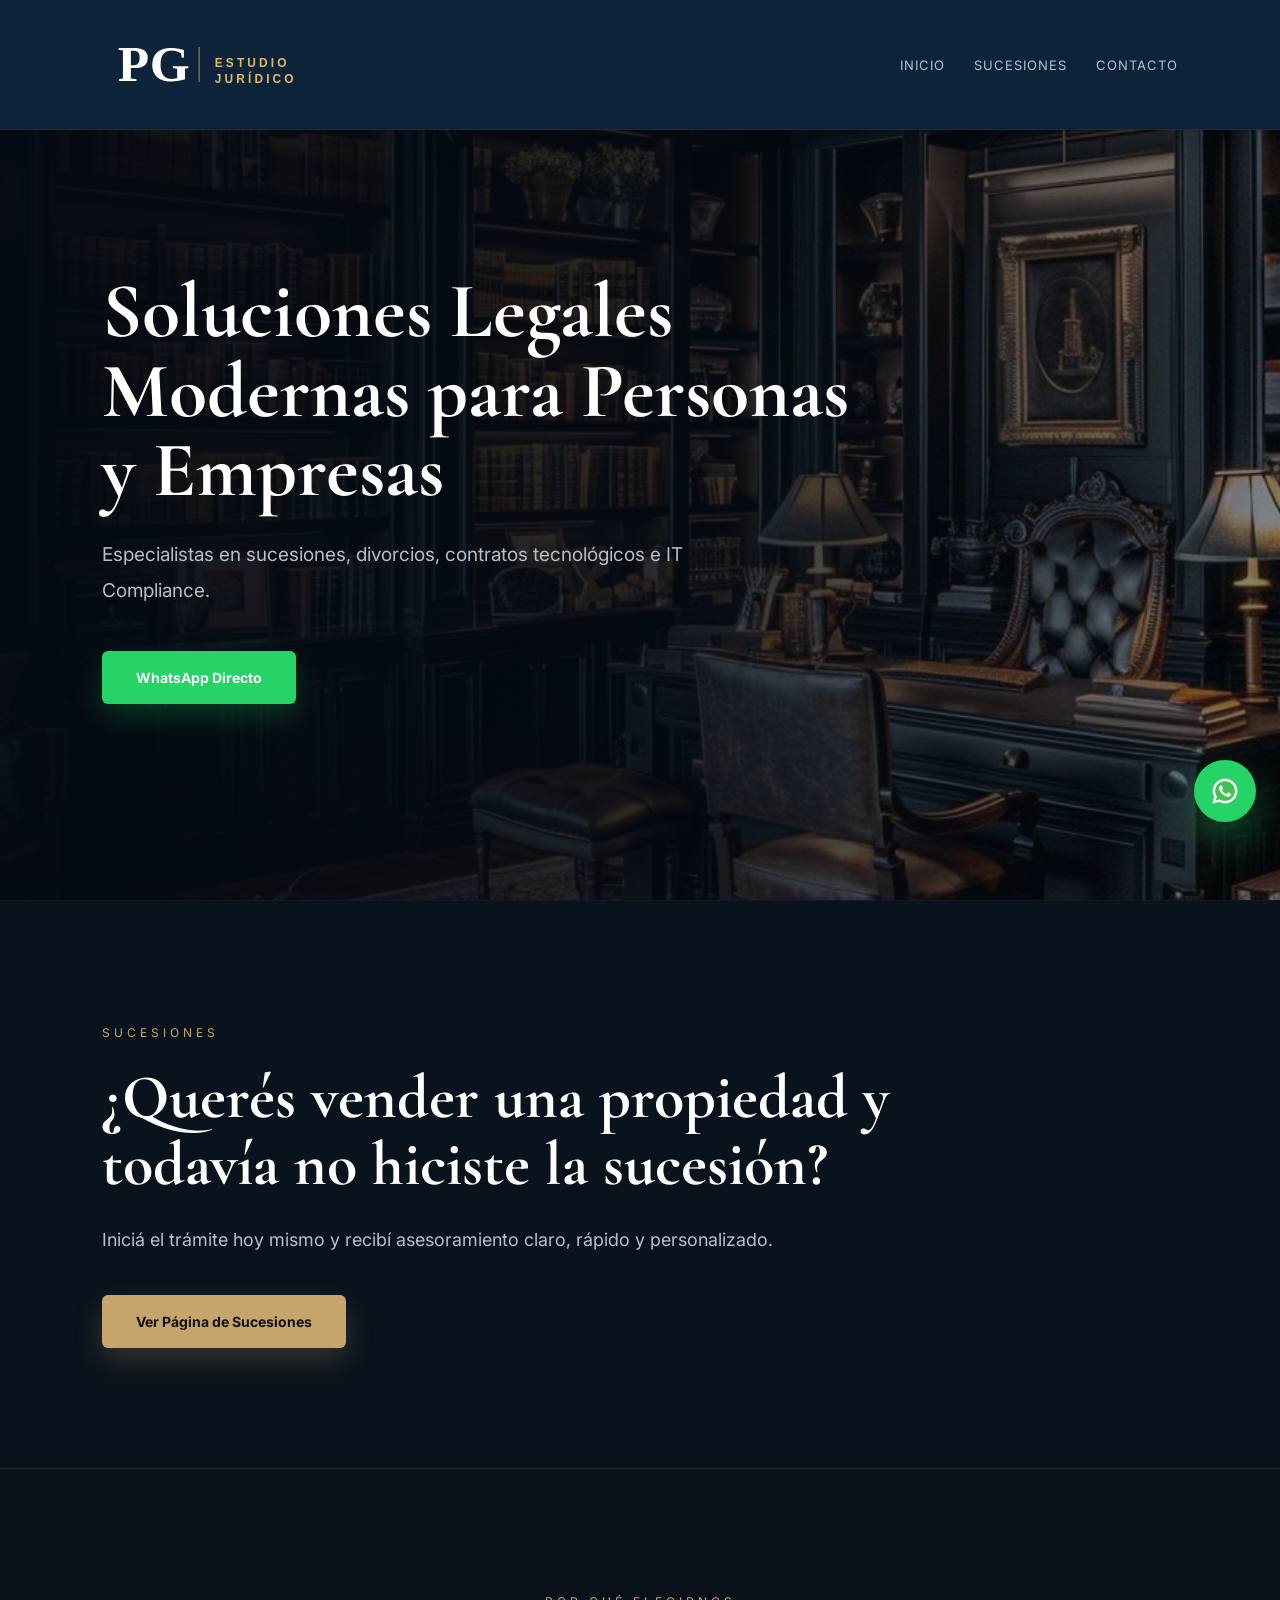
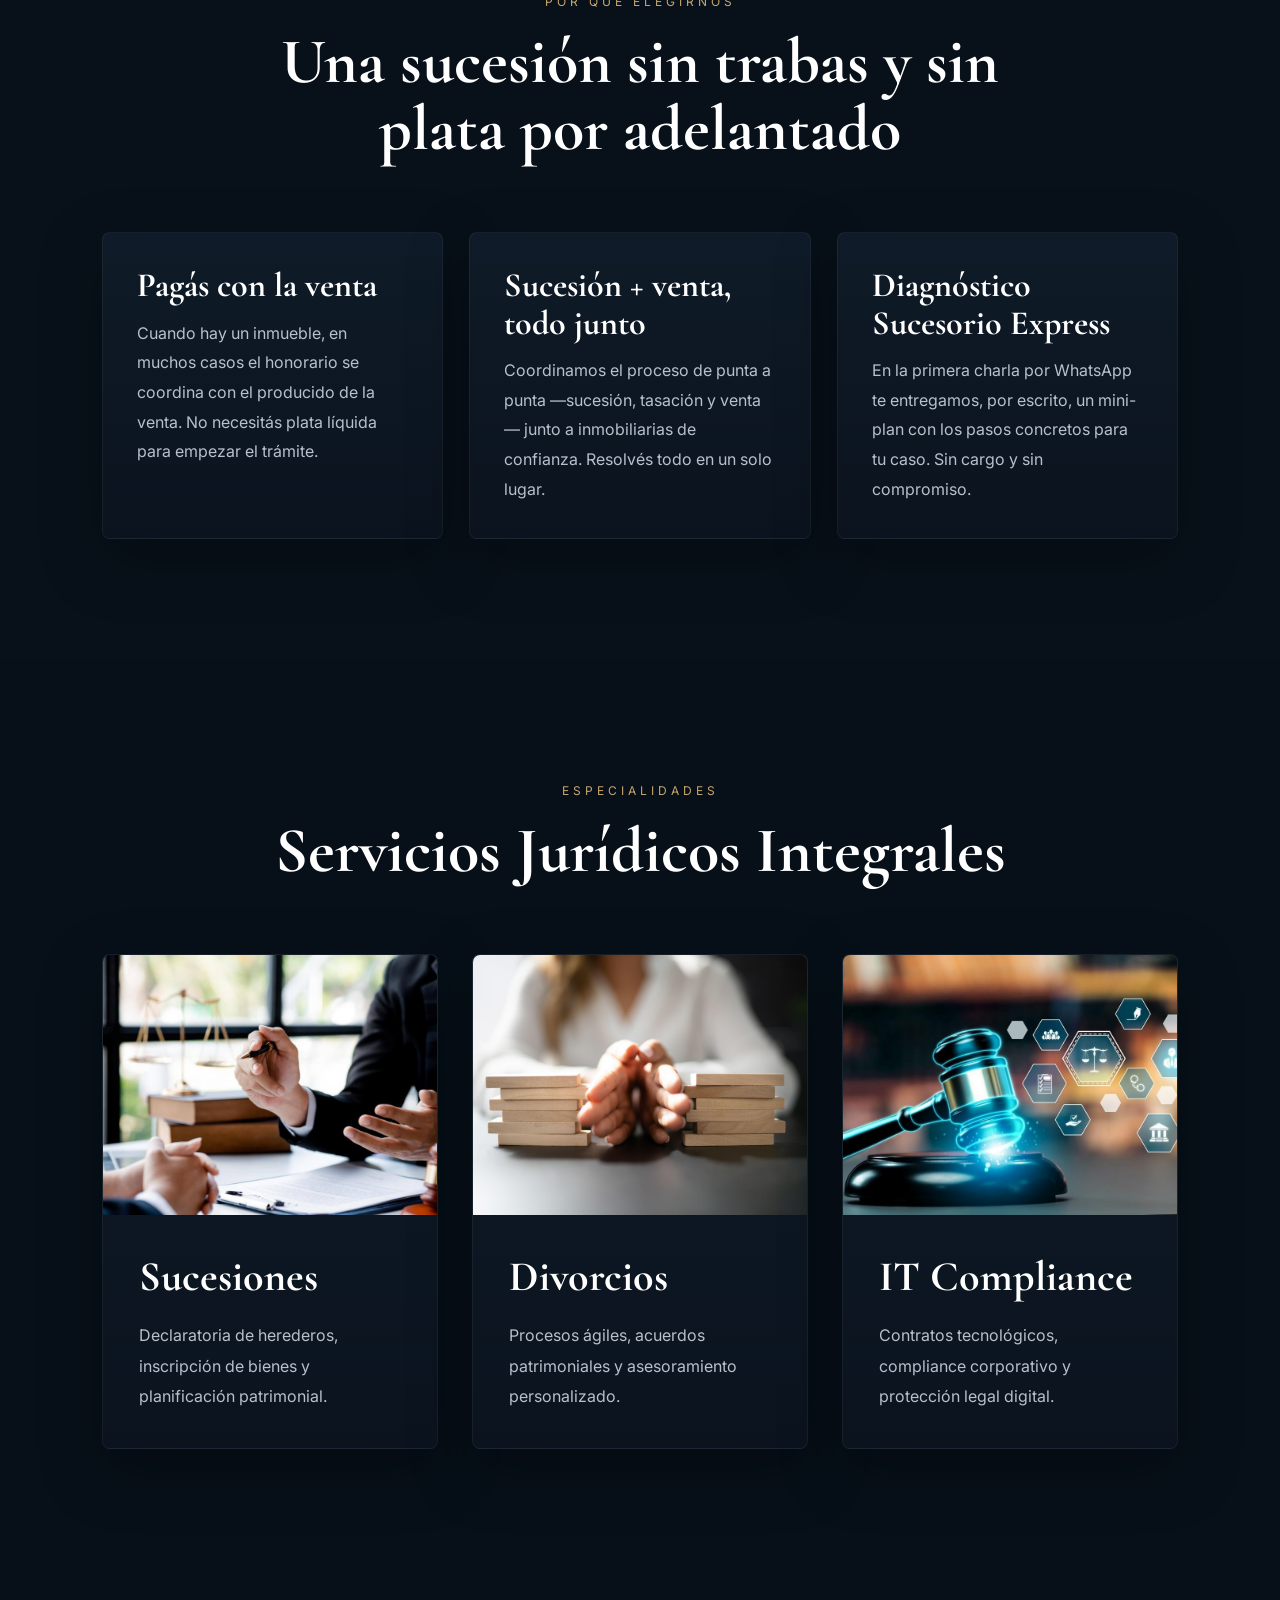
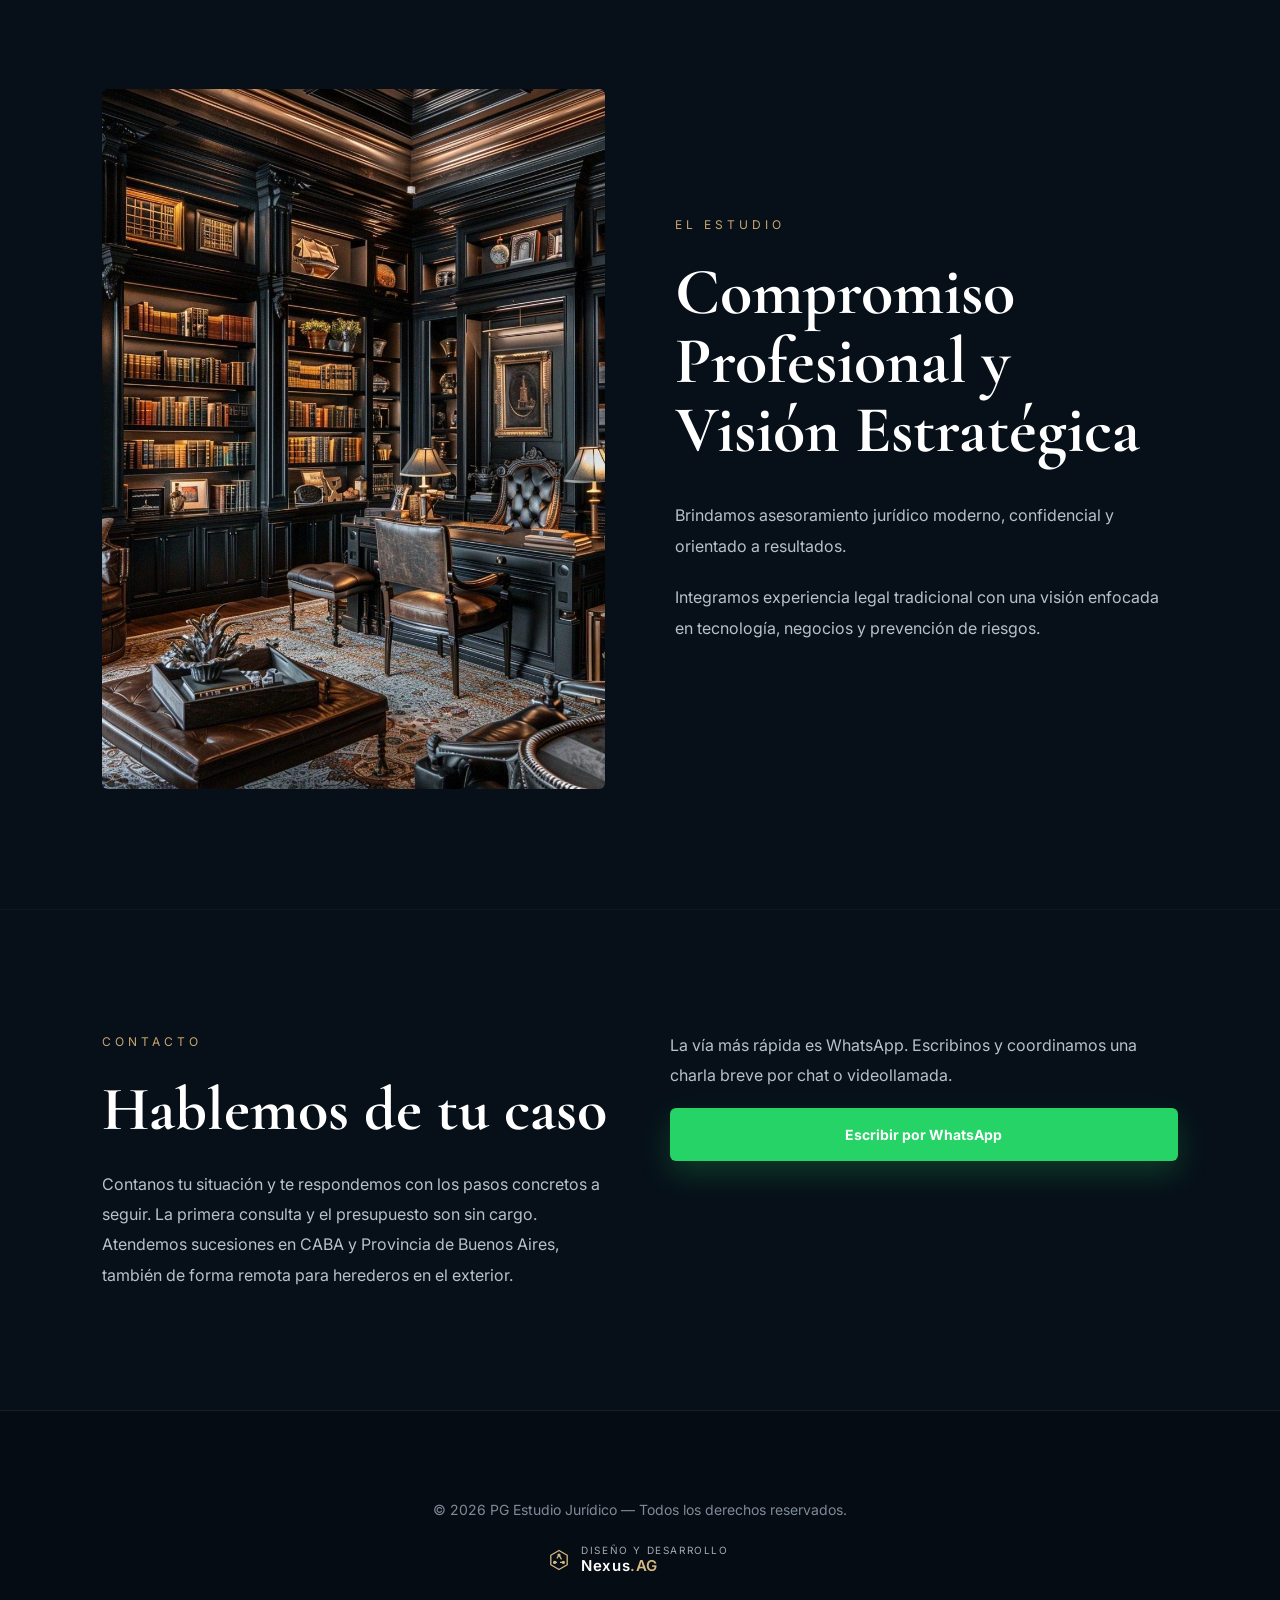
<file: index.html>
<!DOCTYPE html>
<html lang="es">
<head>

  <meta charset="UTF-8">
  <meta name="viewport" content="width=device-width, initial-scale=1.0">

  <title>PG Estudio Jurídico | Sucesiones, Divorcios e IT Compliance</title>

  <meta name="description" content="Estudio jurídico moderno en CABA y Provincia de Buenos Aires. Sucesiones, divorcios, contratos tecnológicos e IT Compliance. Consultá por WhatsApp.">

  <link rel="canonical" href="https://estudioPG.com.ar/">

  <meta property="og:title" content="PG Estudio Jurídico">
  <meta property="og:description" content="Asesoramiento jurídico moderno en sucesiones, divorcios e IT Compliance.">
  <meta property="og:image" content="https://estudioPG.com.ar/images/sucesiones.jpg">
  <meta property="og:type" content="website">

  <link rel="preconnect" href="https://fonts.googleapis.com">
  <link rel="preconnect" href="https://fonts.gstatic.com" crossorigin>

  <link href="https://fonts.googleapis.com/css2?family=Cormorant+Garamond:wght@500;600;700&family=Inter:wght@300;400;500;600&display=swap" rel="stylesheet">

  <link rel="stylesheet" href="style.css">



  <link rel="stylesheet" href="nexus.css">
</head>

<body>



<header>

  <a href="index.html" class="logo-container">
    <img src="images/PG1.svg" alt="PG Estudio Jurídico" class="logo-img">
  </a>

  <nav class="nav" id="navMenu">
    <a href="index.html">Inicio</a>
    <a href="sucesiones.html">Sucesiones</a>
    <a href="index.html#contacto">Contacto</a>
  </nav>

  <div class="hamburger" id="hamburger">
    <span></span>
    <span></span>
    <span></span>
  </div>

</header>

<!-- HERO -->

<section class="hero" id="inicio">

  <div class="hero-overlay"></div>

  <div class="hero-content">



    <h1>
      Soluciones Legales Modernas
      para Personas y Empresas
    </h1>

    <p>
      Especialistas en sucesiones,
      divorcios, contratos tecnológicos
      e IT Compliance.
    </p>

    <div class="hero-buttons">

     

   <a
  href="https://wa.me/5491132192112"
  target="_blank"
  class="btn-whatsapp"
>
  WhatsApp Directo
</a>

    </div>

  </div>

</section>

<!-- DESTACADO SUCESIONES -->

<section class="featured-sucesiones">

  <div class="featured-content">

    <span class="mini-title">
      SUCESIONES
    </span>

    <h2>
      ¿Querés vender una propiedad
      y todavía no hiciste la sucesión?
    </h2>

    <p>
      Iniciá el trámite hoy mismo y recibí
      asesoramiento claro, rápido y personalizado.
    </p>

    <a
      href="/sucesiones.html"
      class="btn-primary"
    >
      Ver Página de Sucesiones
    </a>

  </div>

</section>

<!-- DIFERENCIALES -->

<section class="guides">

  <div class="section-header">

    <span class="mini-title">
      POR QUÉ ELEGIRNOS
    </span>

    <h2>
      Una sucesión sin trabas
      y sin plata por adelantado
    </h2>

  </div>

  <div class="guides-grid">

    <div class="guide-card">

      <h3>
        Pagás con la venta
      </h3>

      <p>
        Cuando hay un inmueble, en muchos casos el honorario
        se coordina con el producido de la venta. No necesitás
        plata líquida para empezar el trámite.
      </p>

    </div>

    <div class="guide-card">

      <h3>
        Sucesión + venta, todo junto
      </h3>

      <p>
        Coordinamos el proceso de punta a punta —sucesión,
        tasación y venta— junto a inmobiliarias de confianza.
        Resolvés todo en un solo lugar.
      </p>

    </div>

    <div class="guide-card">

      <h3>
        Diagnóstico Sucesorio Express
      </h3>

      <p>
        En la primera charla por WhatsApp te entregamos, por
        escrito, un mini-plan con los pasos concretos para tu
        caso. Sin cargo y sin compromiso.
      </p>

    </div>

  </div>

</section>


<!-- SERVICIOS -->

<section class="services" id="areas">

  <div class="section-header">

    <span class="mini-title">
      Especialidades
    </span>

    <h2>
      Servicios Jurídicos Integrales
    </h2>

  </div>

  <div class="services-grid">

    <!-- SUCESIONES -->

    <a
      href="/sucesiones.html"
      class="service-card"
    >

      <div class="service-image">

        <img
          src="images/sucesiones.jpg"
          alt="Sucesiones"
        >

      </div>

      <div class="service-content">

        <h3>
          Sucesiones
        </h3>

        <p>
          Declaratoria de herederos,
          inscripción de bienes
          y planificación patrimonial.
        </p>

      </div>

    </a>

    <!-- DIVORCIOS -->

    <div class="service-card">

      <div class="service-image">

        <img
          src="images/divorcios.jpg"
          alt="Divorcios"
        >

      </div>

      <div class="service-content">

        <h3>
          Divorcios
        </h3>

        <p>
          Procesos ágiles,
          acuerdos patrimoniales
          y asesoramiento personalizado.
        </p>

      </div>

    </div>

    <!-- COMPLIANCE -->

    <div class="service-card">

      <div class="service-image">

        <img
          src="images/compliance.jpg"
          alt="IT Compliance"
        >

      </div>

      <div class="service-content">

        <h3>
          IT Compliance
        </h3>

        <p>
          Contratos tecnológicos,
          compliance corporativo
          y protección legal digital.
        </p>

      </div>

    </div>

  </div>

</section>

<!-- ABOUT -->

<section class="about" id="nosotros">

  <div class="about-image">

    <img
      src="images/hero.jpg"
      alt="PG Estudio Jurídico"
    >

  </div>

  <div class="about-content">

    <span class="mini-title">
      EL ESTUDIO
    </span>

    <h2>
      Compromiso Profesional
      y Visión Estratégica
    </h2>

    <p>
      Brindamos asesoramiento jurídico moderno,
      confidencial y orientado a resultados.
    </p>

    <p>
      Integramos experiencia legal tradicional
      con una visión enfocada en tecnología,
      negocios y prevención de riesgos.
    </p>

  </div>

</section>




<!-- CONTACTO -->

<section class="contact" id="contacto">

  <div>

    <span class="mini-title">
      CONTACTO
    </span>

    <h2>
      Hablemos de tu caso
    </h2>

    <p>
      Contanos tu situación y te respondemos con los pasos
      concretos a seguir. La primera consulta y el presupuesto
      son sin cargo.
    </p>

    <p>
      Atendemos sucesiones en CABA y Provincia de Buenos Aires,
      también de forma remota para herederos en el exterior.
    </p>

  </div>

  <div class="contact-form">

    <p>
      La vía más rápida es WhatsApp. Escribinos y coordinamos
      una charla breve por chat o videollamada.
    </p>

    <a
      href="https://wa.me/5491132192112?text=Hola%2C%20quiero%20una%20consulta%20sobre%20mi%20caso"
      target="_blank"
      class="btn-whatsapp"
    >
      Escribir por WhatsApp
    </a>

  </div>

</section>


<!-- FOOTER -->

<footer>



  <div class="footer-bottom">

    © 2026 PG Estudio Jurídico —
    Todos los derechos reservados. 

  </div>

  <div class="nexus-firma">
    <a class="nexus-credit" href="https://nexus-ag.vercel.app/?utm_source=galeppiestudio&utm_medium=credito" target="_blank" rel="noopener" title="Diseño y desarrollo: Nexus.AG">
      <svg class="nexus-mark" viewBox="0 0 24 24" aria-hidden="true">
        <path d="M12 2.5 20.2 7.25v9.5L12 21.5 3.8 16.75v-9.5Z" fill="none" stroke="currentColor" stroke-width="1.3" stroke-linejoin="round"/>
        <path class="flujo" d="M12 7 7.6 14.4h8.8Z" fill="none" stroke="currentColor" stroke-width="1.3" stroke-linejoin="round"/>
        <circle class="n n1" cx="12" cy="7" r="1.6" fill="currentColor"/>
        <circle class="n n2" cx="16.4" cy="14.4" r="1.6" fill="currentColor"/>
        <circle class="n n3" cx="7.6" cy="14.4" r="1.6" fill="currentColor"/>
      </svg>
      <span class="nexus-txt"><small>Diseño y desarrollo</small><b>Nexus<em>.AG</em></b></span>
    </a>
  </div>
</footer>



<!-- WHATSAPP FLOAT -->
<a
  href="https://wa.me/5491132192112"
  target="_blank"
  class="whatsapp-float"
>
  <img src="images/whatsapp.png" alt="WhatsApp">
</a>


<script src="nav.js"></script>
</body>
</html>
</file>
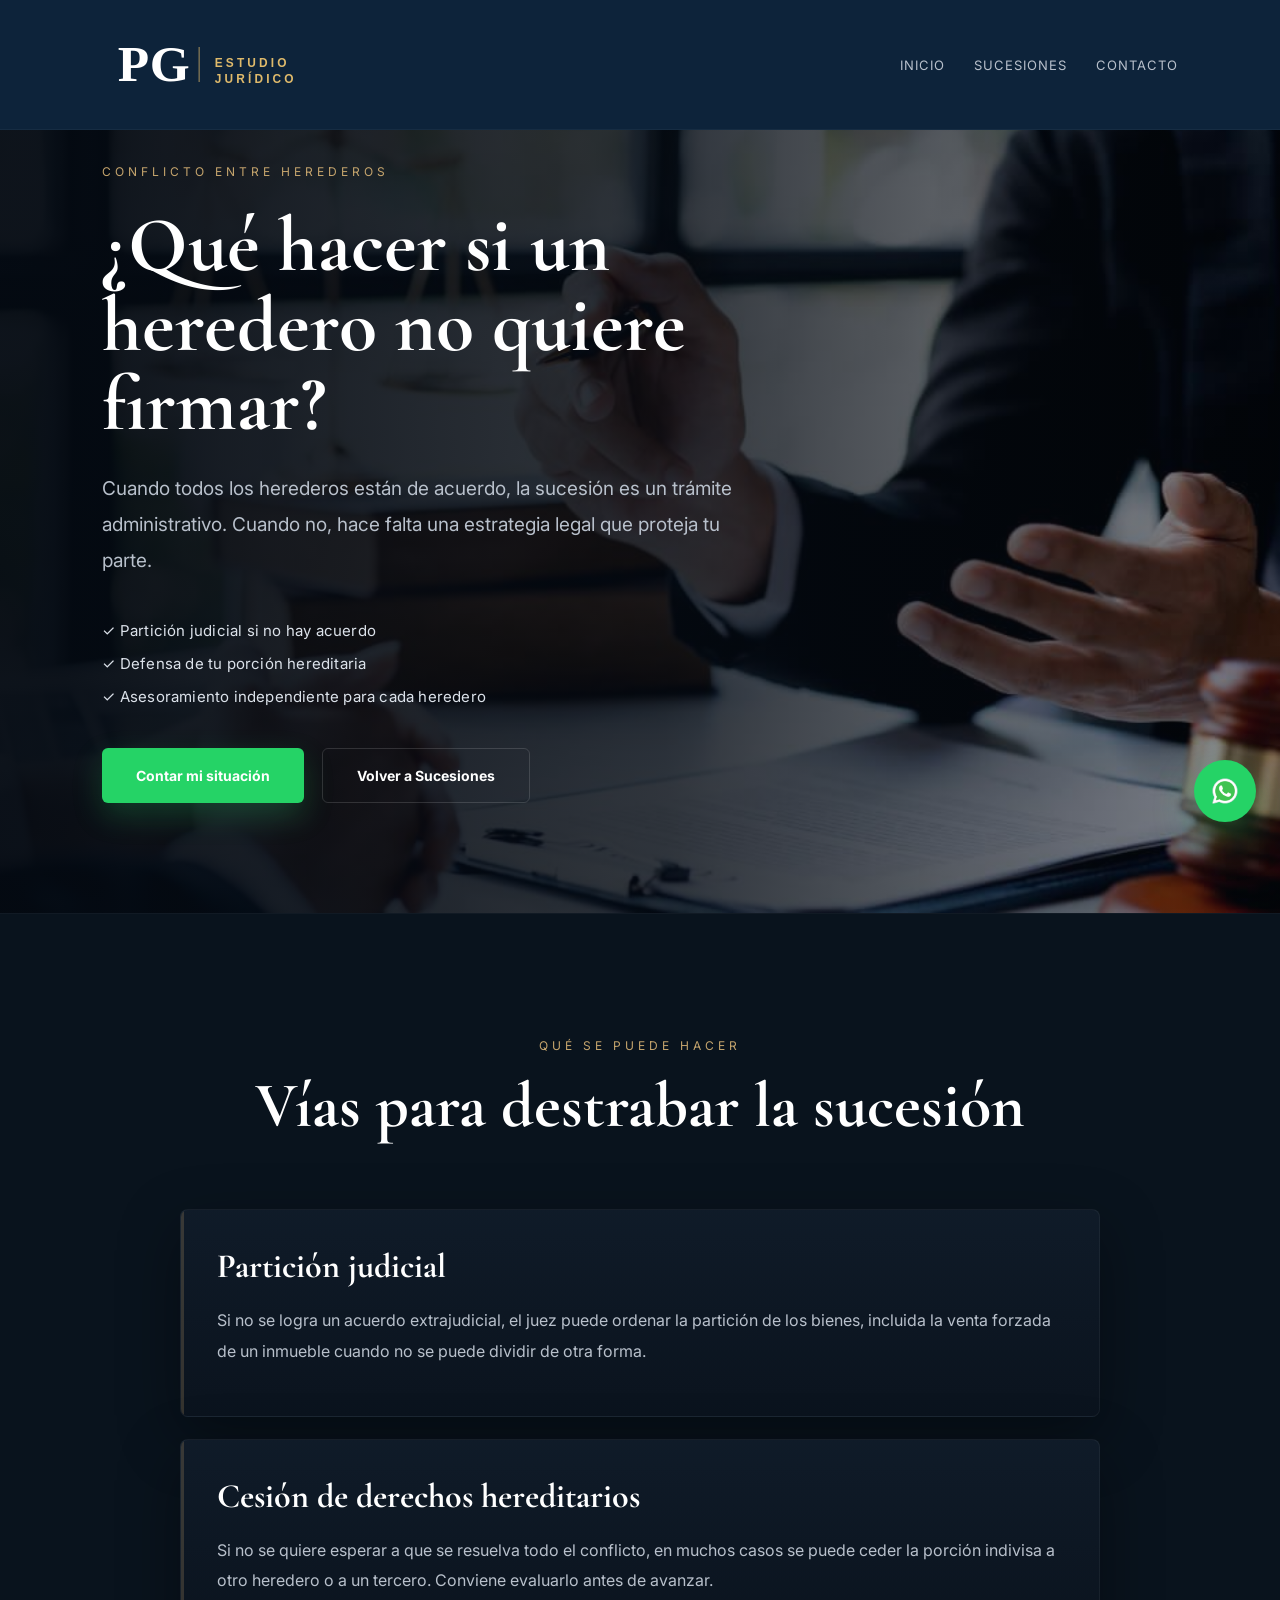
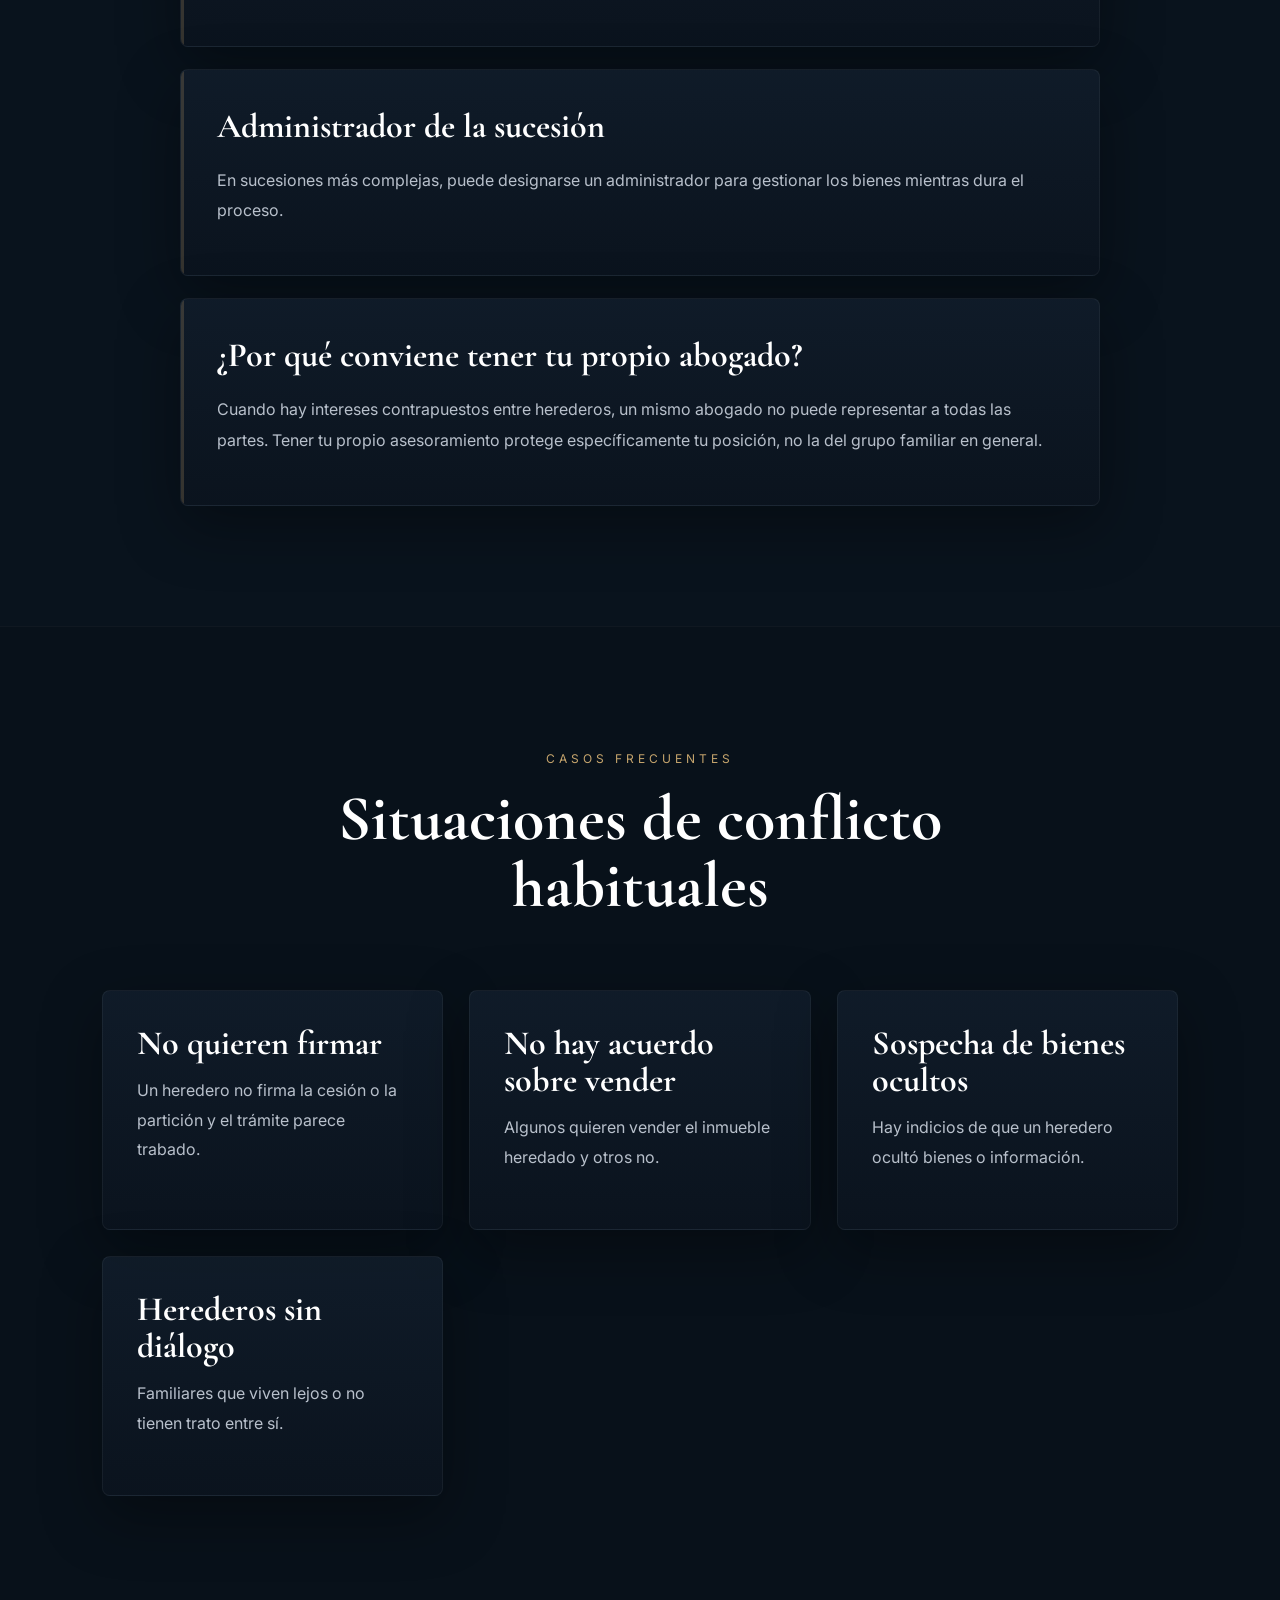
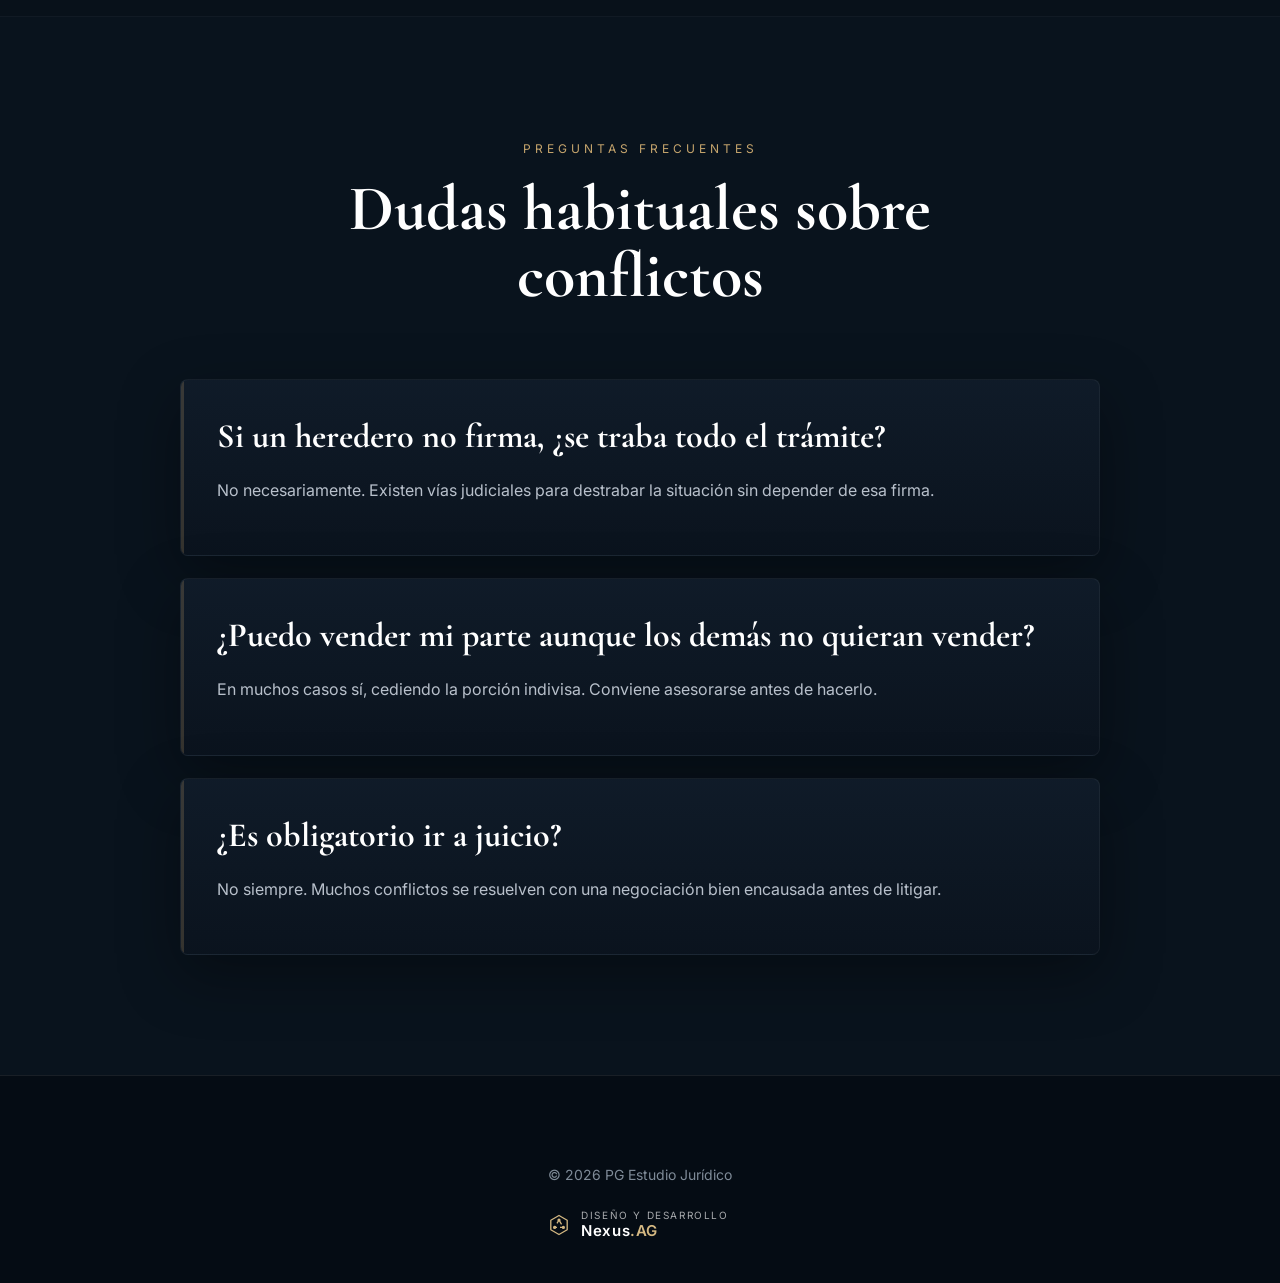
<file: conflicto-entre-herederos.html>
<!DOCTYPE html>
<html lang="es">
<head>

  <meta charset="UTF-8">
  <meta name="viewport" content="width=device-width, initial-scale=1.0">

  <title>¿Qué hacer si un heredero no quiere firmar? | PG Estudio Jurídico</title>

  <meta name="description" content="Qué hacer si un heredero no quiere firmar o no hay acuerdo en una sucesión. Partición judicial, mediación y cómo proteger tus derechos.">

  <link rel="canonical" href="https://estudioPG.com.ar/conflicto-entre-herederos.html">

  <meta property="og:title" content="¿Qué hacer si un heredero no quiere firmar?">
  <meta property="og:description" content="Partición judicial, cesión de derechos y cómo proteger tu porción hereditaria.">
  <meta property="og:image" content="https://estudioPG.com.ar/images/sucesiones.jpg">
  <meta property="og:type" content="website">

  <link rel="preconnect" href="https://fonts.googleapis.com">
  <link rel="preconnect" href="https://fonts.gstatic.com" crossorigin>

  <link href="https://fonts.googleapis.com/css2?family=Cormorant+Garamond:wght@500;600;700&family=Inter:wght@300;400;500;600&display=swap" rel="stylesheet">

  <link rel="stylesheet" href="style.css">

  <script>
    window.POL_ASSISTANT = {
      name: "Max",
      greeting: "Hola 👋 ¿Tenés un problema con otro heredero?",
      avatar: "images/max.jpg"
    };
  </script>

  <link rel="stylesheet" href="nexus.css">
</head>

<body>

<div id="pol-chat-root"></div>

<header>

  <a href="index.html" class="logo-container">
    <img src="images/PG1.svg" alt="PG Estudio Jurídico" class="logo-img">
  </a>

  <nav class="nav" id="navMenu">
    <a href="index.html">Inicio</a>
    <a href="sucesiones.html">Sucesiones</a>
    <a href="index.html#contacto">Contacto</a>
  </nav>

  <div class="hamburger" id="hamburger">
    <span></span>
    <span></span>
    <span></span>
  </div>

</header>

<!-- HERO -->

<section class="hero-sucesiones">

  <div class="overlay"></div>

  <div class="hero-content">

    <span class="mini-title">
      CONFLICTO ENTRE HEREDEROS
    </span>

    <h1>
      ¿Qué hacer si un heredero no quiere firmar?
    </h1>

    <p>
      Cuando todos los herederos están de acuerdo, la sucesión es un trámite administrativo. Cuando no, hace falta una estrategia legal que proteja tu parte.
    </p>

    <div class="hero-points">

      <span>
        ✓ Partición judicial si no hay acuerdo
      </span>

      <span>
        ✓ Defensa de tu porción hereditaria
      </span>

      <span>
        ✓ Asesoramiento independiente para cada heredero
      </span>

    </div>

    <div class="hero-buttons">

      <a
        href="https://wa.me/5491132192112?text=Hola%2C%20tengo%20un%20problema%20con%20otro%20heredero"
        target="_blank"
        class="btn-whatsapp"
      >
        Contar mi situación
      </a>

      <a
        href="/sucesiones.html"
        class="btn-secondary"
      >
        Volver a Sucesiones
      </a>

    </div>

  </div>

</section>

<!-- QUÉ SE PUEDE HACER -->

<section class="faq">

  <div class="section-header">

    <span class="mini-title">
      QUÉ SE PUEDE HACER
    </span>

    <h2>
      Vías para destrabar la sucesión
    </h2>

  </div>

  <div class="faq-container">

    <div class="faq-item">

      <h3>
        Partición judicial
      </h3>

      <p>
        Si no se logra un acuerdo extrajudicial, el juez puede ordenar la partición de los bienes, incluida la venta forzada de un inmueble cuando no se puede dividir de otra forma.
      </p>

    </div>

    <div class="faq-item">

      <h3>
        Cesión de derechos hereditarios
      </h3>

      <p>
        Si no se quiere esperar a que se resuelva todo el conflicto, en muchos casos se puede ceder la porción indivisa a otro heredero o a un tercero. Conviene evaluarlo antes de avanzar.
      </p>

    </div>

    <div class="faq-item">

      <h3>
        Administrador de la sucesión
      </h3>

      <p>
        En sucesiones más complejas, puede designarse un administrador para gestionar los bienes mientras dura el proceso.
      </p>

    </div>

    <div class="faq-item">

      <h3>
        ¿Por qué conviene tener tu propio abogado?
      </h3>

      <p>
        Cuando hay intereses contrapuestos entre herederos, un mismo abogado no puede representar a todas las partes. Tener tu propio asesoramiento protege específicamente tu posición, no la del grupo familiar en general.
      </p>

    </div>

  </div>

</section>

<!-- CASOS FRECUENTES -->

<section class="guides cases-section">

  <div class="section-header">

    <span class="mini-title">
      CASOS FRECUENTES
    </span>

    <h2>
      Situaciones de conflicto habituales
    </h2>

  </div>

  <div class="guides-grid">

    <div class="guide-card">

      <h3>
        No quieren firmar
      </h3>

      <p>
        Un heredero no firma la cesión o la partición y el trámite parece trabado.
      </p>

    </div>

    <div class="guide-card">

      <h3>
        No hay acuerdo sobre vender
      </h3>

      <p>
        Algunos quieren vender el inmueble heredado y otros no.
      </p>

    </div>

    <div class="guide-card">

      <h3>
        Sospecha de bienes ocultos
      </h3>

      <p>
        Hay indicios de que un heredero ocultó bienes o información.
      </p>

    </div>

    <div class="guide-card">

      <h3>
        Herederos sin diálogo
      </h3>

      <p>
        Familiares que viven lejos o no tienen trato entre sí.
      </p>

    </div>

  </div>

</section>

<!-- PREGUNTAS FRECUENTES -->

<section class="faq">

  <div class="section-header">

    <span class="mini-title">
      PREGUNTAS FRECUENTES
    </span>

    <h2>
      Dudas habituales sobre conflictos
    </h2>

  </div>

  <div class="faq-container">

    <div class="faq-item">

      <h3>
        Si un heredero no firma, ¿se traba todo el trámite?
      </h3>

      <p>
        No necesariamente. Existen vías judiciales para destrabar la situación sin depender de esa firma.
      </p>

    </div>

    <div class="faq-item">

      <h3>
        ¿Puedo vender mi parte aunque los demás no quieran vender?
      </h3>

      <p>
        En muchos casos sí, cediendo la porción indivisa. Conviene asesorarse antes de hacerlo.
      </p>

    </div>

    <div class="faq-item">

      <h3>
        ¿Es obligatorio ir a juicio?
      </h3>

      <p>
        No siempre. Muchos conflictos se resuelven con una negociación bien encausada antes de litigar.
      </p>

    </div>

  </div>

</section>

<!-- FOOTER -->

<footer>

  <div class="footer-bottom">

    © 2026 PG Estudio Jurídico

  </div>

  <div class="nexus-firma">
    <a class="nexus-credit" href="https://nexus-ag.vercel.app/?utm_source=galeppiestudio&utm_medium=credito" target="_blank" rel="noopener" title="Diseño y desarrollo: Nexus.AG">
      <svg class="nexus-mark" viewBox="0 0 24 24" aria-hidden="true">
        <path d="M12 2.5 20.2 7.25v9.5L12 21.5 3.8 16.75v-9.5Z" fill="none" stroke="currentColor" stroke-width="1.3" stroke-linejoin="round"/>
        <path class="flujo" d="M12 7 7.6 14.4h8.8Z" fill="none" stroke="currentColor" stroke-width="1.3" stroke-linejoin="round"/>
        <circle class="n n1" cx="12" cy="7" r="1.6" fill="currentColor"/>
        <circle class="n n2" cx="16.4" cy="14.4" r="1.6" fill="currentColor"/>
        <circle class="n n3" cx="7.6" cy="14.4" r="1.6" fill="currentColor"/>
      </svg>
      <span class="nexus-txt"><small>Diseño y desarrollo</small><b>Nexus<em>.AG</em></b></span>
    </a>
  </div>
</footer>

<!-- WHATSAPP FLOAT -->
<a
  href="https://wa.me/5491132192112"
  target="_blank"
  class="whatsapp-float"
>
  <img src="images/whatsapp.png" alt="WhatsApp"></a>


<script src="nav.js"></script>
</body>
</html>
</file>
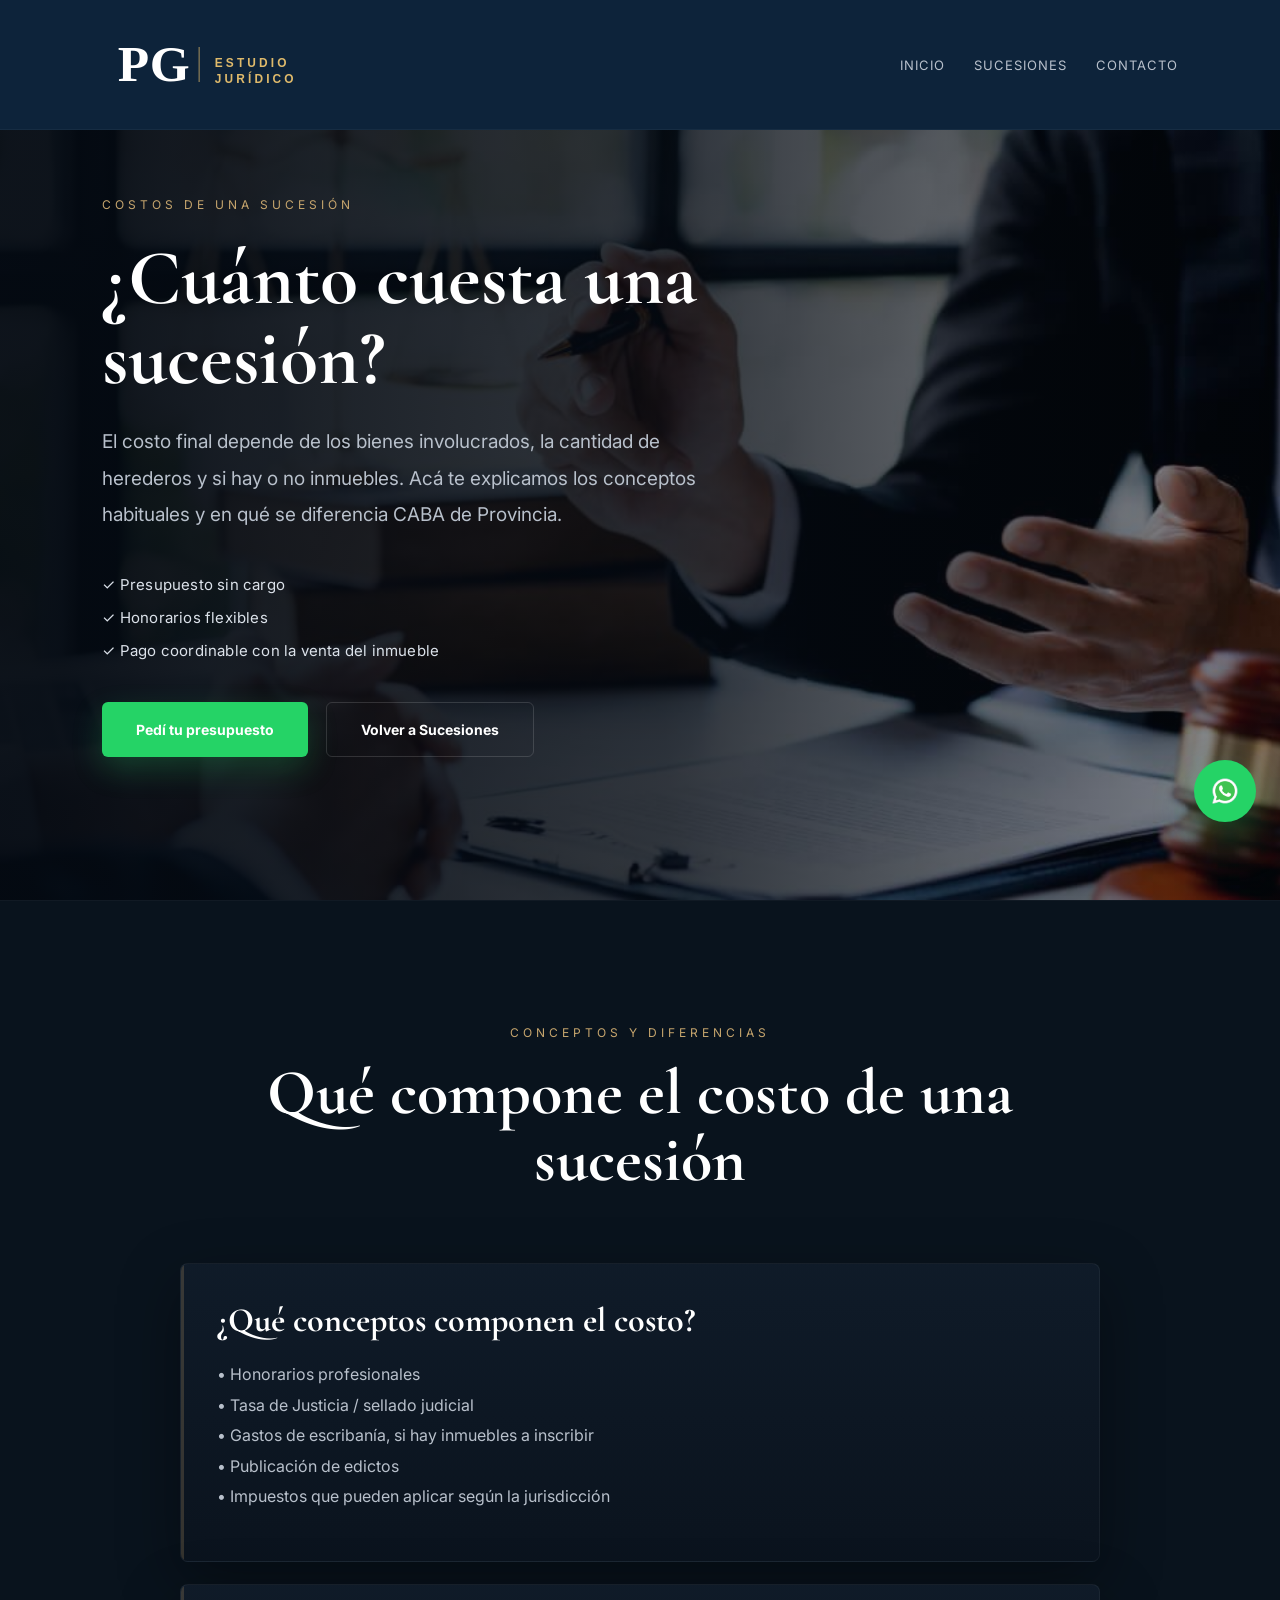
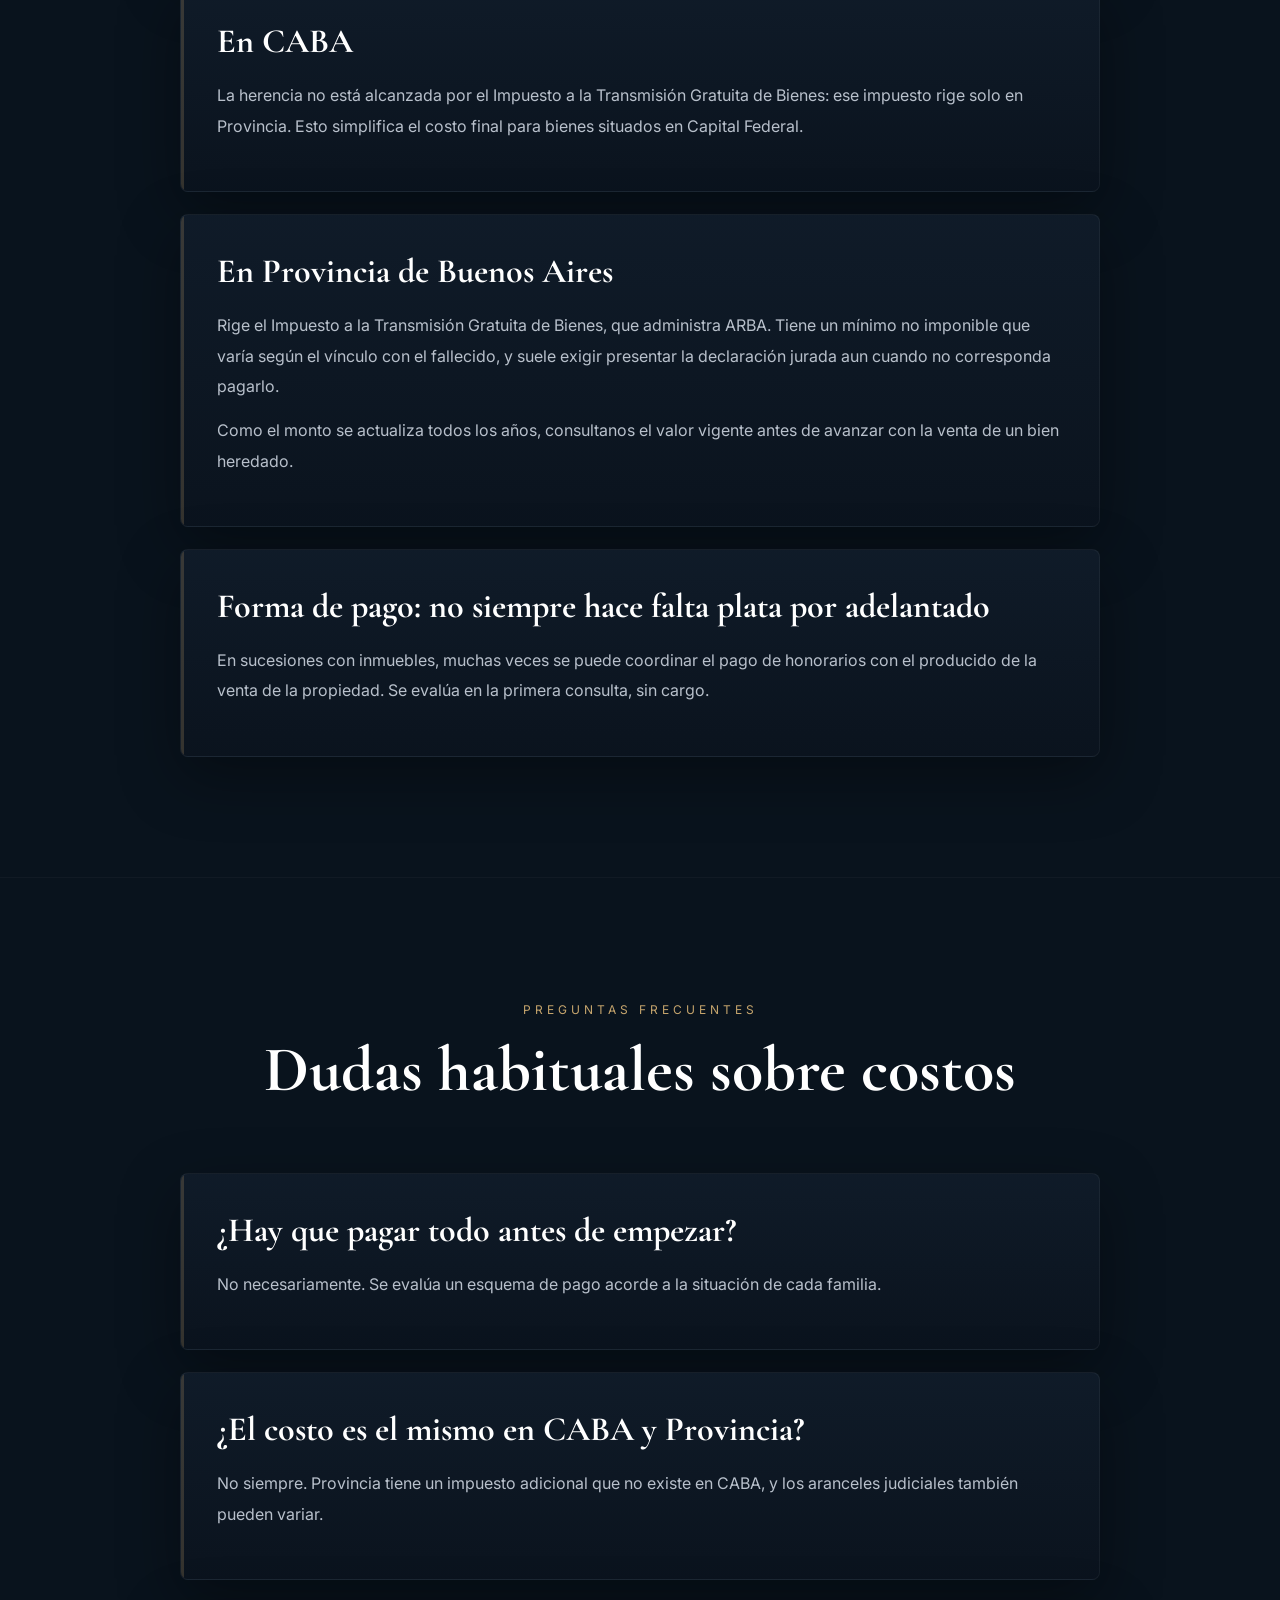
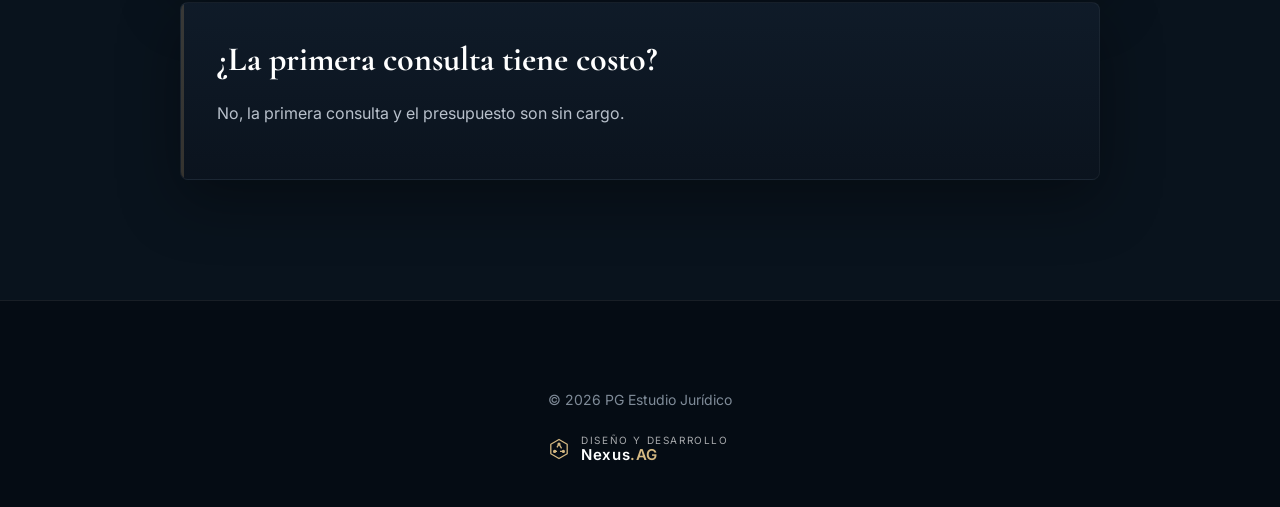
<file: cuanto-cuesta-una-sucesion.html>
<!DOCTYPE html>
<html lang="es">
<head>

  <meta charset="UTF-8">
  <meta name="viewport" content="width=device-width, initial-scale=1.0">

  <title>¿Cuánto cuesta una sucesión? | PG Estudio Jurídico</title>

  <meta name="description" content="Cuánto cuesta una sucesión en CABA y Provincia de Buenos Aires. Honorarios, tasa de justicia, impuestos y formas de pago.">

  <link rel="canonical" href="https://estudioPG.com.ar/cuanto-cuesta-una-sucesion.html">

  <meta property="og:title" content="¿Cuánto cuesta una sucesión?">
  <meta property="og:description" content="Honorarios, tasa de justicia, impuestos y formas de pago en CABA y Provincia.">
  <meta property="og:image" content="https://estudioPG.com.ar/images/sucesiones.jpg">
  <meta property="og:type" content="website">

  <link rel="preconnect" href="https://fonts.googleapis.com">
  <link rel="preconnect" href="https://fonts.gstatic.com" crossorigin>

  <link href="https://fonts.googleapis.com/css2?family=Cormorant+Garamond:wght@500;600;700&family=Inter:wght@300;400;500;600&display=swap" rel="stylesheet">

  <link rel="stylesheet" href="style.css">

  <script>
    window.POL_ASSISTANT = {
      name: "Max",
      greeting: "Hola 👋 ¿Querés saber cuánto puede costar tu sucesión?",
      avatar: "images/max.jpg"
    };
  </script>

  <link rel="stylesheet" href="nexus.css">
</head>

<body>

<div id="pol-chat-root"></div>

<header>

  <a href="index.html" class="logo-container">
    <img src="images/PG1.svg" alt="PG Estudio Jurídico" class="logo-img">
  </a>

  <nav class="nav" id="navMenu">
    <a href="index.html">Inicio</a>
    <a href="sucesiones.html">Sucesiones</a>
    <a href="index.html#contacto">Contacto</a>
  </nav>

  <div class="hamburger" id="hamburger">
    <span></span>
    <span></span>
    <span></span>
  </div>

</header>

<!-- HERO -->

<section class="hero-sucesiones">

  <div class="overlay"></div>

  <div class="hero-content">

    <span class="mini-title">
      COSTOS DE UNA SUCESIÓN
    </span>

    <h1>
      ¿Cuánto cuesta una sucesión?
    </h1>

    <p>
      El costo final depende de los bienes involucrados, la cantidad de herederos y si hay o no inmuebles. Acá te explicamos los conceptos habituales y en qué se diferencia CABA de Provincia.
    </p>

    <div class="hero-points">

      <span>
        ✓ Presupuesto sin cargo
      </span>

      <span>
        ✓ Honorarios flexibles
      </span>

      <span>
        ✓ Pago coordinable con la venta del inmueble
      </span>

    </div>

    <div class="hero-buttons">

      <a
        href="https://wa.me/5491132192112?text=Hola%2C%20quiero%20saber%20cu%C3%A1nto%20cuesta%20mi%20sucesi%C3%B3n"
        target="_blank"
        class="btn-whatsapp"
      >
        Pedí tu presupuesto
      </a>

      <a
        href="/sucesiones.html"
        class="btn-secondary"
      >
        Volver a Sucesiones
      </a>

    </div>

  </div>

</section>

<!-- CONCEPTOS Y DIFERENCIAS -->

<section class="faq">

  <div class="section-header">

    <span class="mini-title">
      CONCEPTOS Y DIFERENCIAS
    </span>

    <h2>
      Qué compone el costo de una sucesión
    </h2>

  </div>

  <div class="faq-container">

    <div class="faq-item">

      <h3>
        ¿Qué conceptos componen el costo?
      </h3>

      <p>
        • Honorarios profesionales<br>• Tasa de Justicia / sellado judicial<br>• Gastos de escribanía, si hay inmuebles a inscribir<br>• Publicación de edictos<br>• Impuestos que pueden aplicar según la jurisdicción
      </p>

    </div>

    <div class="faq-item">

      <h3>
        En CABA
      </h3>

      <p>
        La herencia no está alcanzada por el Impuesto a la Transmisión Gratuita de Bienes: ese impuesto rige solo en Provincia. Esto simplifica el costo final para bienes situados en Capital Federal.
      </p>

    </div>

    <div class="faq-item">

      <h3>
        En Provincia de Buenos Aires
      </h3>

      <p>
        Rige el Impuesto a la Transmisión Gratuita de Bienes, que administra ARBA. Tiene un mínimo no imponible que varía según el vínculo con el fallecido, y suele exigir presentar la declaración jurada aun cuando no corresponda pagarlo.
      </p>

      <p>
        Como el monto se actualiza todos los años, consultanos el valor vigente antes de avanzar con la venta de un bien heredado.
      </p>

    </div>

    <div class="faq-item">

      <h3>
        Forma de pago: no siempre hace falta plata por adelantado
      </h3>

      <p>
        En sucesiones con inmuebles, muchas veces se puede coordinar el pago de honorarios con el producido de la venta de la propiedad. Se evalúa en la primera consulta, sin cargo.
      </p>

    </div>

  </div>

</section>

<!-- PREGUNTAS FRECUENTES -->

<section class="faq">

  <div class="section-header">

    <span class="mini-title">
      PREGUNTAS FRECUENTES
    </span>

    <h2>
      Dudas habituales sobre costos
    </h2>

  </div>

  <div class="faq-container">

    <div class="faq-item">

      <h3>
        ¿Hay que pagar todo antes de empezar?
      </h3>

      <p>
        No necesariamente. Se evalúa un esquema de pago acorde a la situación de cada familia.
      </p>

    </div>

    <div class="faq-item">

      <h3>
        ¿El costo es el mismo en CABA y Provincia?
      </h3>

      <p>
        No siempre. Provincia tiene un impuesto adicional que no existe en CABA, y los aranceles judiciales también pueden variar.
      </p>

    </div>

    <div class="faq-item">

      <h3>
        ¿La primera consulta tiene costo?
      </h3>

      <p>
        No, la primera consulta y el presupuesto son sin cargo.
      </p>

    </div>

  </div>

</section>

<!-- FOOTER -->

<footer>

  <div class="footer-bottom">

    © 2026 PG Estudio Jurídico

  </div>

  <div class="nexus-firma">
    <a class="nexus-credit" href="https://nexus-ag.vercel.app/?utm_source=galeppiestudio&utm_medium=credito" target="_blank" rel="noopener" title="Diseño y desarrollo: Nexus.AG">
      <svg class="nexus-mark" viewBox="0 0 24 24" aria-hidden="true">
        <path d="M12 2.5 20.2 7.25v9.5L12 21.5 3.8 16.75v-9.5Z" fill="none" stroke="currentColor" stroke-width="1.3" stroke-linejoin="round"/>
        <path class="flujo" d="M12 7 7.6 14.4h8.8Z" fill="none" stroke="currentColor" stroke-width="1.3" stroke-linejoin="round"/>
        <circle class="n n1" cx="12" cy="7" r="1.6" fill="currentColor"/>
        <circle class="n n2" cx="16.4" cy="14.4" r="1.6" fill="currentColor"/>
        <circle class="n n3" cx="7.6" cy="14.4" r="1.6" fill="currentColor"/>
      </svg>
      <span class="nexus-txt"><small>Diseño y desarrollo</small><b>Nexus<em>.AG</em></b></span>
    </a>
  </div>
</footer>

<!-- WHATSAPP FLOAT -->
<a
  href="https://wa.me/5491132192112"
  target="_blank"
  class="whatsapp-float"
>
  <img src="images/whatsapp.png" alt="WhatsApp"></a>


<script src="nav.js"></script>
</body>
</html>
</file>
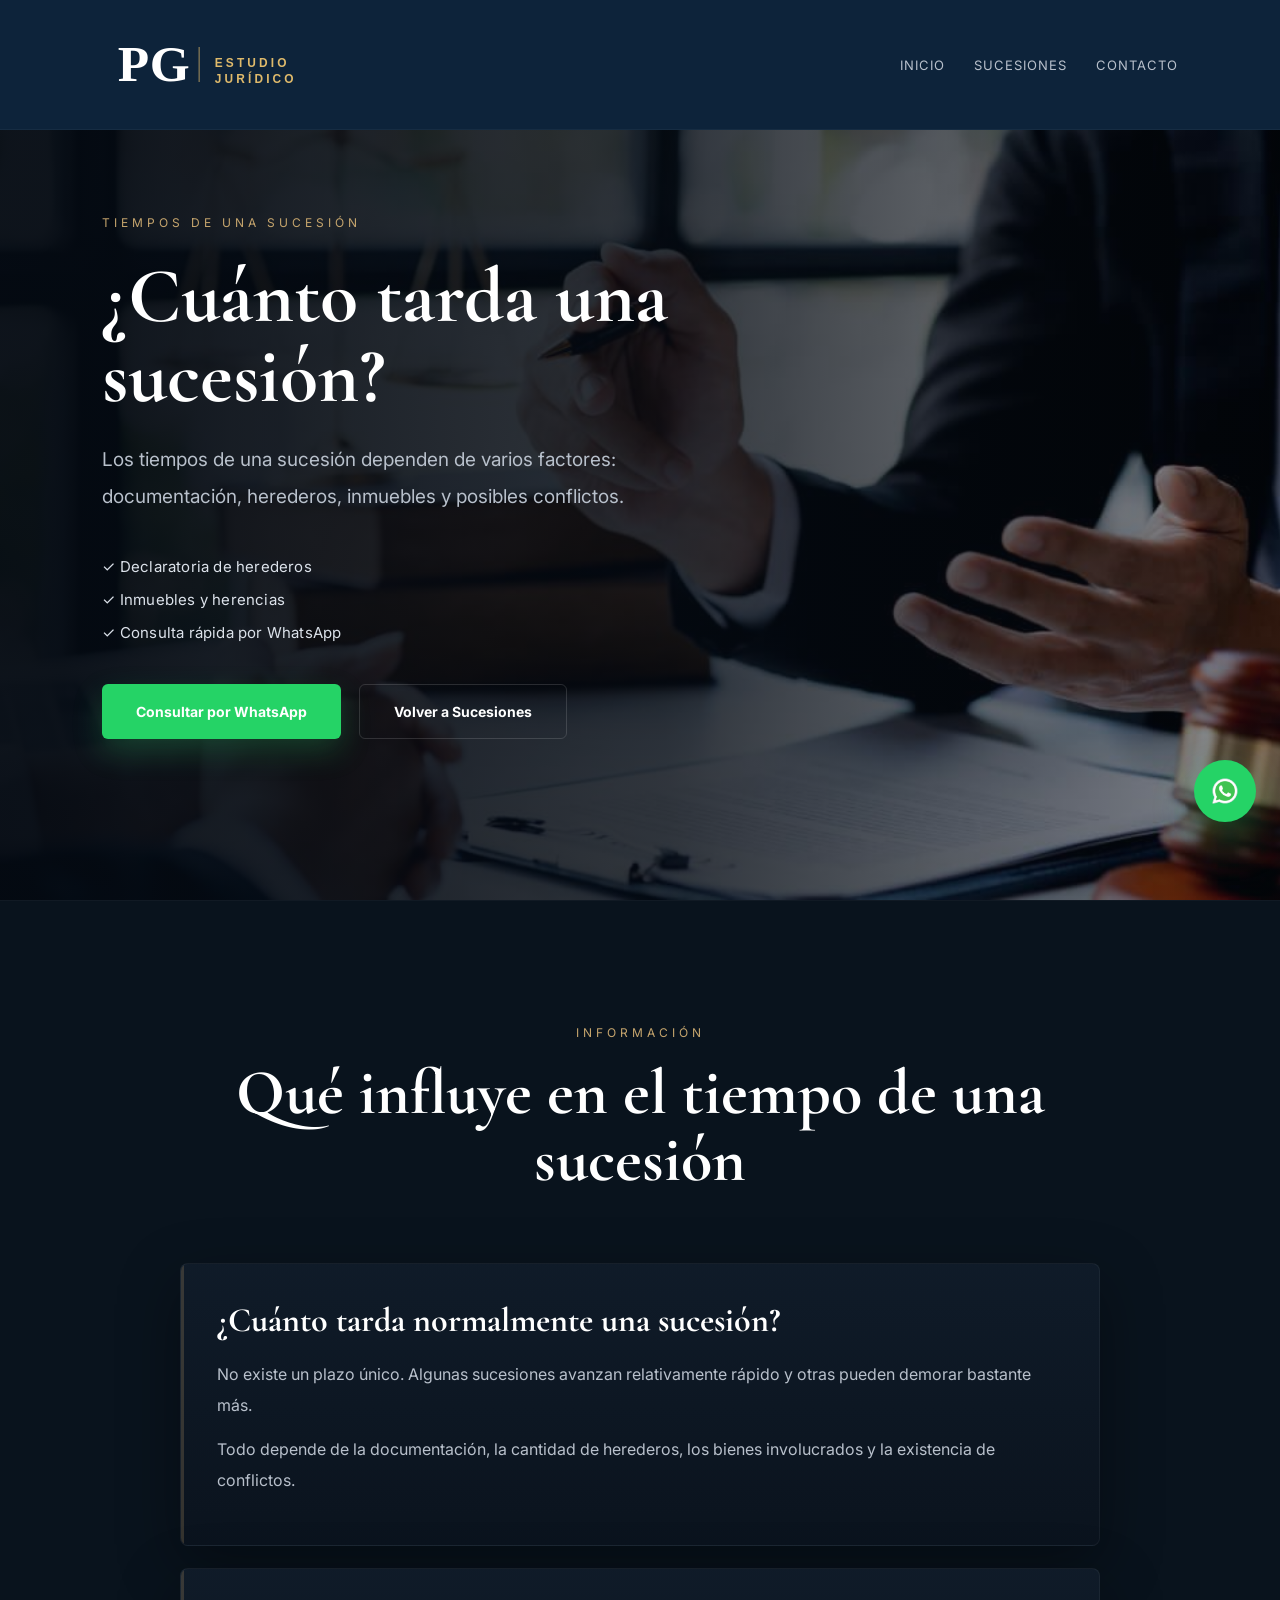
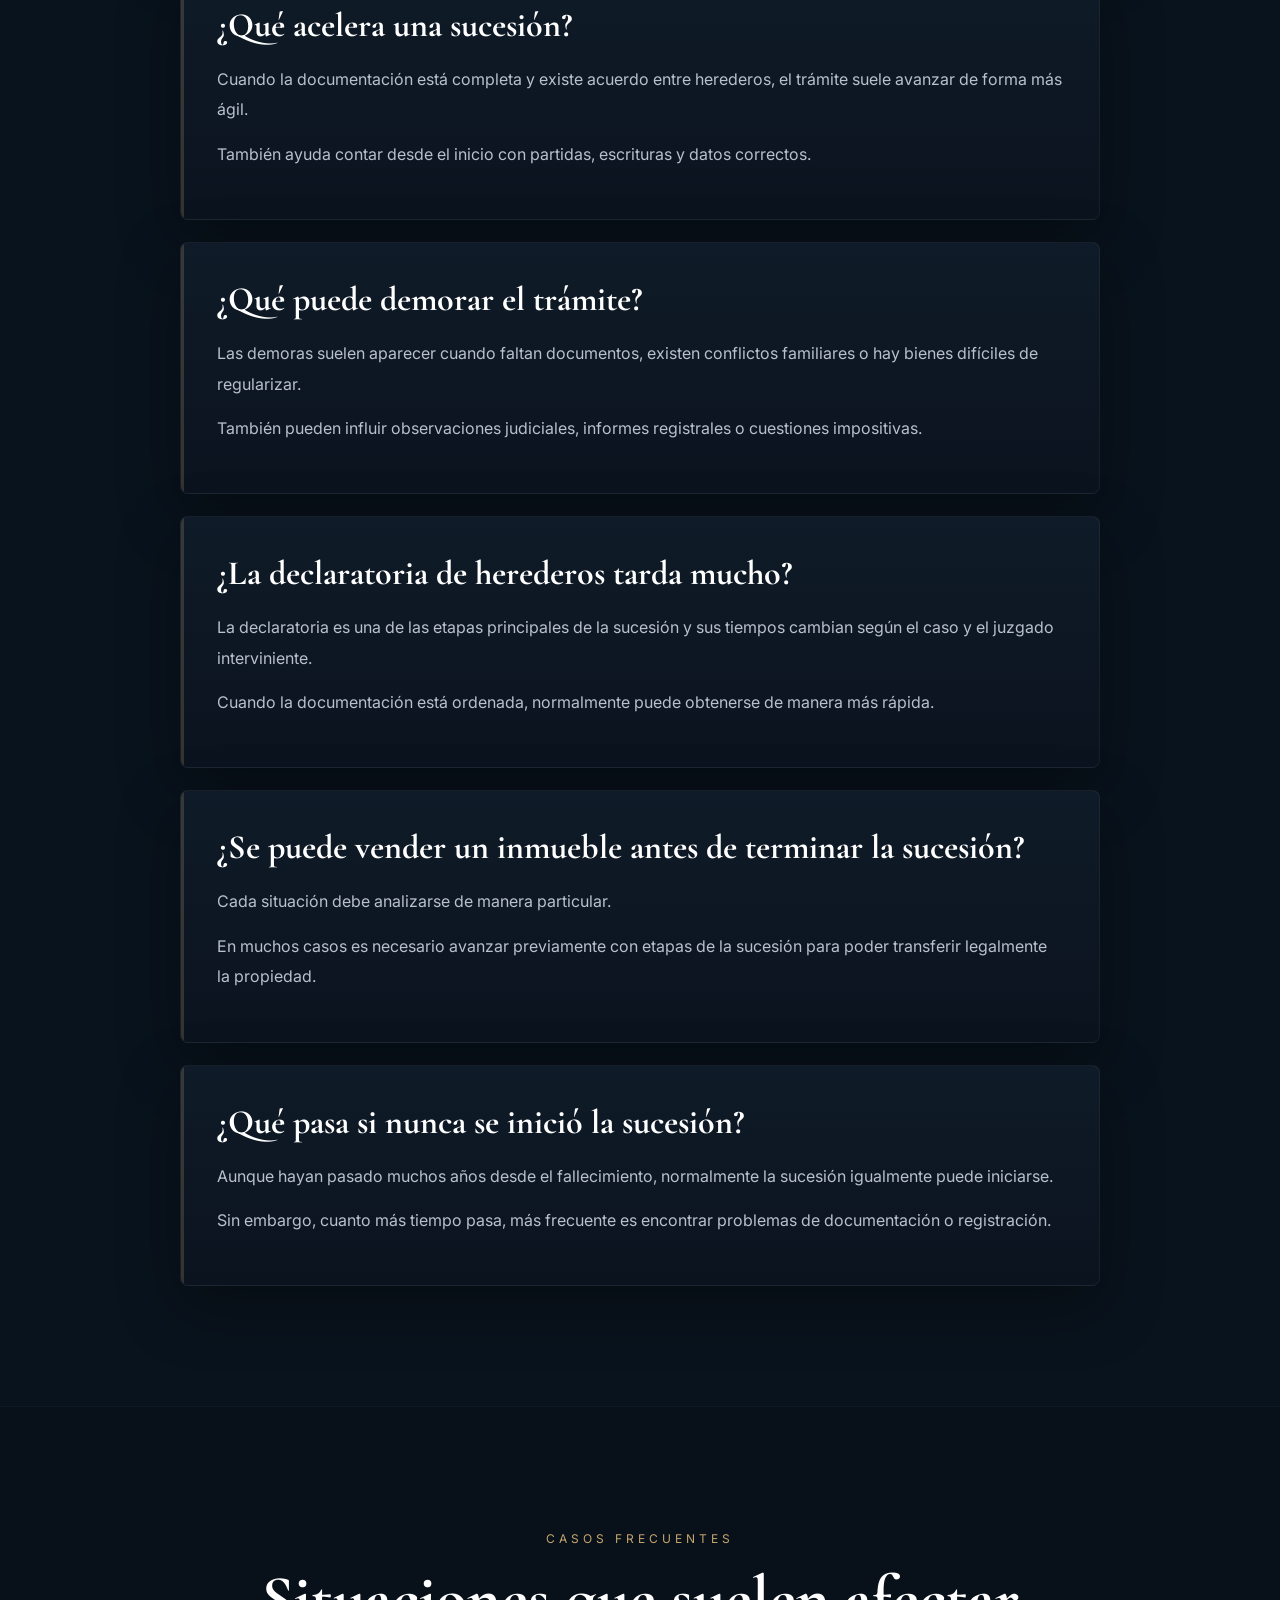
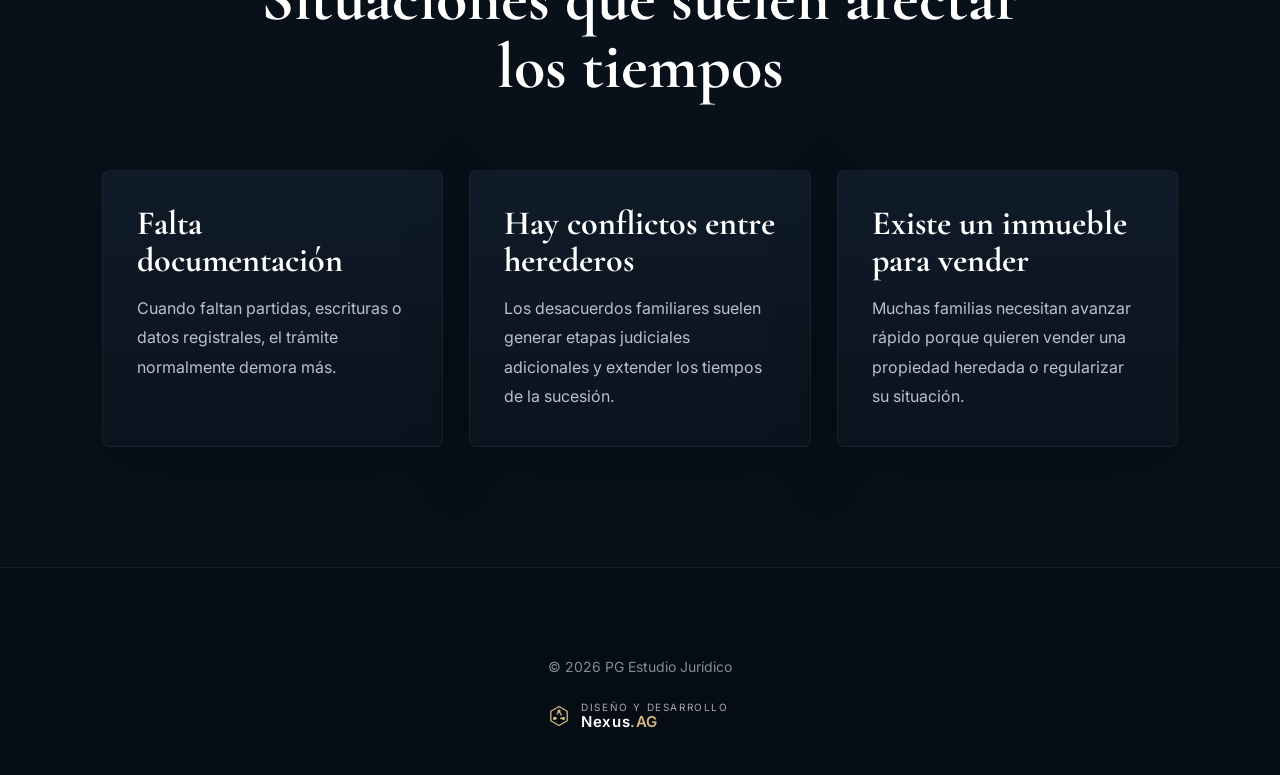
<file: cuanto-tarda-una-sucesion.html>
<!DOCTYPE html>
<html lang="es">
<head>

  <meta charset="UTF-8">
  <meta name="viewport" content="width=device-width, initial-scale=1.0">

  <title>¿Cuánto tarda una sucesión? | PG Estudio Jurídico</title>

  <meta name="description" content="Cuánto tarda una sucesión en Argentina. Tiempos habituales, declaratoria de herederos, inmuebles y factores que pueden acelerar o demorar el trámite.">

  <link rel="canonical" href="https://estudioPG.com.ar/cuanto-tarda-una-sucesion.html">

  <meta property="og:title" content="¿Cuánto tarda una sucesión?">
  <meta property="og:description" content="Conocé cuánto puede tardar una sucesión y qué factores influyen en los tiempos del trámite.">
  <meta property="og:image" content="https://estudioPG.com.ar/images/sucesiones.jpg">
  <meta property="og:type" content="website">

  <link rel="preconnect" href="https://fonts.googleapis.com">
  <link rel="preconnect" href="https://fonts.gstatic.com" crossorigin>

  <link href="https://fonts.googleapis.com/css2?family=Cormorant+Garamond:wght@500;600;700&family=Inter:wght@300;400;500;600&display=swap" rel="stylesheet">

  <link rel="stylesheet" href="style.css">

  <script>
    window.POL_ASSISTANT = {
      name: "Max",
      greeting: "Hola 👋 ¿Querés saber cuánto puede tardar una sucesión?",
      avatar: "images/max.jpg"
    };
  </script>

  <link rel="stylesheet" href="nexus.css">
</head>

<body>

<div id="pol-chat-root"></div>

<header>

 <a href="index.html" class="logo-container">
    <img src="images/PG1.svg" alt="PG Estudio Jurídico" class="logo-img">
  </a>

  <nav class="nav" id="navMenu">

    <a href="index.html">Inicio</a>
    <a href="sucesiones.html">Sucesiones</a>
    <a href="index.html#contacto">Contacto</a>

  </nav>

  <div class="hamburger" id="hamburger">
    <span></span>
    <span></span>
    <span></span>
  </div>

</header>

<!-- HERO -->

<section class="hero-sucesiones">

  <div class="overlay"></div>

  <div class="hero-content">

    <span class="mini-title">
      TIEMPOS DE UNA SUCESIÓN
    </span>

    <h1>
      ¿Cuánto tarda
      una sucesión?
    </h1>

    <p>
      Los tiempos de una sucesión dependen de varios factores:
      documentación, herederos, inmuebles y posibles conflictos.
    </p>

    <div class="hero-points">

      <span>
        ✓ Declaratoria de herederos
      </span>

      <span>
        ✓ Inmuebles y herencias
      </span>

      <span>
        ✓ Consulta rápida por WhatsApp
      </span>

    </div>

    <div class="hero-buttons">

      <a
        href="https://wa.me/5491132192112?text=Hola%2C%20quiero%20consultar%20cu%C3%A1nto%20tarda%20una%20sucesi%C3%B3n"
        target="_blank"
        class="btn-whatsapp"
      >
        Consultar por WhatsApp
      </a>

      <a
        href="/sucesiones.html"
        class="btn-secondary"
      >
        Volver a Sucesiones
      </a>

    </div>

  </div>

</section>

<!-- INFORMACIÓN -->

<section class="faq">

  <div class="section-header">

    <span class="mini-title">
      INFORMACIÓN
    </span>

    <h2>
      Qué influye en el tiempo
      de una sucesión
    </h2>

  </div>

  <div class="faq-container">

    <div class="faq-item">

      <h3>
        ¿Cuánto tarda normalmente una sucesión?
      </h3>

      <p>
        No existe un plazo único.
        Algunas sucesiones avanzan relativamente rápido
        y otras pueden demorar bastante más.
      </p>

      <p>
        Todo depende de la documentación,
        la cantidad de herederos,
        los bienes involucrados
        y la existencia de conflictos.
      </p>

    </div>

    <div class="faq-item">

      <h3>
        ¿Qué acelera una sucesión?
      </h3>

      <p>
        Cuando la documentación está completa
        y existe acuerdo entre herederos,
        el trámite suele avanzar de forma más ágil.
      </p>

      <p>
        También ayuda contar desde el inicio
        con partidas, escrituras y datos correctos.
      </p>

    </div>

    <div class="faq-item">

      <h3>
        ¿Qué puede demorar el trámite?
      </h3>

      <p>
        Las demoras suelen aparecer cuando faltan documentos,
        existen conflictos familiares
        o hay bienes difíciles de regularizar.
      </p>

      <p>
        También pueden influir observaciones judiciales,
        informes registrales o cuestiones impositivas.
      </p>

    </div>

    <div class="faq-item">

      <h3>
        ¿La declaratoria de herederos tarda mucho?
      </h3>

      <p>
        La declaratoria es una de las etapas principales
        de la sucesión y sus tiempos cambian según el caso
        y el juzgado interviniente.
      </p>

      <p>
        Cuando la documentación está ordenada,
        normalmente puede obtenerse de manera más rápida.
      </p>

    </div>

    <div class="faq-item">

      <h3>
        ¿Se puede vender un inmueble antes de terminar la sucesión?
      </h3>

      <p>
        Cada situación debe analizarse de manera particular.
      </p>

      <p>
        En muchos casos es necesario avanzar previamente
        con etapas de la sucesión
        para poder transferir legalmente la propiedad.
      </p>

    </div>

    <div class="faq-item">

      <h3>
        ¿Qué pasa si nunca se inició la sucesión?
      </h3>

      <p>
        Aunque hayan pasado muchos años desde el fallecimiento,
        normalmente la sucesión igualmente puede iniciarse.
      </p>

      <p>
        Sin embargo, cuanto más tiempo pasa,
        más frecuente es encontrar problemas
        de documentación o registración.
      </p>

    </div>

  </div>

</section>

<!-- SITUACIONES -->

<section class="guides cases-section">

  <div class="section-header">

    <span class="mini-title">
      CASOS FRECUENTES
    </span>

    <h2>
      Situaciones que suelen afectar los tiempos
    </h2>

  </div>

  <div class="guides-grid">

    <div class="guide-card">

      <h3>
        Falta documentación
      </h3>

      <p>
        Cuando faltan partidas,
        escrituras o datos registrales,
        el trámite normalmente demora más.
      </p>

    </div>

    <div class="guide-card">

      <h3>
        Hay conflictos entre herederos
      </h3>

      <p>
        Los desacuerdos familiares suelen generar
        etapas judiciales adicionales
        y extender los tiempos de la sucesión.
      </p>

    </div>

    <div class="guide-card">

      <h3>
        Existe un inmueble para vender
      </h3>

      <p>
        Muchas familias necesitan avanzar rápido
        porque quieren vender una propiedad heredada
        o regularizar su situación.
      </p>

    </div>

  </div>

</section>


<!-- FOOTER -->

<footer>

  <div class="footer-bottom">

    © 2026 PG Estudio Jurídico

  </div>

  <div class="nexus-firma">
    <a class="nexus-credit" href="https://nexus-ag.vercel.app/?utm_source=galeppiestudio&utm_medium=credito" target="_blank" rel="noopener" title="Diseño y desarrollo: Nexus.AG">
      <svg class="nexus-mark" viewBox="0 0 24 24" aria-hidden="true">
        <path d="M12 2.5 20.2 7.25v9.5L12 21.5 3.8 16.75v-9.5Z" fill="none" stroke="currentColor" stroke-width="1.3" stroke-linejoin="round"/>
        <path class="flujo" d="M12 7 7.6 14.4h8.8Z" fill="none" stroke="currentColor" stroke-width="1.3" stroke-linejoin="round"/>
        <circle class="n n1" cx="12" cy="7" r="1.6" fill="currentColor"/>
        <circle class="n n2" cx="16.4" cy="14.4" r="1.6" fill="currentColor"/>
        <circle class="n n3" cx="7.6" cy="14.4" r="1.6" fill="currentColor"/>
      </svg>
      <span class="nexus-txt"><small>Diseño y desarrollo</small><b>Nexus<em>.AG</em></b></span>
    </a>
  </div>
</footer>

<!-- WHATSAPP FLOAT -->
<a
  href="https://wa.me/5491132192112"
  target="_blank"
  class="whatsapp-float"
>
  <img src="images/whatsapp.png" alt="WhatsApp"></a>

<script src="nav.js"></script>
</body>
</html>
</file>
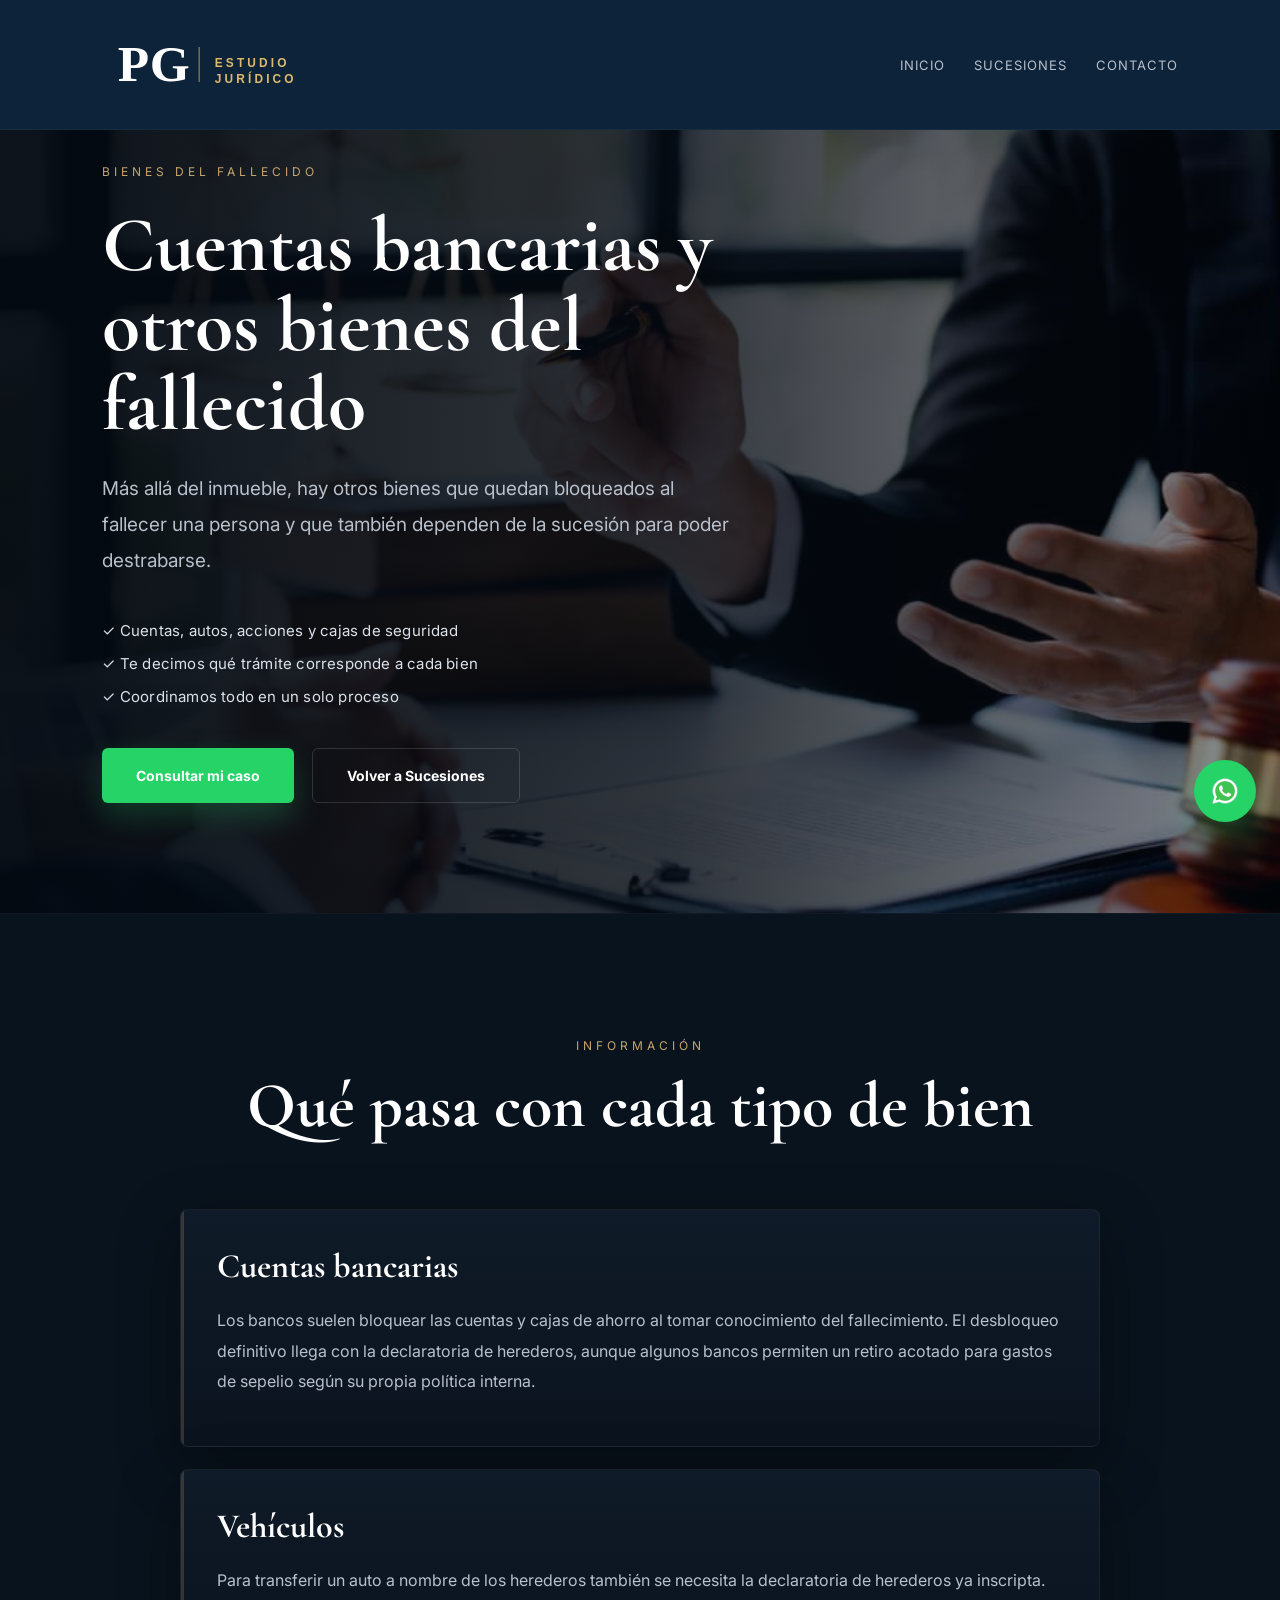
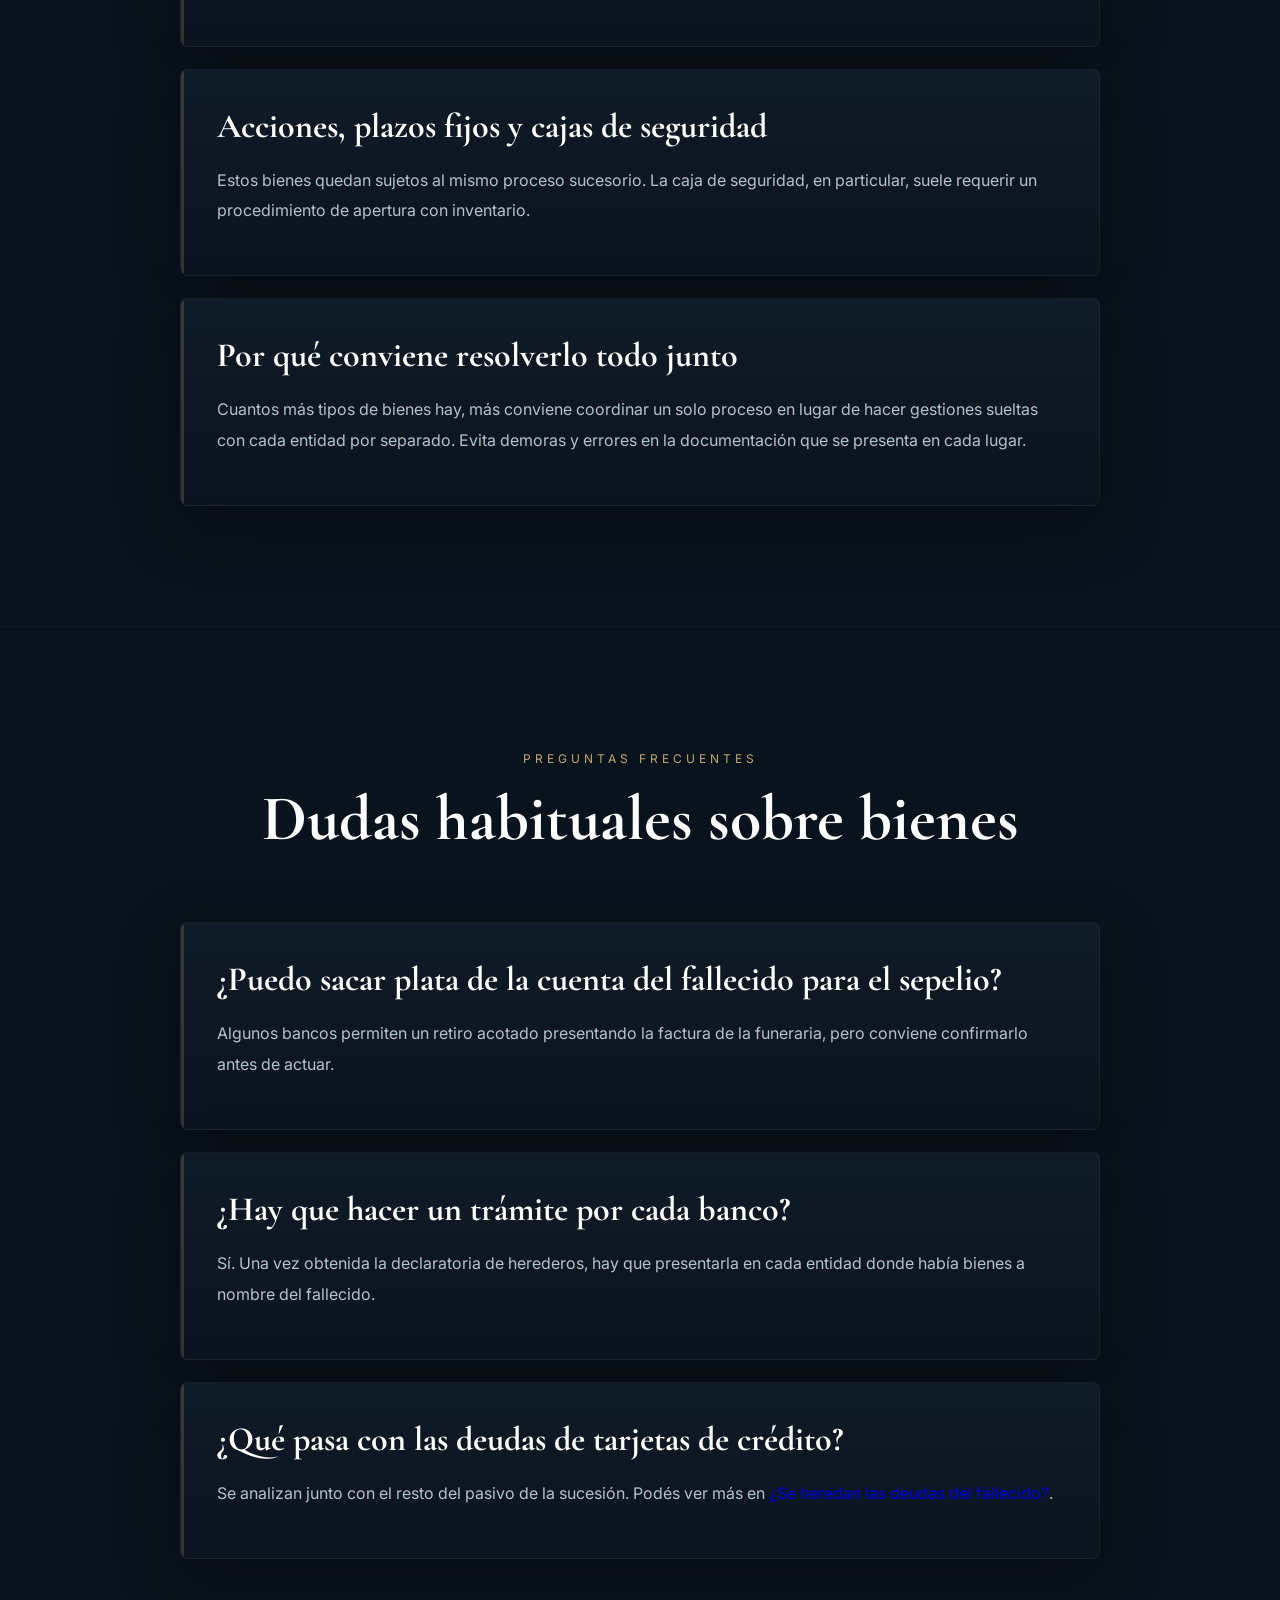
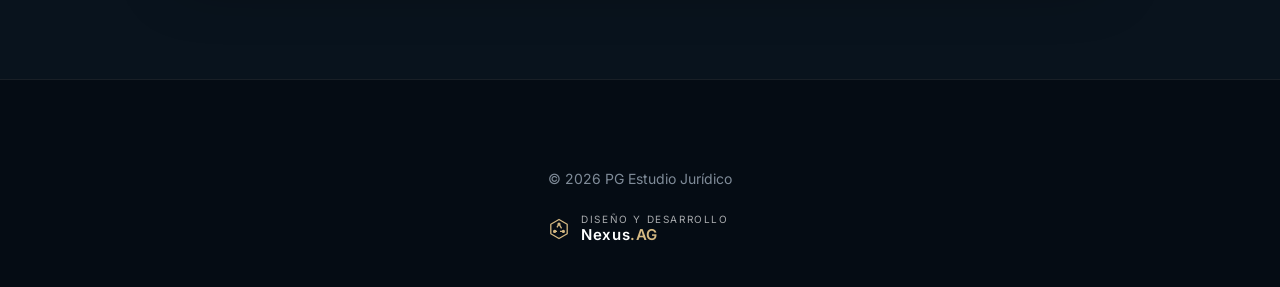
<file: cuentas-bancarias-y-bienes-del-fallecido.html>
<!DOCTYPE html>
<html lang="es">
<head>

  <meta charset="UTF-8">
  <meta name="viewport" content="width=device-width, initial-scale=1.0">

  <title>Cuentas bancarias y otros bienes del fallecido | PG Estudio Jurídico</title>

  <meta name="description" content="Qué pasa con las cuentas bancarias, autos y otros bienes del fallecido durante una sucesión y cómo se desbloquean.">

  <link rel="canonical" href="https://estudioPG.com.ar/cuentas-bancarias-y-bienes-del-fallecido.html">

  <meta property="og:title" content="Cuentas bancarias y otros bienes del fallecido">
  <meta property="og:description" content="Cómo se desbloquean cuentas, autos, acciones y cajas de seguridad en una sucesión.">
  <meta property="og:image" content="https://estudioPG.com.ar/images/sucesiones.jpg">
  <meta property="og:type" content="website">

  <link rel="preconnect" href="https://fonts.googleapis.com">
  <link rel="preconnect" href="https://fonts.gstatic.com" crossorigin>

  <link href="https://fonts.googleapis.com/css2?family=Cormorant+Garamond:wght@500;600;700&family=Inter:wght@300;400;500;600&display=swap" rel="stylesheet">

  <link rel="stylesheet" href="style.css">

  <script>
    window.POL_ASSISTANT = {
      name: "Max",
      greeting: "Hola 👋 ¿Tenés bienes del fallecido para resolver?",
      avatar: "images/max.jpg"
    };
  </script>

  <link rel="stylesheet" href="nexus.css">
</head>

<body>

<div id="pol-chat-root"></div>

<header>

  <a href="index.html" class="logo-container">
    <img src="images/PG1.svg" alt="PG Estudio Jurídico" class="logo-img">
  </a>

  <nav class="nav" id="navMenu">
    <a href="index.html">Inicio</a>
    <a href="sucesiones.html">Sucesiones</a>
    <a href="index.html#contacto">Contacto</a>
  </nav>

  <div class="hamburger" id="hamburger">
    <span></span>
    <span></span>
    <span></span>
  </div>

</header>

<!-- HERO -->

<section class="hero-sucesiones">

  <div class="overlay"></div>

  <div class="hero-content">

    <span class="mini-title">
      BIENES DEL FALLECIDO
    </span>

    <h1>
      Cuentas bancarias y otros bienes del fallecido
    </h1>

    <p>
      Más allá del inmueble, hay otros bienes que quedan bloqueados al fallecer una persona y que también dependen de la sucesión para poder destrabarse.
    </p>

    <div class="hero-points">

      <span>
        ✓ Cuentas, autos, acciones y cajas de seguridad
      </span>

      <span>
        ✓ Te decimos qué trámite corresponde a cada bien
      </span>

      <span>
        ✓ Coordinamos todo en un solo proceso
      </span>

    </div>

    <div class="hero-buttons">

      <a
        href="https://wa.me/5491132192112?text=Hola%2C%20tengo%20bienes%20del%20fallecido%20para%20resolver"
        target="_blank"
        class="btn-whatsapp"
      >
        Consultar mi caso
      </a>

      <a
        href="/sucesiones.html"
        class="btn-secondary"
      >
        Volver a Sucesiones
      </a>

    </div>

  </div>

</section>

<!-- INFORMACIÓN -->

<section class="faq">

  <div class="section-header">

    <span class="mini-title">
      INFORMACIÓN
    </span>

    <h2>
      Qué pasa con cada tipo de bien
    </h2>

  </div>

  <div class="faq-container">

    <div class="faq-item">

      <h3>
        Cuentas bancarias
      </h3>

      <p>
        Los bancos suelen bloquear las cuentas y cajas de ahorro al tomar conocimiento del fallecimiento. El desbloqueo definitivo llega con la declaratoria de herederos, aunque algunos bancos permiten un retiro acotado para gastos de sepelio según su propia política interna.
      </p>

    </div>

    <div class="faq-item">

      <h3>
        Vehículos
      </h3>

      <p>
        Para transferir un auto a nombre de los herederos también se necesita la declaratoria de herederos ya inscripta.
      </p>

    </div>

    <div class="faq-item">

      <h3>
        Acciones, plazos fijos y cajas de seguridad
      </h3>

      <p>
        Estos bienes quedan sujetos al mismo proceso sucesorio. La caja de seguridad, en particular, suele requerir un procedimiento de apertura con inventario.
      </p>

    </div>

    <div class="faq-item">

      <h3>
        Por qué conviene resolverlo todo junto
      </h3>

      <p>
        Cuantos más tipos de bienes hay, más conviene coordinar un solo proceso en lugar de hacer gestiones sueltas con cada entidad por separado. Evita demoras y errores en la documentación que se presenta en cada lugar.
      </p>

    </div>

  </div>

</section>

<!-- PREGUNTAS FRECUENTES -->

<section class="faq">

  <div class="section-header">

    <span class="mini-title">
      PREGUNTAS FRECUENTES
    </span>

    <h2>
      Dudas habituales sobre bienes
    </h2>

  </div>

  <div class="faq-container">

    <div class="faq-item">

      <h3>
        ¿Puedo sacar plata de la cuenta del fallecido para el sepelio?
      </h3>

      <p>
        Algunos bancos permiten un retiro acotado presentando la factura de la funeraria, pero conviene confirmarlo antes de actuar.
      </p>

    </div>

    <div class="faq-item">

      <h3>
        ¿Hay que hacer un trámite por cada banco?
      </h3>

      <p>
        Sí. Una vez obtenida la declaratoria de herederos, hay que presentarla en cada entidad donde había bienes a nombre del fallecido.
      </p>

    </div>

    <div class="faq-item">

      <h3>
        ¿Qué pasa con las deudas de tarjetas de crédito?
      </h3>

      <p>
        Se analizan junto con el resto del pasivo de la sucesión. Podés ver más en <a href="se-heredan-las-deudas.html">¿Se heredan las deudas del fallecido?</a>.
      </p>

    </div>

  </div>

</section>

<!-- FOOTER -->

<footer>

  <div class="footer-bottom">

    © 2026 PG Estudio Jurídico

  </div>

  <div class="nexus-firma">
    <a class="nexus-credit" href="https://nexus-ag.vercel.app/?utm_source=galeppiestudio&utm_medium=credito" target="_blank" rel="noopener" title="Diseño y desarrollo: Nexus.AG">
      <svg class="nexus-mark" viewBox="0 0 24 24" aria-hidden="true">
        <path d="M12 2.5 20.2 7.25v9.5L12 21.5 3.8 16.75v-9.5Z" fill="none" stroke="currentColor" stroke-width="1.3" stroke-linejoin="round"/>
        <path class="flujo" d="M12 7 7.6 14.4h8.8Z" fill="none" stroke="currentColor" stroke-width="1.3" stroke-linejoin="round"/>
        <circle class="n n1" cx="12" cy="7" r="1.6" fill="currentColor"/>
        <circle class="n n2" cx="16.4" cy="14.4" r="1.6" fill="currentColor"/>
        <circle class="n n3" cx="7.6" cy="14.4" r="1.6" fill="currentColor"/>
      </svg>
      <span class="nexus-txt"><small>Diseño y desarrollo</small><b>Nexus<em>.AG</em></b></span>
    </a>
  </div>
</footer>

<!-- WHATSAPP FLOAT -->
<a
  href="https://wa.me/5491132192112"
  target="_blank"
  class="whatsapp-float"
>
  <img src="images/whatsapp.png" alt="WhatsApp"></a>


<script src="nav.js"></script>
</body>
</html>
</file>
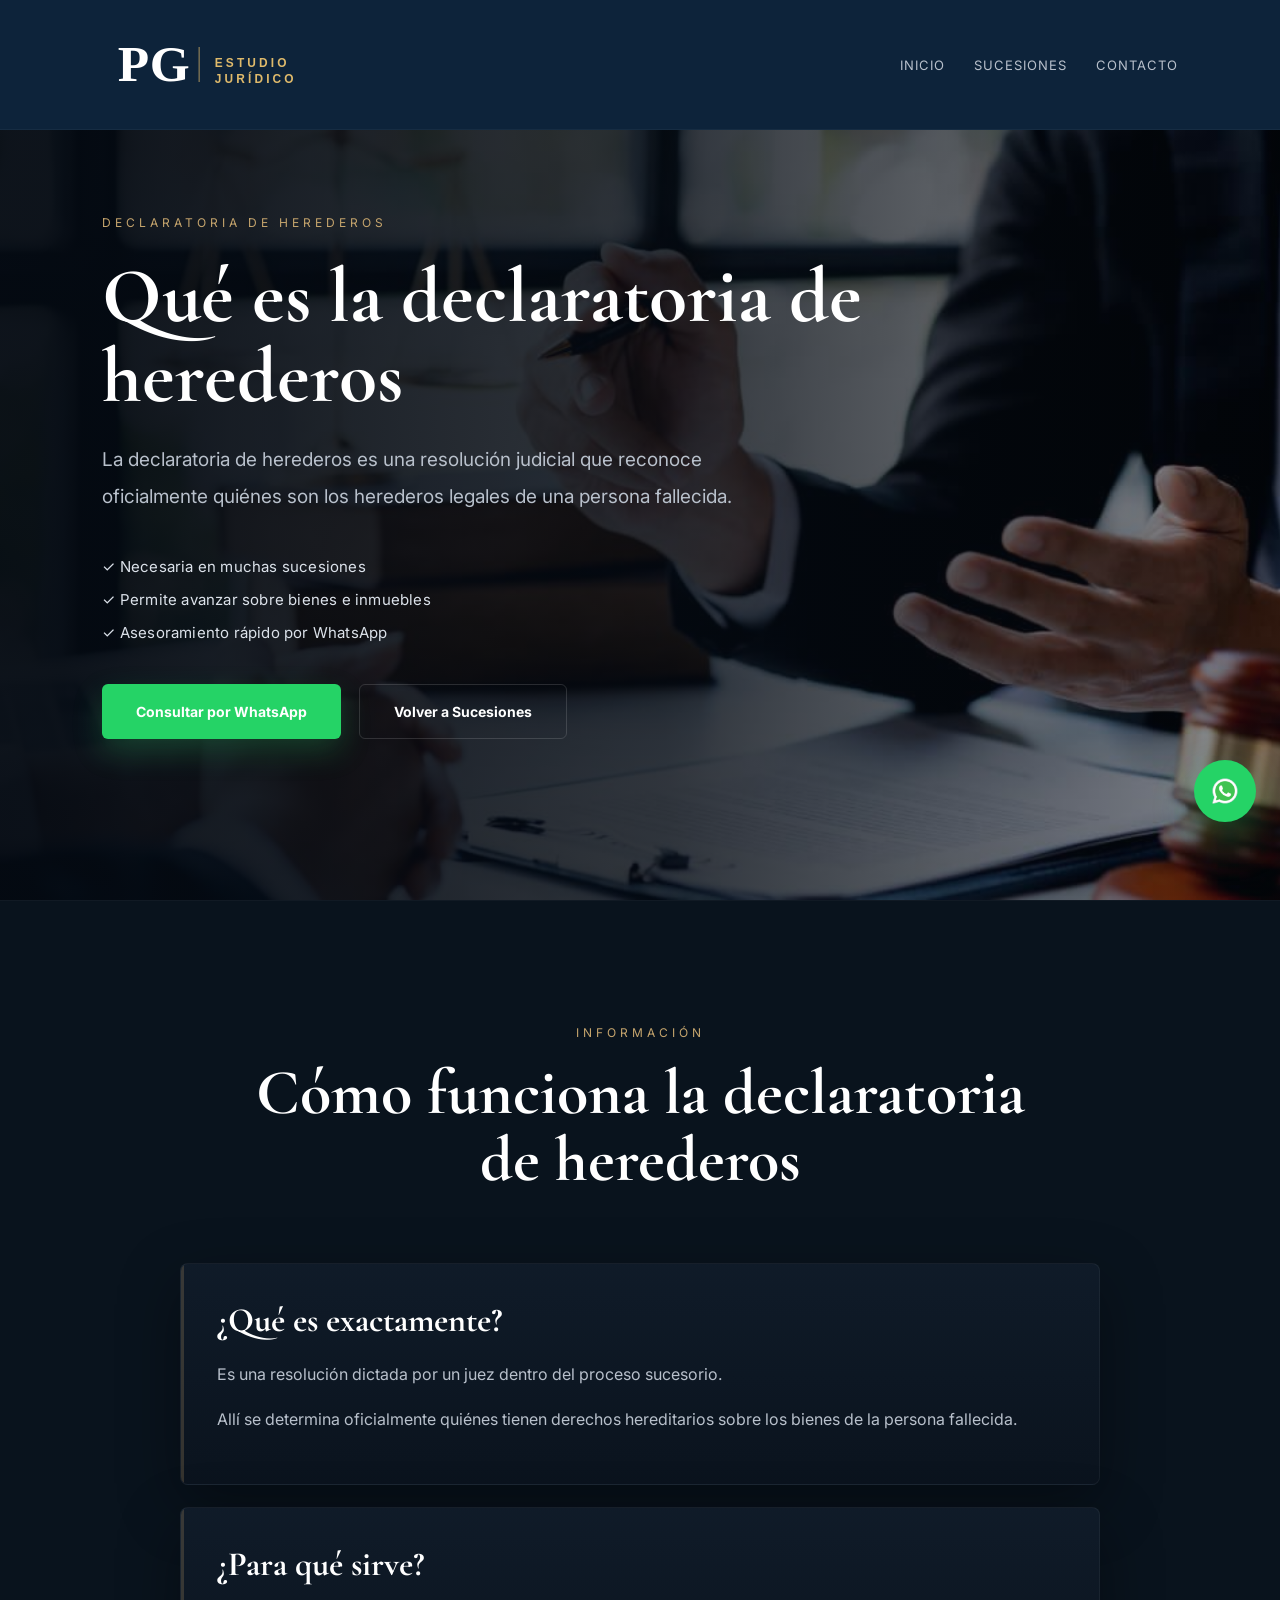
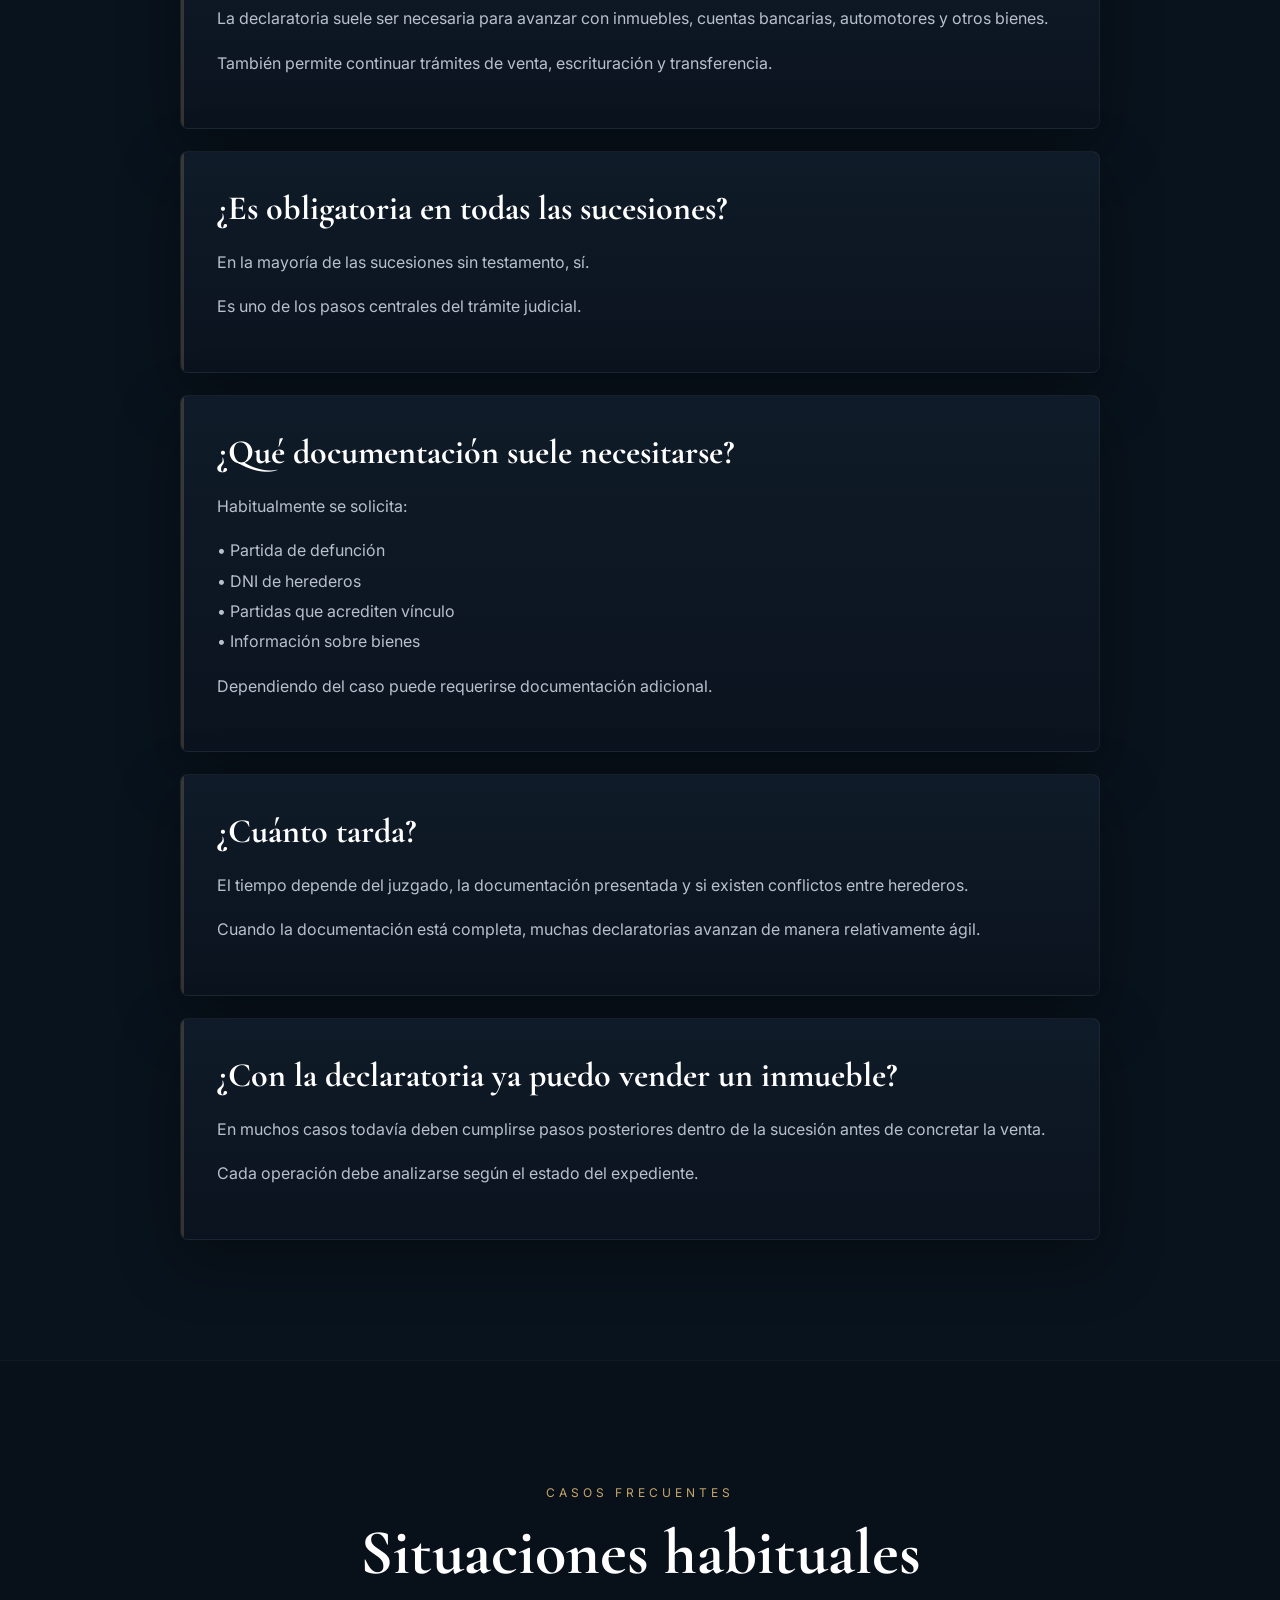
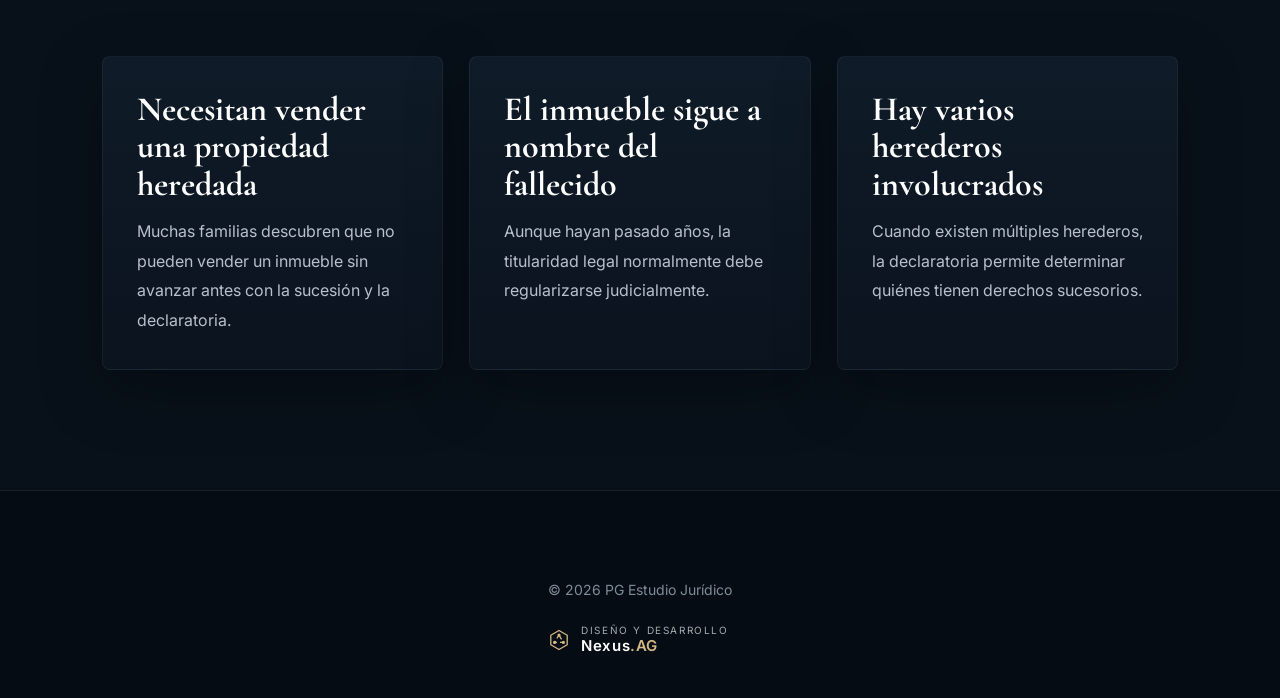
<file: declaratoria-de-herederos.html>
<!DOCTYPE html>
<html lang="es">
<head>

  <meta charset="UTF-8">
  <meta name="viewport" content="width=device-width, initial-scale=1.0">

  <title>Declaratoria de herederos | PG Estudio Jurídico</title>

  <meta name="description" content="Qué es la declaratoria de herederos, cuándo se necesita y para qué sirve en una sucesión. Asesoramiento por WhatsApp.">

  <link rel="canonical" href="https://estudioPG.com.ar/declaratoria-de-herederos.html">

  <meta property="og:title" content="Declaratoria de herederos">
  <meta property="og:description" content="Qué es, cuándo se necesita y para qué sirve en una sucesión.">
  <meta property="og:image" content="https://estudioPG.com.ar/images/sucesiones.jpg">
  <meta property="og:type" content="website">

  <link rel="preconnect" href="https://fonts.googleapis.com">
  <link rel="preconnect" href="https://fonts.gstatic.com" crossorigin>

  <link href="https://fonts.googleapis.com/css2?family=Cormorant+Garamond:wght@500;600;700&family=Inter:wght@300;400;500;600&display=swap" rel="stylesheet">

  <link rel="stylesheet" href="style.css">

  <script>
    window.POL_ASSISTANT = {
      name: "Max",
      greeting: "Hola 👋 ¿Querés saber cuánto puede tardar una sucesión?",
      avatar: "images/max.jpg"
    };
  </script>

  <link rel="stylesheet" href="nexus.css">
</head>

<body>

<div id="pol-chat-root"></div>

<header>

 <a href="index.html" class="logo-container">
    <img src="images/PG1.svg" alt="PG Estudio Jurídico" class="logo-img">
  </a>

  <nav class="nav" id="navMenu">

    <a href="index.html">Inicio</a>
    <a href="sucesiones.html">Sucesiones</a>
    <a href="index.html#contacto">Contacto</a>

  </nav>

  <div class="hamburger" id="hamburger">
    <span></span>
    <span></span>
    <span></span>
  </div>

</header>

<!-- HERO -->

<section class="hero-sucesiones">

  <div class="overlay"></div>

  <div class="hero-content">

    <span class="mini-title">
      DECLARATORIA DE HEREDEROS
    </span>

    <h1>
      Qué es la declaratoria
      de herederos
    </h1>

    <p>
      La declaratoria de herederos es una resolución judicial
      que reconoce oficialmente quiénes son los herederos legales
      de una persona fallecida.
    </p>

    <div class="hero-points">

      <span>
        ✓ Necesaria en muchas sucesiones
      </span>

      <span>
        ✓ Permite avanzar sobre bienes e inmuebles
      </span>

      <span>
        ✓ Asesoramiento rápido por WhatsApp
      </span>

    </div>

    <div class="hero-buttons">

      <a
        href="https://wa.me/5491132192112?text=Hola%2C%20quiero%20consultar%20por%20una%20declaratoria%20de%20herederos"
        target="_blank"
        class="btn-whatsapp"
      >
        Consultar por WhatsApp
      </a>

      <a
        href="/sucesiones.html"
        class="btn-secondary"
      >
        Volver a Sucesiones
      </a>

    </div>

  </div>

</section>

<!-- INFORMACIÓN -->

<section class="faq">

  <div class="section-header">

    <span class="mini-title">
      INFORMACIÓN
    </span>

    <h2>
      Cómo funciona la declaratoria de herederos
    </h2>

  </div>

  <div class="faq-container">

    <div class="faq-item">

      <h3>
        ¿Qué es exactamente?
      </h3>

      <p>
        Es una resolución dictada por un juez dentro
        del proceso sucesorio.
      </p>

      <p>
        Allí se determina oficialmente quiénes tienen
        derechos hereditarios sobre los bienes
        de la persona fallecida.
      </p>

    </div>

    <div class="faq-item">

      <h3>
        ¿Para qué sirve?
      </h3>

      <p>
        La declaratoria suele ser necesaria para avanzar
        con inmuebles, cuentas bancarias, automotores
        y otros bienes.
      </p>

      <p>
        También permite continuar trámites de venta,
        escrituración y transferencia.
      </p>

    </div>

    <div class="faq-item">

      <h3>
        ¿Es obligatoria en todas las sucesiones?
      </h3>

      <p>
        En la mayoría de las sucesiones sin testamento,
        sí.
      </p>

      <p>
        Es uno de los pasos centrales del trámite judicial.
      </p>

    </div>

    <div class="faq-item">

      <h3>
        ¿Qué documentación suele necesitarse?
      </h3>

      <p>
        Habitualmente se solicita:
      </p>

      <p>
        • Partida de defunción<br>
        • DNI de herederos<br>
        • Partidas que acrediten vínculo<br>
        • Información sobre bienes
      </p>

      <p>
        Dependiendo del caso puede requerirse
        documentación adicional.
      </p>

    </div>

    <div class="faq-item">

      <h3>
        ¿Cuánto tarda?
      </h3>

      <p>
        El tiempo depende del juzgado,
        la documentación presentada
        y si existen conflictos entre herederos.
      </p>

      <p>
        Cuando la documentación está completa,
        muchas declaratorias avanzan
        de manera relativamente ágil.
      </p>

    </div>

    <div class="faq-item">

      <h3>
        ¿Con la declaratoria ya puedo vender un inmueble?
      </h3>

      <p>
        En muchos casos todavía deben cumplirse
        pasos posteriores dentro de la sucesión
        antes de concretar la venta.
      </p>

      <p>
        Cada operación debe analizarse
        según el estado del expediente.
      </p>

    </div>

  </div>

</section>

<!-- SITUACIONES -->

<section class="guides cases-section">

  <div class="section-header">

    <span class="mini-title">
      CASOS FRECUENTES
    </span>

    <h2>
      Situaciones habituales
    </h2>

  </div>

  <div class="guides-grid">

    <div class="guide-card">

      <h3>
        Necesitan vender una propiedad heredada
      </h3>

      <p>
        Muchas familias descubren que no pueden vender
        un inmueble sin avanzar antes
        con la sucesión y la declaratoria.
      </p>

    </div>

    <div class="guide-card">

      <h3>
        El inmueble sigue a nombre del fallecido
      </h3>

      <p>
        Aunque hayan pasado años,
        la titularidad legal normalmente
        debe regularizarse judicialmente.
      </p>

    </div>

    <div class="guide-card">

      <h3>
        Hay varios herederos involucrados
      </h3>

      <p>
        Cuando existen múltiples herederos,
        la declaratoria permite determinar
        quiénes tienen derechos sucesorios.
      </p>

    </div>

  </div>

</section>



<!-- FOOTER -->

<footer>

  <div class="footer-bottom">

    © 2026 PG Estudio Jurídico

  </div>

  <div class="nexus-firma">
    <a class="nexus-credit" href="https://nexus-ag.vercel.app/?utm_source=galeppiestudio&utm_medium=credito" target="_blank" rel="noopener" title="Diseño y desarrollo: Nexus.AG">
      <svg class="nexus-mark" viewBox="0 0 24 24" aria-hidden="true">
        <path d="M12 2.5 20.2 7.25v9.5L12 21.5 3.8 16.75v-9.5Z" fill="none" stroke="currentColor" stroke-width="1.3" stroke-linejoin="round"/>
        <path class="flujo" d="M12 7 7.6 14.4h8.8Z" fill="none" stroke="currentColor" stroke-width="1.3" stroke-linejoin="round"/>
        <circle class="n n1" cx="12" cy="7" r="1.6" fill="currentColor"/>
        <circle class="n n2" cx="16.4" cy="14.4" r="1.6" fill="currentColor"/>
        <circle class="n n3" cx="7.6" cy="14.4" r="1.6" fill="currentColor"/>
      </svg>
      <span class="nexus-txt"><small>Diseño y desarrollo</small><b>Nexus<em>.AG</em></b></span>
    </a>
  </div>
</footer>

<!-- WHATSAPP FLOAT -->
<a
  href="https://wa.me/5491132192112"
  target="_blank"
  class="whatsapp-float"
>
  <img src="images/whatsapp.png" alt="WhatsApp"></a>


<script src="nav.js"></script>
</body>
</html>
</file>
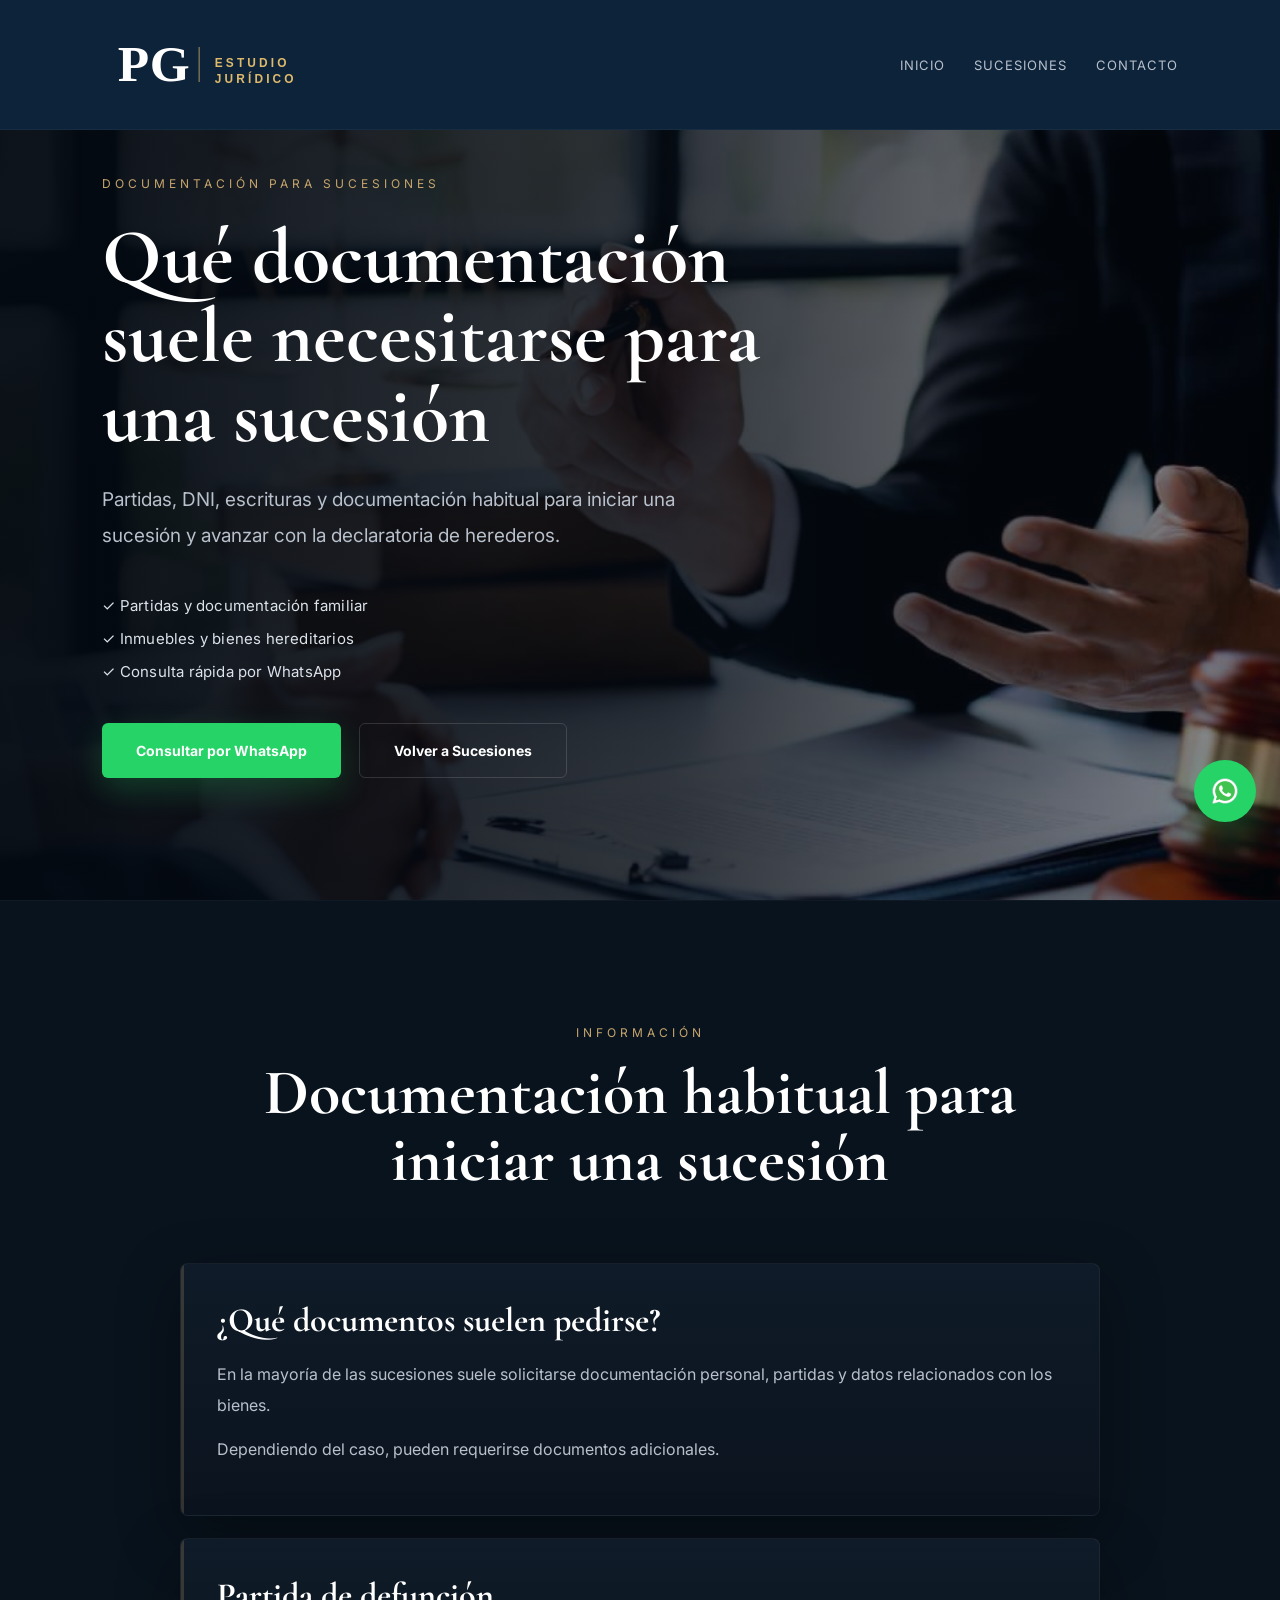
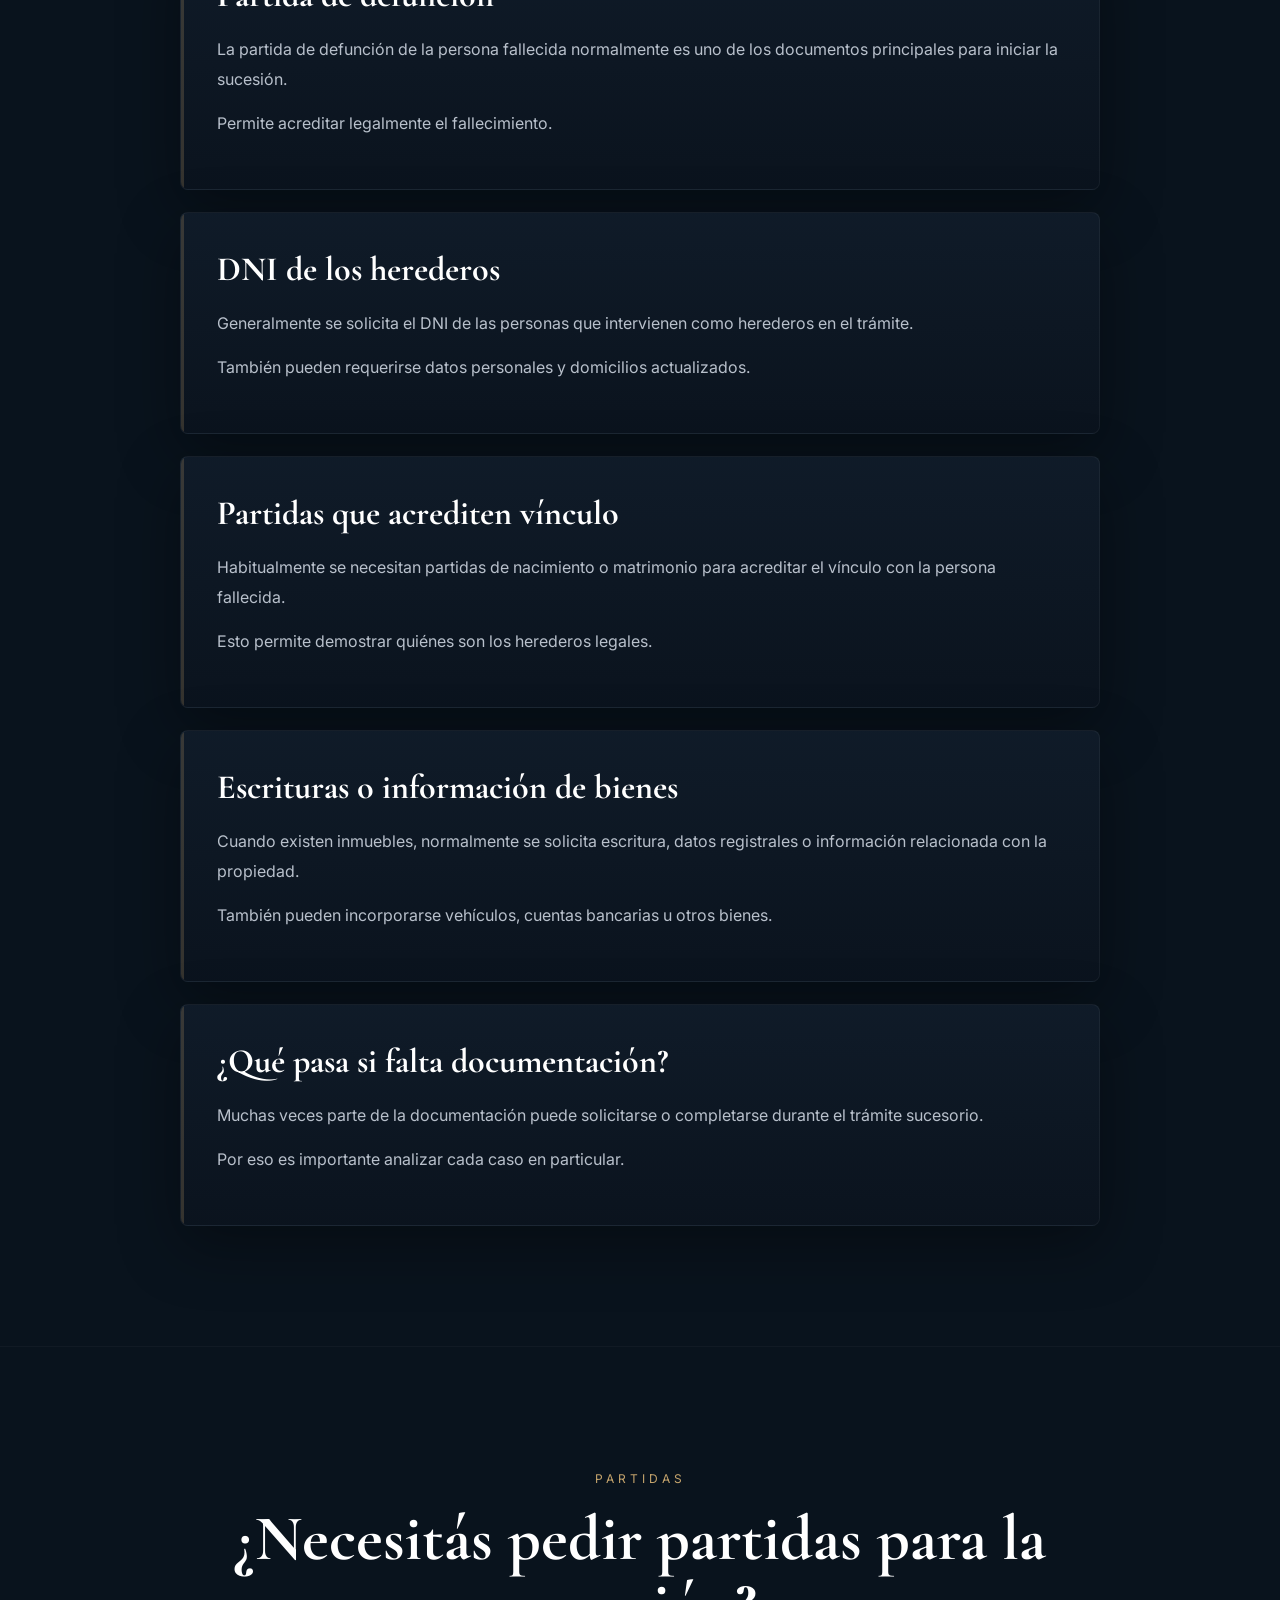
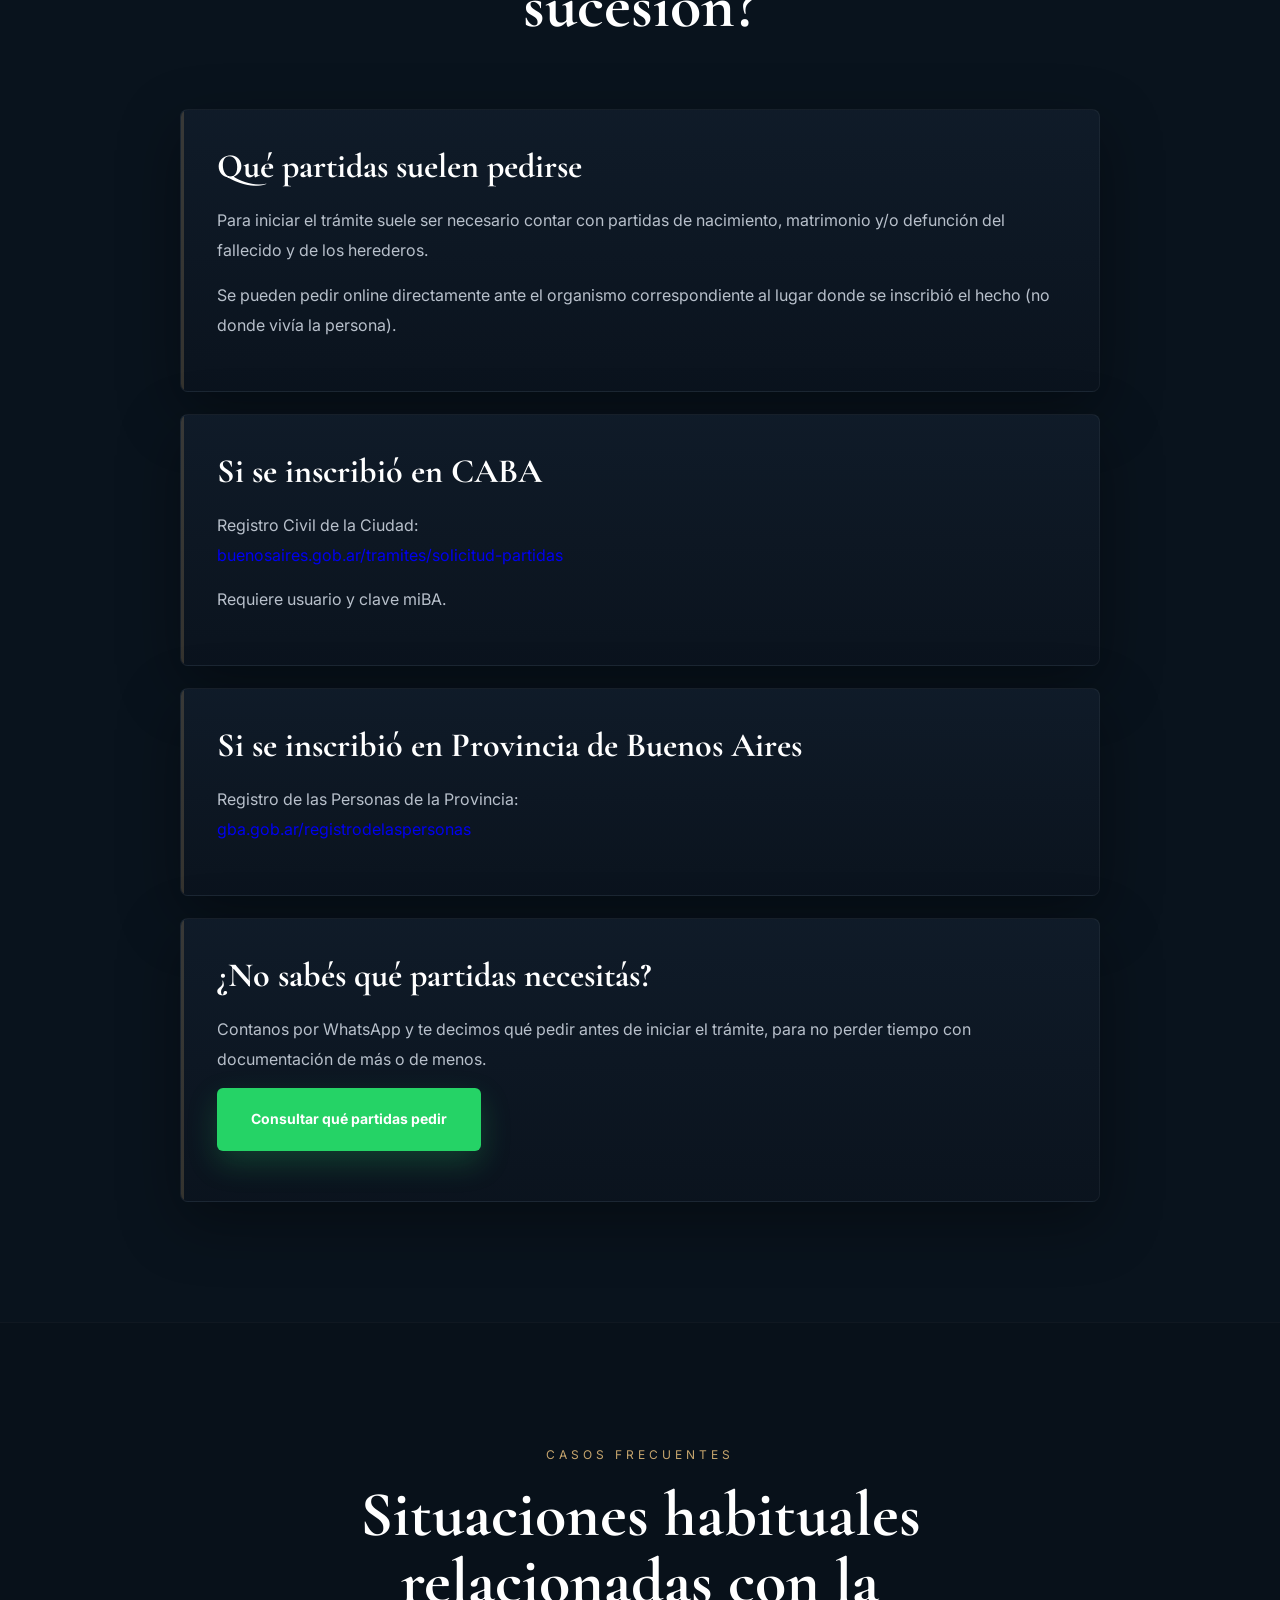
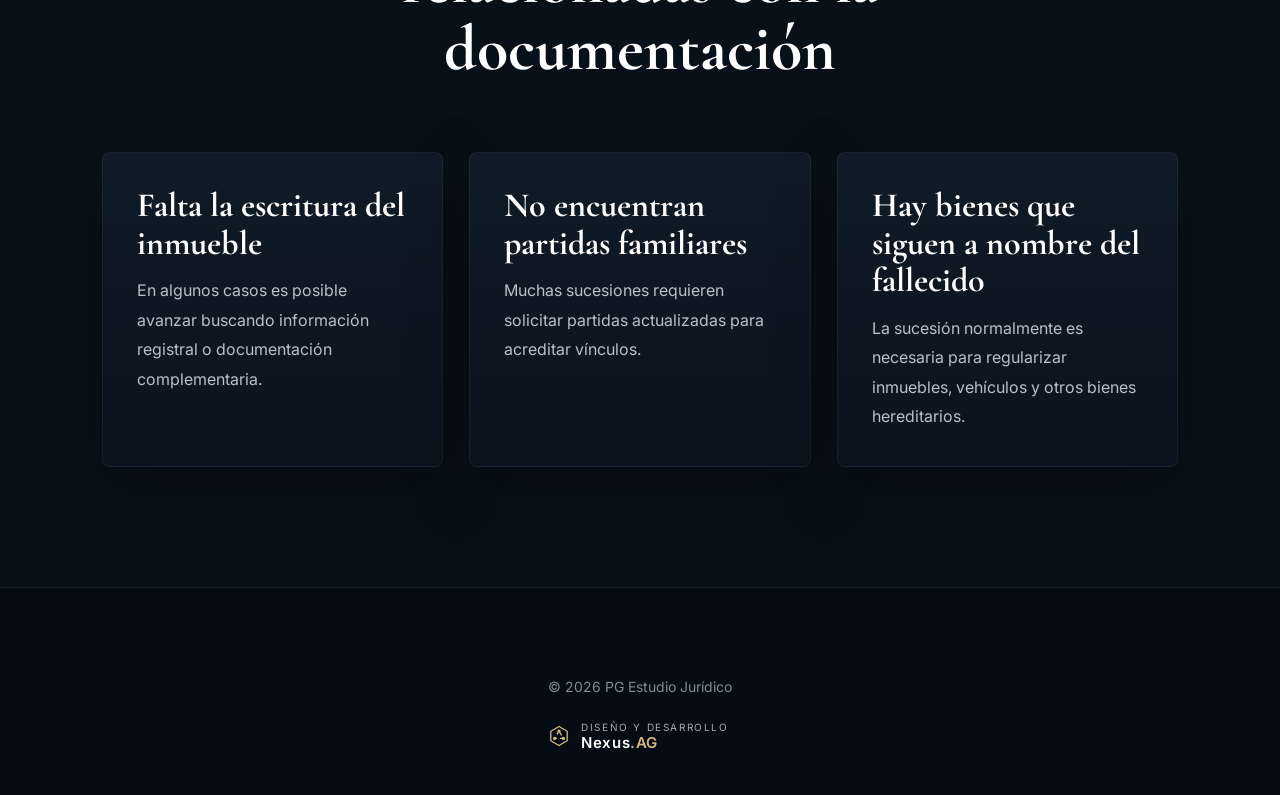
<file: documentacion-para-sucesion.html>
<!DOCTYPE html>
<html lang="es">
<head>

  <meta charset="UTF-8">
  <meta name="viewport" content="width=device-width, initial-scale=1.0">

  <title>Documentación para una sucesión | PG Estudio Jurídico</title>

  <meta name="description" content="Qué papeles y partidas suelen pedirse para iniciar una sucesión en CABA y Provincia. Cómo solicitar partidas de nacimiento, matrimonio y defunción online.">

  <link rel="canonical" href="https://estudioPG.com.ar/documentacion-para-sucesion.html">

  <meta property="og:title" content="Documentación para una sucesión">
  <meta property="og:description" content="Qué papeles suelen pedirse para iniciar una sucesión.">
  <meta property="og:image" content="https://estudioPG.com.ar/images/sucesiones.jpg">
  <meta property="og:type" content="website">

  <link rel="preconnect" href="https://fonts.googleapis.com">
  <link rel="preconnect" href="https://fonts.gstatic.com" crossorigin>

  <link href="https://fonts.googleapis.com/css2?family=Cormorant+Garamond:wght@500;600;700&family=Inter:wght@300;400;500;600&display=swap" rel="stylesheet">

  <link rel="stylesheet" href="style.css">

  <script>
    window.POL_ASSISTANT = {
      name: "Max",
      greeting: "Hola 👋 ¿Querés saber cuánto puede tardar una sucesión?",
      avatar: "images/max.jpg"
    };
  </script>

  <link rel="stylesheet" href="nexus.css">
</head>

<body>

<div id="pol-chat-root"></div>

<header>

  <a href="index.html" class="logo-container">
    <img src="images/PG1.svg" alt="PG Estudio Jurídico" class="logo-img">
  </a>

  <nav class="nav" id="navMenu">

    <a href="index.html">Inicio</a>
    <a href="sucesiones.html">Sucesiones</a>
    <a href="index.html#contacto">Contacto</a>

  </nav>

  <div class="hamburger" id="hamburger">
    <span></span>
    <span></span>
    <span></span>
  </div>

</header>

<!-- HERO -->

<section class="hero-sucesiones">

  <div class="overlay"></div>

  <div class="hero-content">

    <span class="mini-title">
      DOCUMENTACIÓN PARA SUCESIONES
    </span>

    <h1>
      Qué documentación suele necesitarse
      para una sucesión
    </h1>

    <p>
      Partidas, DNI, escrituras y documentación habitual
      para iniciar una sucesión y avanzar con la declaratoria
      de herederos.
    </p>

    <div class="hero-points">

      <span>
        ✓ Partidas y documentación familiar
      </span>

      <span>
        ✓ Inmuebles y bienes hereditarios
      </span>

      <span>
        ✓ Consulta rápida por WhatsApp
      </span>

    </div>

    <div class="hero-buttons">

      <a
        href="https://wa.me/5491132192112?text=Hola%2C%20quiero%20consultar%20qu%C3%A9%20documentaci%C3%B3n%20necesito%20para%20una%20sucesi%C3%B3n"
        target="_blank"
        class="btn-whatsapp"
      >
        Consultar por WhatsApp
      </a>

      <a
        href="/sucesiones.html"
        class="btn-secondary"
      >
        Volver a Sucesiones
      </a>

    </div>

  </div>

</section>

<!-- INFORMACIÓN -->

<section class="faq">

  <div class="section-header">

    <span class="mini-title">
      INFORMACIÓN
    </span>

    <h2>
      Documentación habitual
      para iniciar una sucesión
    </h2>

  </div>

  <div class="faq-container">

    <div class="faq-item">

      <h3>
        ¿Qué documentos suelen pedirse?
      </h3>

      <p>
        En la mayoría de las sucesiones
        suele solicitarse documentación personal,
        partidas y datos relacionados con los bienes.
      </p>

      <p>
        Dependiendo del caso,
        pueden requerirse documentos adicionales.
      </p>

    </div>

    <div class="faq-item">

      <h3>
        Partida de defunción
      </h3>

      <p>
        La partida de defunción de la persona fallecida
        normalmente es uno de los documentos principales
        para iniciar la sucesión.
      </p>

      <p>
        Permite acreditar legalmente el fallecimiento.
      </p>

    </div>

    <div class="faq-item">

      <h3>
        DNI de los herederos
      </h3>

      <p>
        Generalmente se solicita el DNI
        de las personas que intervienen
        como herederos en el trámite.
      </p>

      <p>
        También pueden requerirse datos personales
        y domicilios actualizados.
      </p>

    </div>

    <div class="faq-item">

      <h3>
        Partidas que acrediten vínculo
      </h3>

      <p>
        Habitualmente se necesitan partidas
        de nacimiento o matrimonio
        para acreditar el vínculo con la persona fallecida.
      </p>

      <p>
        Esto permite demostrar quiénes son
        los herederos legales.
      </p>

    </div>

    <div class="faq-item">

      <h3>
        Escrituras o información de bienes
      </h3>

      <p>
        Cuando existen inmuebles,
        normalmente se solicita escritura,
        datos registrales o información relacionada
        con la propiedad.
      </p>

      <p>
        También pueden incorporarse vehículos,
        cuentas bancarias u otros bienes.
      </p>

    </div>

    <div class="faq-item">

      <h3>
        ¿Qué pasa si falta documentación?
      </h3>

      <p>
        Muchas veces parte de la documentación
        puede solicitarse o completarse
        durante el trámite sucesorio.
      </p>

      <p>
        Por eso es importante analizar
        cada caso en particular.
      </p>

    </div>

  </div>

</section>


<!-- PARTIDAS -->

<section class="faq">

  <div class="section-header">

    <span class="mini-title">
      PARTIDAS
    </span>

    <h2>
      ¿Necesitás pedir partidas para la sucesión?
    </h2>

  </div>

  <div class="faq-container">

    <div class="faq-item">

      <h3>
        Qué partidas suelen pedirse
      </h3>

      <p>
        Para iniciar el trámite suele ser necesario contar
        con partidas de nacimiento, matrimonio y/o defunción
        del fallecido y de los herederos.
      </p>

      <p>
        Se pueden pedir online directamente ante el organismo
        correspondiente al lugar donde se inscribió el hecho
        (no donde vivía la persona).
      </p>

    </div>

    <div class="faq-item">

      <h3>
        Si se inscribió en CABA
      </h3>

      <p>
        Registro Civil de la Ciudad:<br>
        <a href="https://buenosaires.gob.ar/tramites/solicitud-partidas" target="_blank" rel="noopener">
          buenosaires.gob.ar/tramites/solicitud-partidas
        </a>
      </p>

      <p>
        Requiere usuario y clave miBA.
      </p>

    </div>

    <div class="faq-item">

      <h3>
        Si se inscribió en Provincia de Buenos Aires
      </h3>

      <p>
        Registro de las Personas de la Provincia:<br>
        <a href="https://www.gba.gob.ar/registrodelaspersonas/solicitud_de_partidas_online" target="_blank" rel="noopener">
          gba.gob.ar/registrodelaspersonas
        </a>
      </p>

    </div>

    <div class="faq-item">

      <h3>
        ¿No sabés qué partidas necesitás?
      </h3>

      <p>
        Contanos por WhatsApp y te decimos qué pedir antes de
        iniciar el trámite, para no perder tiempo con documentación
        de más o de menos.
      </p>

      <p>
        <a
          href="https://wa.me/5491132192112?text=Hola%2C%20necesito%20saber%20qu%C3%A9%20partidas%20pedir%20para%20mi%20sucesi%C3%B3n"
          target="_blank"
          class="btn-whatsapp"
        >
          Consultar qué partidas pedir
        </a>
      </p>

    </div>

  </div>

</section>


<!-- SITUACIONES -->

<section class="guides cases-section">

  <div class="section-header">

    <span class="mini-title">
      CASOS FRECUENTES
    </span>

    <h2>
      Situaciones habituales relacionadas
      con la documentación
    </h2>

  </div>

  <div class="guides-grid">

    <div class="guide-card">

      <h3>
        Falta la escritura del inmueble
      </h3>

      <p>
        En algunos casos es posible avanzar
        buscando información registral
        o documentación complementaria.
      </p>

    </div>

    <div class="guide-card">

      <h3>
        No encuentran partidas familiares
      </h3>

      <p>
        Muchas sucesiones requieren solicitar
        partidas actualizadas para acreditar vínculos.
      </p>

    </div>

    <div class="guide-card">

      <h3>
        Hay bienes que siguen a nombre del fallecido
      </h3>

      <p>
        La sucesión normalmente es necesaria
        para regularizar inmuebles,
        vehículos y otros bienes hereditarios.
      </p>

    </div>

  </div>

</section>



<!-- FOOTER -->

<footer>

  <div class="footer-bottom">

    © 2026 PG Estudio Jurídico

  </div>

  <div class="nexus-firma">
    <a class="nexus-credit" href="https://nexus-ag.vercel.app/?utm_source=galeppiestudio&utm_medium=credito" target="_blank" rel="noopener" title="Diseño y desarrollo: Nexus.AG">
      <svg class="nexus-mark" viewBox="0 0 24 24" aria-hidden="true">
        <path d="M12 2.5 20.2 7.25v9.5L12 21.5 3.8 16.75v-9.5Z" fill="none" stroke="currentColor" stroke-width="1.3" stroke-linejoin="round"/>
        <path class="flujo" d="M12 7 7.6 14.4h8.8Z" fill="none" stroke="currentColor" stroke-width="1.3" stroke-linejoin="round"/>
        <circle class="n n1" cx="12" cy="7" r="1.6" fill="currentColor"/>
        <circle class="n n2" cx="16.4" cy="14.4" r="1.6" fill="currentColor"/>
        <circle class="n n3" cx="7.6" cy="14.4" r="1.6" fill="currentColor"/>
      </svg>
      <span class="nexus-txt"><small>Diseño y desarrollo</small><b>Nexus<em>.AG</em></b></span>
    </a>
  </div>
</footer>

<!-- WHATSAPP FLOAT -->
<a
  href="https://wa.me/5491132192112"
  target="_blank"
  class="whatsapp-float"
>
  <img src="images/whatsapp.png" alt="WhatsApp"></a>


<script src="nav.js"></script>
</body>
</html>
</file>
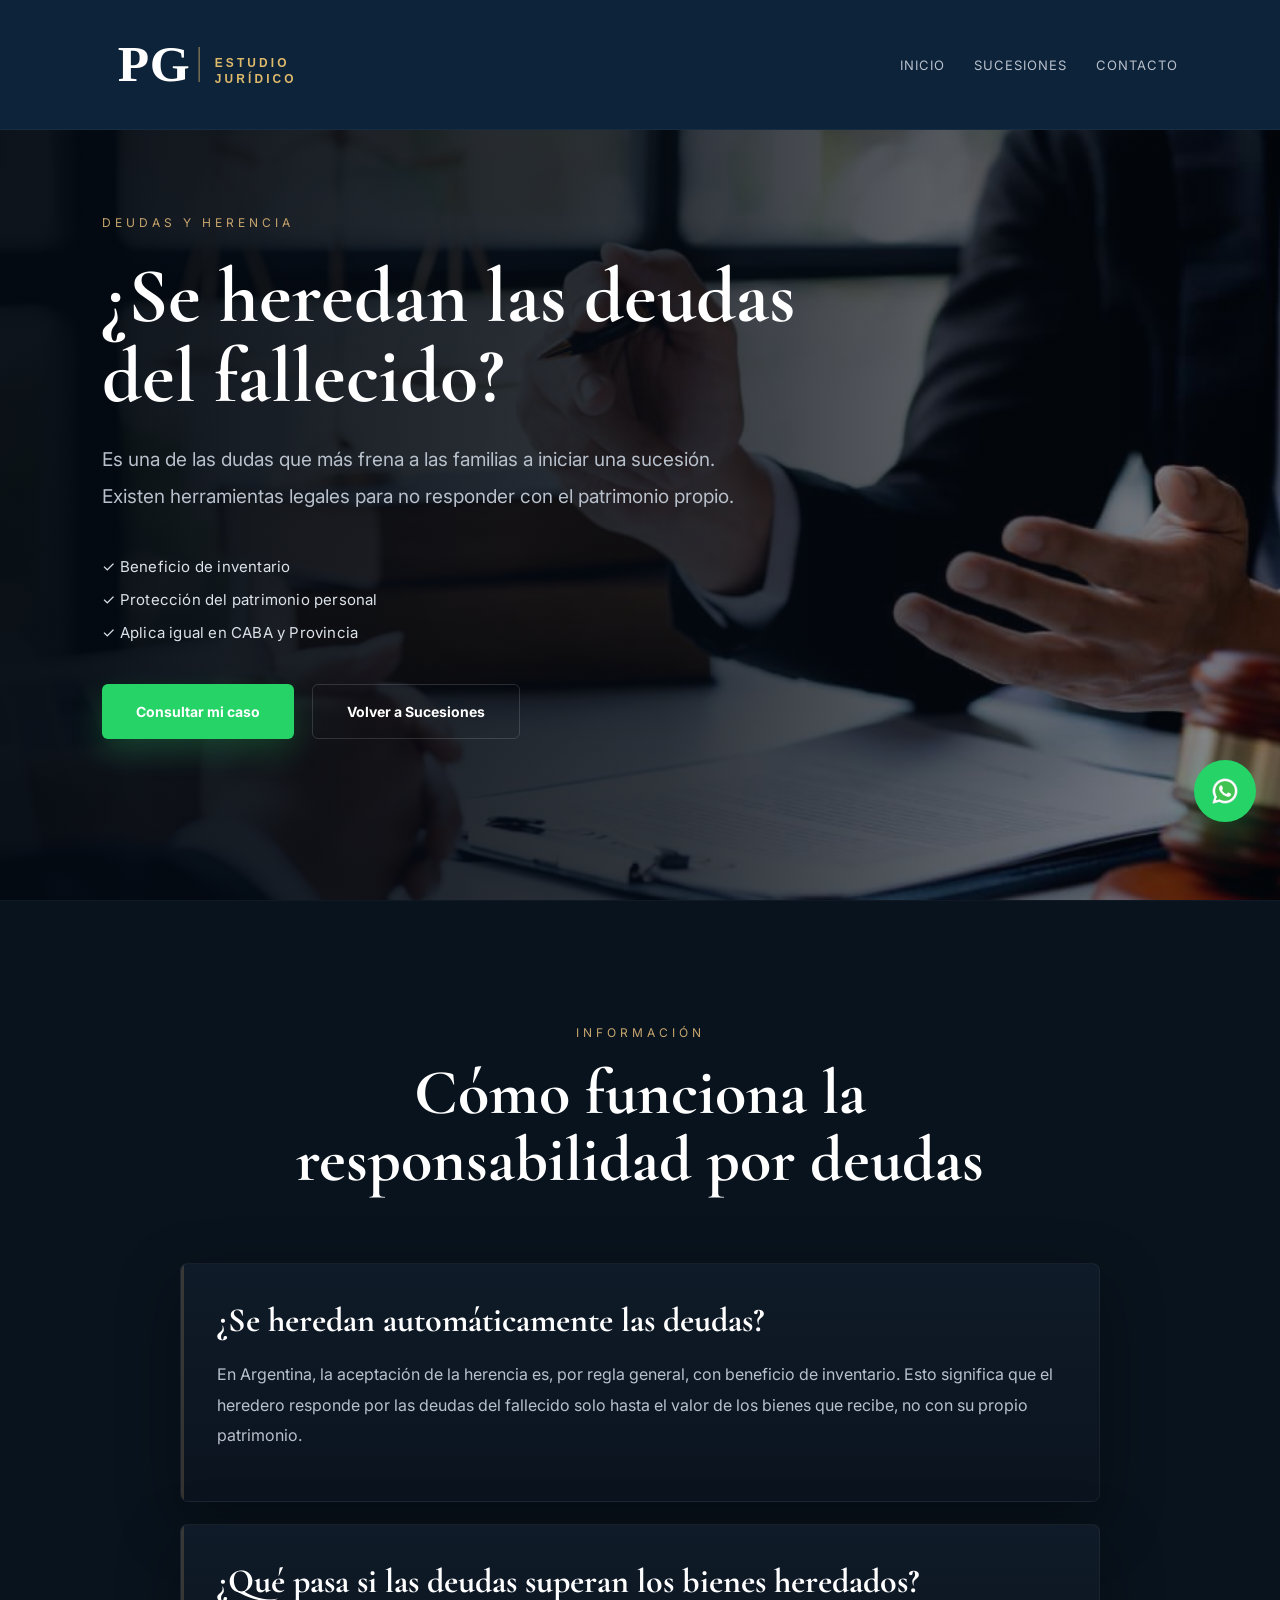
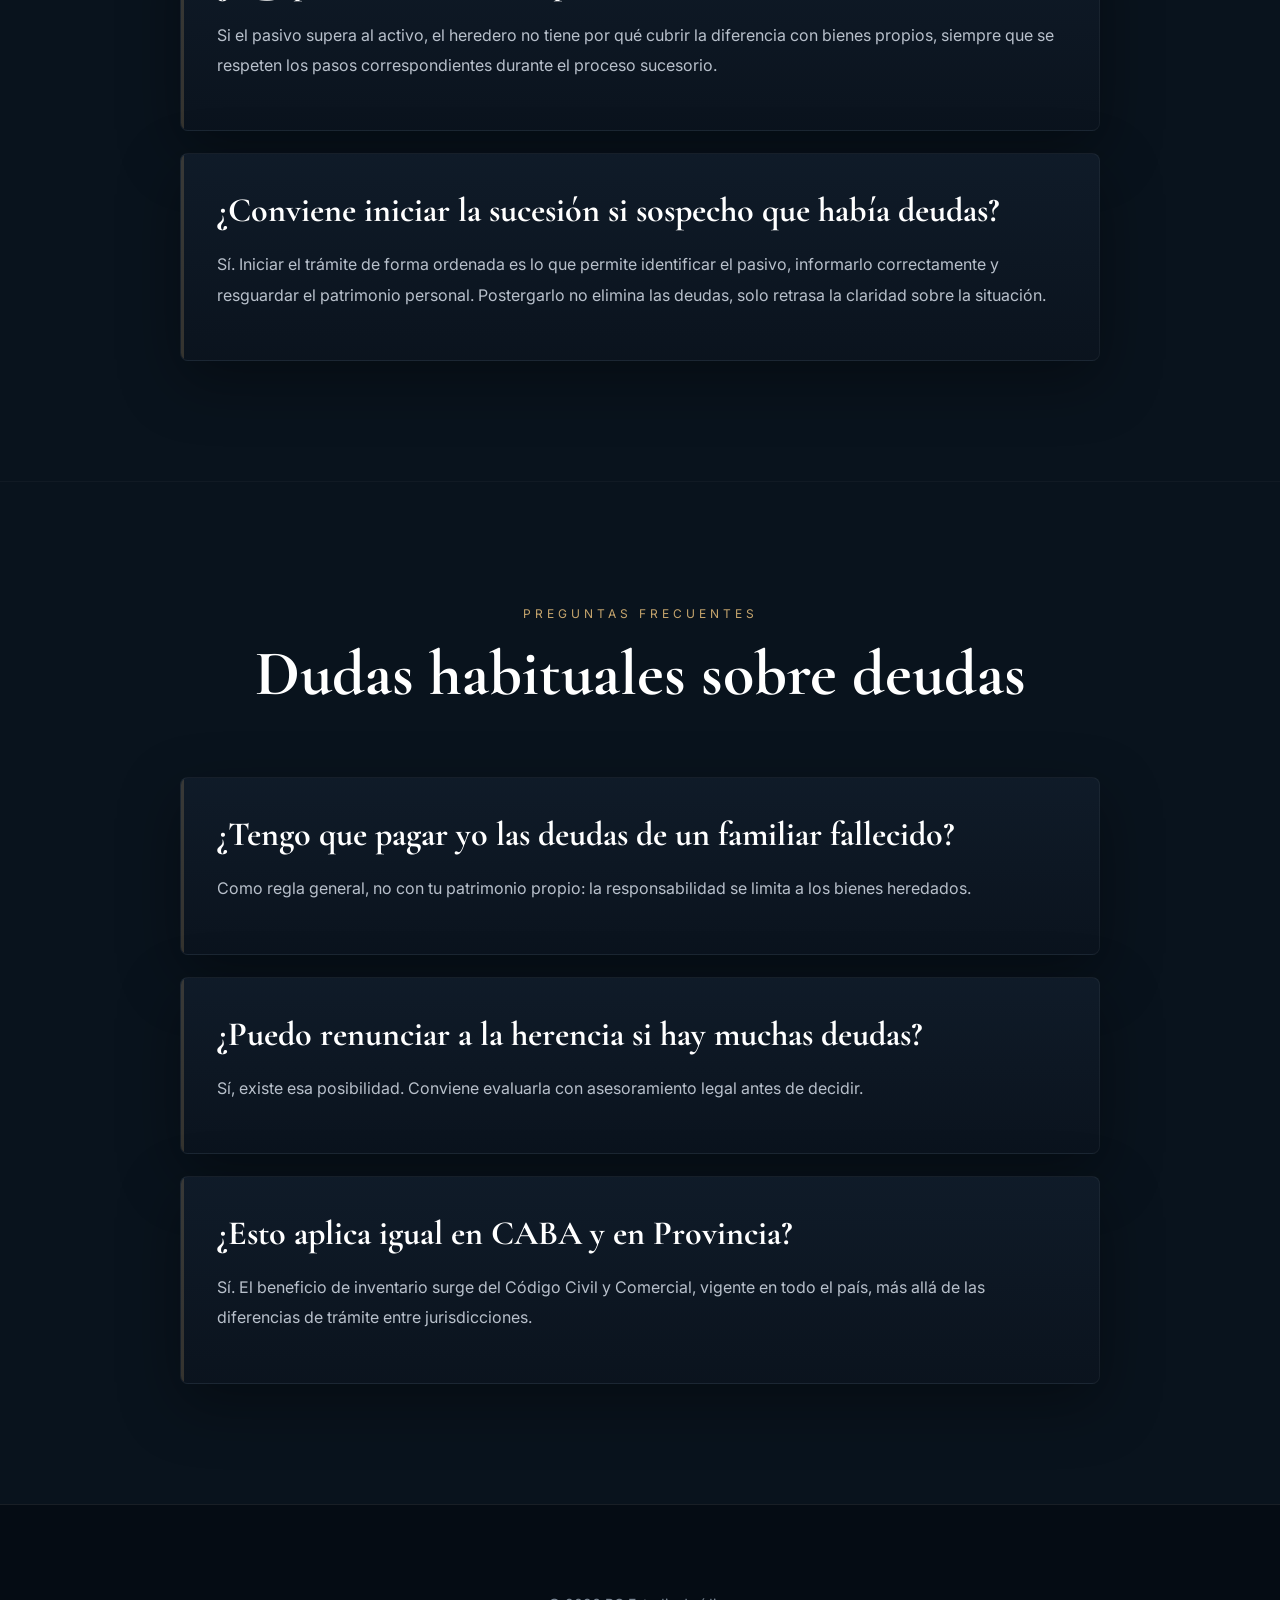
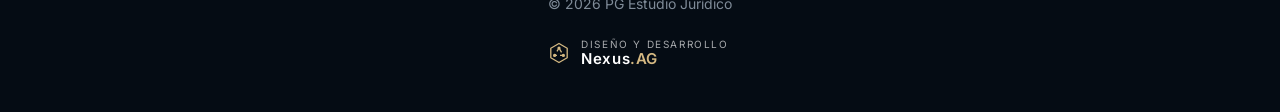
<file: se-heredan-las-deudas.html>
<!DOCTYPE html>
<html lang="es">
<head>

  <meta charset="UTF-8">
  <meta name="viewport" content="width=device-width, initial-scale=1.0">

  <title>¿Se heredan las deudas del fallecido? | PG Estudio Jurídico</title>

  <meta name="description" content="¿Se heredan las deudas del fallecido en una sucesión? Beneficio de inventario y cómo proteger tu patrimonio personal.">

  <link rel="canonical" href="https://estudioPG.com.ar/se-heredan-las-deudas.html">

  <meta property="og:title" content="¿Se heredan las deudas del fallecido?">
  <meta property="og:description" content="Beneficio de inventario y cómo proteger tu patrimonio personal.">
  <meta property="og:image" content="https://estudioPG.com.ar/images/sucesiones.jpg">
  <meta property="og:type" content="website">

  <link rel="preconnect" href="https://fonts.googleapis.com">
  <link rel="preconnect" href="https://fonts.gstatic.com" crossorigin>

  <link href="https://fonts.googleapis.com/css2?family=Cormorant+Garamond:wght@500;600;700&family=Inter:wght@300;400;500;600&display=swap" rel="stylesheet">

  <link rel="stylesheet" href="style.css">

  <script>
    window.POL_ASSISTANT = {
      name: "Max",
      greeting: "Hola 👋 ¿Tenés dudas sobre deudas en una herencia?",
      avatar: "images/max.jpg"
    };
  </script>

  <link rel="stylesheet" href="nexus.css">
</head>

<body>

<div id="pol-chat-root"></div>

<header>

  <a href="index.html" class="logo-container">
    <img src="images/PG1.svg" alt="PG Estudio Jurídico" class="logo-img">
  </a>

  <nav class="nav" id="navMenu">
    <a href="index.html">Inicio</a>
    <a href="sucesiones.html">Sucesiones</a>
    <a href="index.html#contacto">Contacto</a>
  </nav>

  <div class="hamburger" id="hamburger">
    <span></span>
    <span></span>
    <span></span>
  </div>

</header>

<!-- HERO -->

<section class="hero-sucesiones">

  <div class="overlay"></div>

  <div class="hero-content">

    <span class="mini-title">
      DEUDAS Y HERENCIA
    </span>

    <h1>
      ¿Se heredan las deudas del fallecido?
    </h1>

    <p>
      Es una de las dudas que más frena a las familias a iniciar una sucesión. Existen herramientas legales para no responder con el patrimonio propio.
    </p>

    <div class="hero-points">

      <span>
        ✓ Beneficio de inventario
      </span>

      <span>
        ✓ Protección del patrimonio personal
      </span>

      <span>
        ✓ Aplica igual en CABA y Provincia
      </span>

    </div>

    <div class="hero-buttons">

      <a
        href="https://wa.me/5491132192112?text=Hola%2C%20tengo%20una%20duda%20sobre%20deudas%20en%20una%20herencia"
        target="_blank"
        class="btn-whatsapp"
      >
        Consultar mi caso
      </a>

      <a
        href="/sucesiones.html"
        class="btn-secondary"
      >
        Volver a Sucesiones
      </a>

    </div>

  </div>

</section>

<!-- INFORMACIÓN -->

<section class="faq">

  <div class="section-header">

    <span class="mini-title">
      INFORMACIÓN
    </span>

    <h2>
      Cómo funciona la responsabilidad por deudas
    </h2>

  </div>

  <div class="faq-container">

    <div class="faq-item">

      <h3>
        ¿Se heredan automáticamente las deudas?
      </h3>

      <p>
        En Argentina, la aceptación de la herencia es, por regla general, con beneficio de inventario. Esto significa que el heredero responde por las deudas del fallecido solo hasta el valor de los bienes que recibe, no con su propio patrimonio.
      </p>

    </div>

    <div class="faq-item">

      <h3>
        ¿Qué pasa si las deudas superan los bienes heredados?
      </h3>

      <p>
        Si el pasivo supera al activo, el heredero no tiene por qué cubrir la diferencia con bienes propios, siempre que se respeten los pasos correspondientes durante el proceso sucesorio.
      </p>

    </div>

    <div class="faq-item">

      <h3>
        ¿Conviene iniciar la sucesión si sospecho que había deudas?
      </h3>

      <p>
        Sí. Iniciar el trámite de forma ordenada es lo que permite identificar el pasivo, informarlo correctamente y resguardar el patrimonio personal. Postergarlo no elimina las deudas, solo retrasa la claridad sobre la situación.
      </p>

    </div>

  </div>

</section>

<!-- PREGUNTAS FRECUENTES -->

<section class="faq">

  <div class="section-header">

    <span class="mini-title">
      PREGUNTAS FRECUENTES
    </span>

    <h2>
      Dudas habituales sobre deudas
    </h2>

  </div>

  <div class="faq-container">

    <div class="faq-item">

      <h3>
        ¿Tengo que pagar yo las deudas de un familiar fallecido?
      </h3>

      <p>
        Como regla general, no con tu patrimonio propio: la responsabilidad se limita a los bienes heredados.
      </p>

    </div>

    <div class="faq-item">

      <h3>
        ¿Puedo renunciar a la herencia si hay muchas deudas?
      </h3>

      <p>
        Sí, existe esa posibilidad. Conviene evaluarla con asesoramiento legal antes de decidir.
      </p>

    </div>

    <div class="faq-item">

      <h3>
        ¿Esto aplica igual en CABA y en Provincia?
      </h3>

      <p>
        Sí. El beneficio de inventario surge del Código Civil y Comercial, vigente en todo el país, más allá de las diferencias de trámite entre jurisdicciones.
      </p>

    </div>

  </div>

</section>

<!-- FOOTER -->

<footer>

  <div class="footer-bottom">

    © 2026 PG Estudio Jurídico

  </div>

  <div class="nexus-firma">
    <a class="nexus-credit" href="https://nexus-ag.vercel.app/?utm_source=galeppiestudio&utm_medium=credito" target="_blank" rel="noopener" title="Diseño y desarrollo: Nexus.AG">
      <svg class="nexus-mark" viewBox="0 0 24 24" aria-hidden="true">
        <path d="M12 2.5 20.2 7.25v9.5L12 21.5 3.8 16.75v-9.5Z" fill="none" stroke="currentColor" stroke-width="1.3" stroke-linejoin="round"/>
        <path class="flujo" d="M12 7 7.6 14.4h8.8Z" fill="none" stroke="currentColor" stroke-width="1.3" stroke-linejoin="round"/>
        <circle class="n n1" cx="12" cy="7" r="1.6" fill="currentColor"/>
        <circle class="n n2" cx="16.4" cy="14.4" r="1.6" fill="currentColor"/>
        <circle class="n n3" cx="7.6" cy="14.4" r="1.6" fill="currentColor"/>
      </svg>
      <span class="nexus-txt"><small>Diseño y desarrollo</small><b>Nexus<em>.AG</em></b></span>
    </a>
  </div>
</footer>

<!-- WHATSAPP FLOAT -->
<a
  href="https://wa.me/5491132192112"
  target="_blank"
  class="whatsapp-float"
>
  <img src="images/whatsapp.png" alt="WhatsApp"></a>


<script src="nav.js"></script>
</body>
</html>
</file>
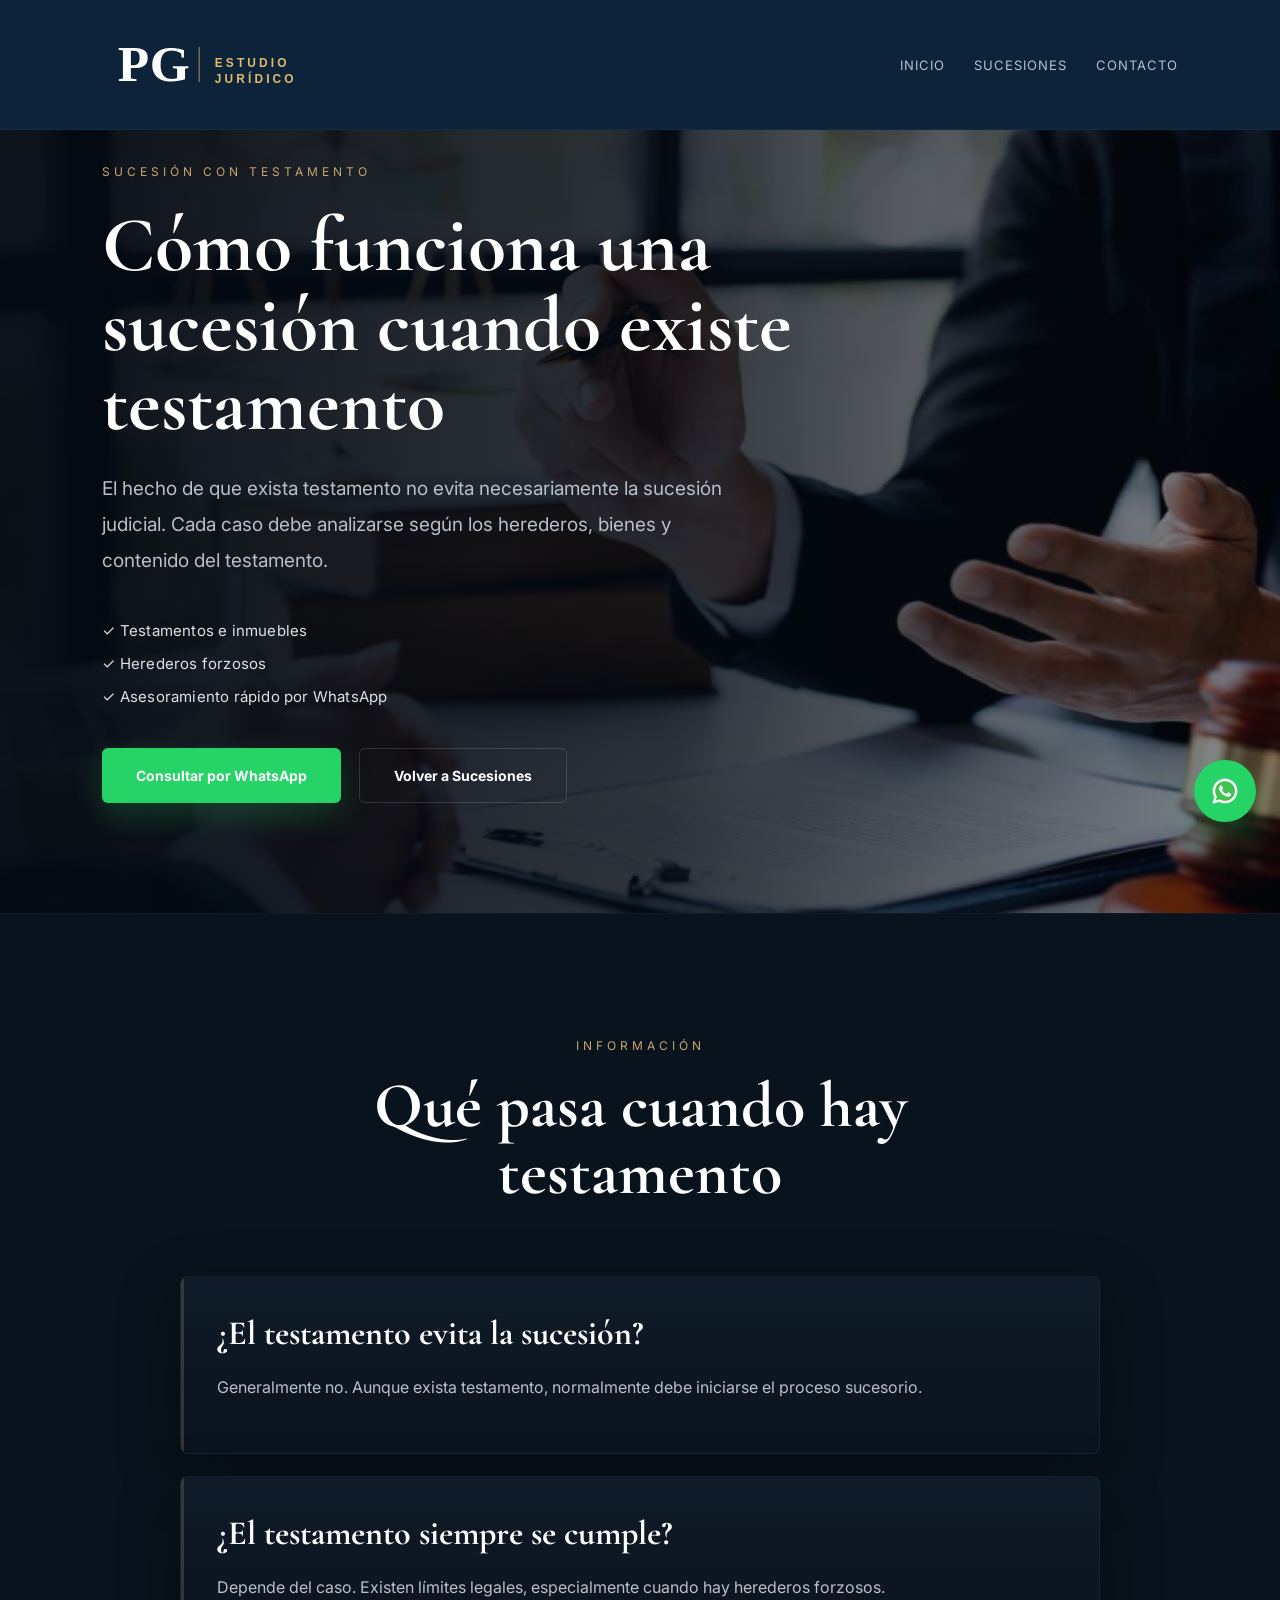
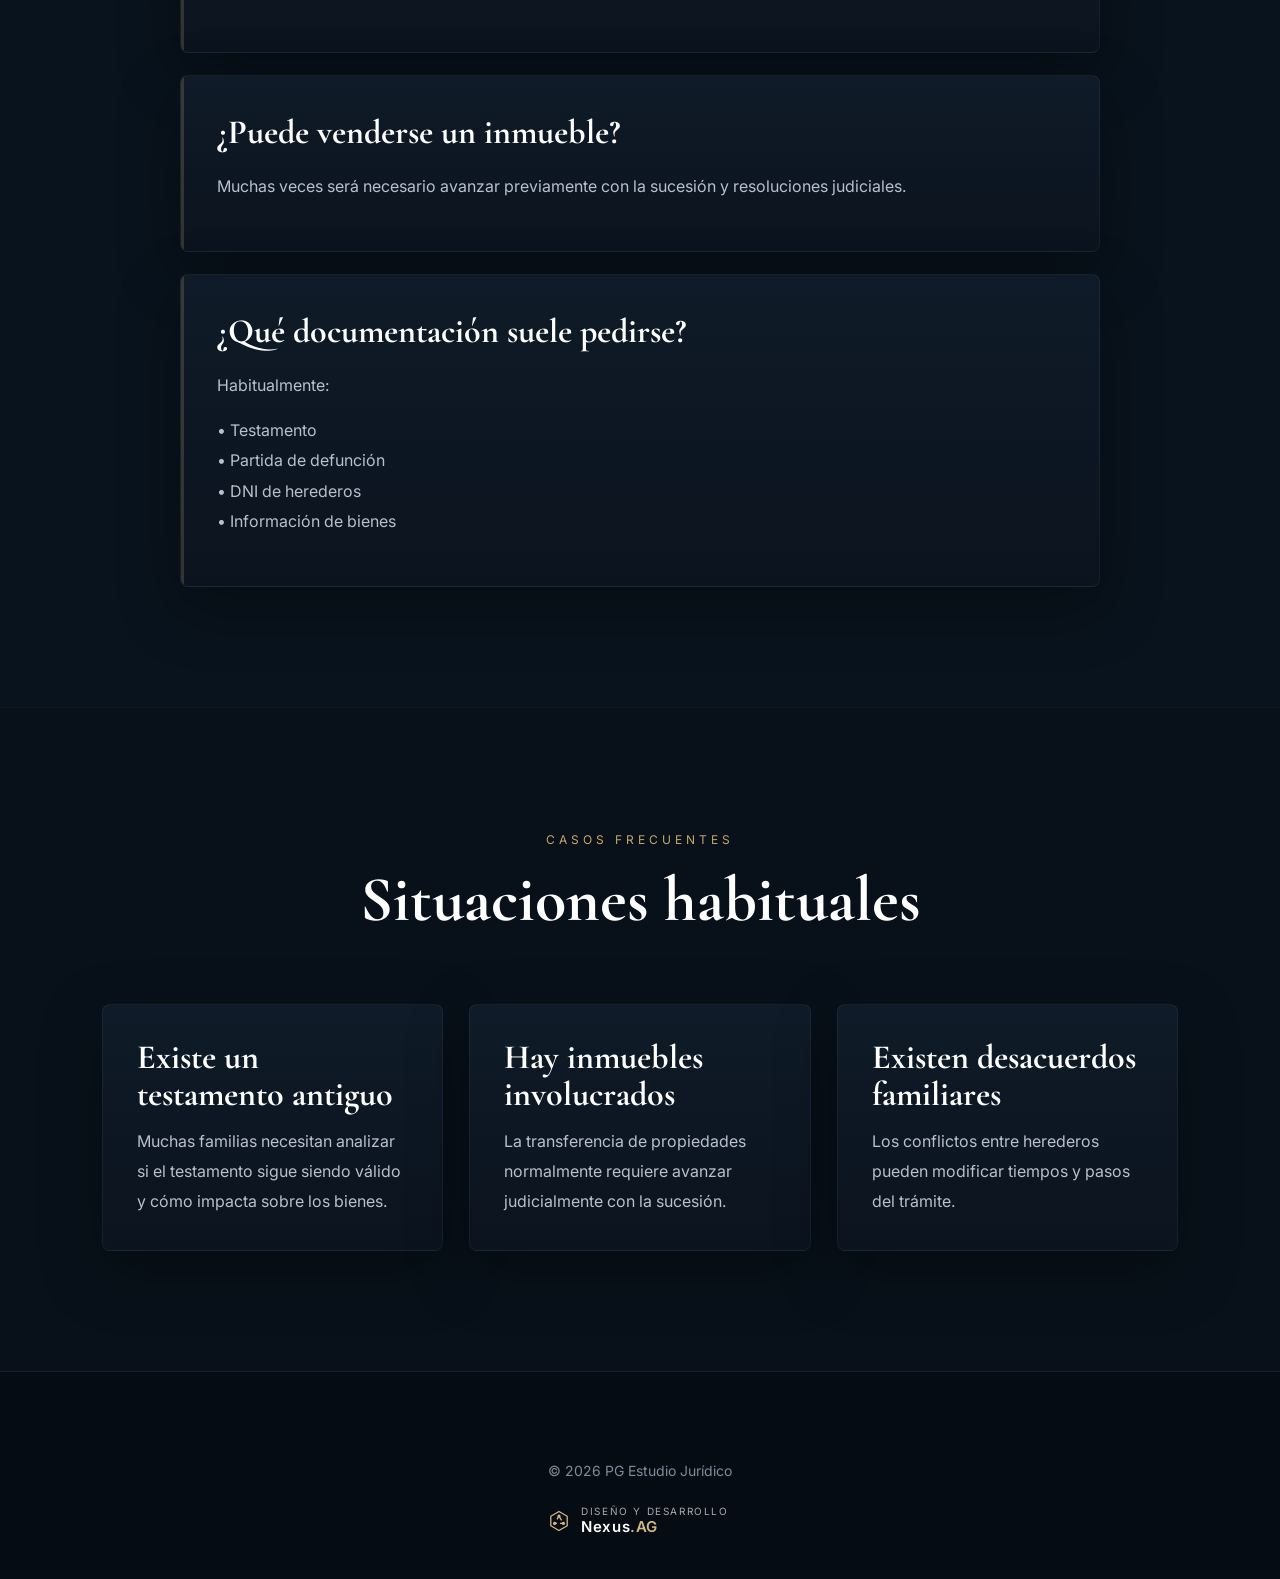
<file: sucesion-con-testamento.html>
<!DOCTYPE html>
<html lang="es">
<head>

  <meta charset="UTF-8">
  <meta name="viewport" content="width=device-width, initial-scale=1.0">

  <title>Sucesión con testamento | PG Estudio Jurídico</title>

  <meta name="description" content="Cómo funciona una sucesión cuando existe testamento y qué puede cambiar en el trámite.">

  <link rel="canonical" href="https://estudioPG.com.ar/sucesion-con-testamento.html">

  <meta property="og:title" content="Sucesión con testamento">
  <meta property="og:description" content="Cómo funciona una sucesión cuando existe testamento.">
  <meta property="og:image" content="https://estudioPG.com.ar/images/sucesiones.jpg">
  <meta property="og:type" content="website">

  <link rel="preconnect" href="https://fonts.googleapis.com">
  <link rel="preconnect" href="https://fonts.gstatic.com" crossorigin>

  <link href="https://fonts.googleapis.com/css2?family=Cormorant+Garamond:wght@500;600;700&family=Inter:wght@300;400;500;600&display=swap" rel="stylesheet">

  <link rel="stylesheet" href="style.css">

  <script>
    window.POL_ASSISTANT = {
      name: "Max",
      greeting: "Hola 👋 ¿Querés saber cuánto puede tardar una sucesión?",
      avatar: "images/max.jpg"
    };
  </script>

  <link rel="stylesheet" href="nexus.css">
</head>

<body>

<div id="pol-chat-root"></div>

<header>

 <a href="index.html" class="logo-container">
    <img src="images/PG1.svg" alt="PG Estudio Jurídico" class="logo-img">
  </a>

  <nav class="nav" id="navMenu">

    <a href="index.html">Inicio</a>
    <a href="sucesiones.html">Sucesiones</a>
    <a href="index.html#contacto">Contacto</a>

  </nav>

  <div class="hamburger" id="hamburger">
    <span></span>
    <span></span>
    <span></span>
  </div>

</header>

<section class="hero-sucesiones">

  <div class="overlay"></div>

  <div class="hero-content">

    <span class="mini-title">
      SUCESIÓN CON TESTAMENTO
    </span>

    <h1>
      Cómo funciona una sucesión
      cuando existe testamento
    </h1>

    <p>
      El hecho de que exista testamento no evita
      necesariamente la sucesión judicial.
      Cada caso debe analizarse según los herederos,
      bienes y contenido del testamento.
    </p>

    <div class="hero-points">

      <span>
        ✓ Testamentos e inmuebles
      </span>

      <span>
        ✓ Herederos forzosos
      </span>

      <span>
        ✓ Asesoramiento rápido por WhatsApp
      </span>

    </div>

    <div class="hero-buttons">

      <a
        href="https://wa.me/5491132192112?text=Hola%2C%20quiero%20consultar%20por%20una%20sucesi%C3%B3n%20con%20testamento"
        target="_blank"
        class="btn-whatsapp"
      >
        Consultar por WhatsApp
      </a>

      <a
        href="/sucesiones.html"
        class="btn-secondary"
      >
        Volver a Sucesiones
      </a>

    </div>

  </div>

</section>

<section class="faq">

  <div class="section-header">

    <span class="mini-title">
      INFORMACIÓN
    </span>

    <h2>
      Qué pasa cuando hay testamento
    </h2>

  </div>

  <div class="faq-container">

    <div class="faq-item">

      <h3>
        ¿El testamento evita la sucesión?
      </h3>

      <p>
        Generalmente no.
        Aunque exista testamento,
        normalmente debe iniciarse
        el proceso sucesorio.
      </p>

    </div>

    <div class="faq-item">

      <h3>
        ¿El testamento siempre se cumple?
      </h3>

      <p>
        Depende del caso.
        Existen límites legales,
        especialmente cuando hay
        herederos forzosos.
      </p>

    </div>

    <div class="faq-item">

      <h3>
        ¿Puede venderse un inmueble?
      </h3>

      <p>
        Muchas veces será necesario
        avanzar previamente con
        la sucesión y resoluciones judiciales.
      </p>

    </div>

    <div class="faq-item">

      <h3>
        ¿Qué documentación suele pedirse?
      </h3>

      <p>
        Habitualmente:
      </p>

      <p>
        • Testamento<br>
        • Partida de defunción<br>
        • DNI de herederos<br>
        • Información de bienes
      </p>

    </div>

  </div>

</section>

<section class="guides cases-section">

  <div class="section-header">

    <span class="mini-title">
      CASOS FRECUENTES
    </span>

    <h2>
      Situaciones habituales
    </h2>

  </div>

  <div class="guides-grid">

    <div class="guide-card">

      <h3>
        Existe un testamento antiguo
      </h3>

      <p>
        Muchas familias necesitan analizar
        si el testamento sigue siendo válido
        y cómo impacta sobre los bienes.
      </p>

    </div>

    <div class="guide-card">

      <h3>
        Hay inmuebles involucrados
      </h3>

      <p>
        La transferencia de propiedades
        normalmente requiere avanzar
        judicialmente con la sucesión.
      </p>

    </div>

    <div class="guide-card">

      <h3>
        Existen desacuerdos familiares
      </h3>

      <p>
        Los conflictos entre herederos
        pueden modificar tiempos
        y pasos del trámite.
      </p>

    </div>

  </div>

</section>



<footer>

  <div class="footer-bottom">
    © 2026 PG Estudio Jurídico
  </div>

  <div class="nexus-firma">
    <a class="nexus-credit" href="https://nexus-ag.vercel.app/?utm_source=galeppiestudio&utm_medium=credito" target="_blank" rel="noopener" title="Diseño y desarrollo: Nexus.AG">
      <svg class="nexus-mark" viewBox="0 0 24 24" aria-hidden="true">
        <path d="M12 2.5 20.2 7.25v9.5L12 21.5 3.8 16.75v-9.5Z" fill="none" stroke="currentColor" stroke-width="1.3" stroke-linejoin="round"/>
        <path class="flujo" d="M12 7 7.6 14.4h8.8Z" fill="none" stroke="currentColor" stroke-width="1.3" stroke-linejoin="round"/>
        <circle class="n n1" cx="12" cy="7" r="1.6" fill="currentColor"/>
        <circle class="n n2" cx="16.4" cy="14.4" r="1.6" fill="currentColor"/>
        <circle class="n n3" cx="7.6" cy="14.4" r="1.6" fill="currentColor"/>
      </svg>
      <span class="nexus-txt"><small>Diseño y desarrollo</small><b>Nexus<em>.AG</em></b></span>
    </a>
  </div>
</footer>

<!-- WHATSAPP FLOAT -->
<a
  href="https://wa.me/5491132192112"
  target="_blank"
  class="whatsapp-float"
>
  <img src="images/whatsapp.png" alt="WhatsApp"></a>


<script src="nav.js"></script>
</body>
</html>
</file>
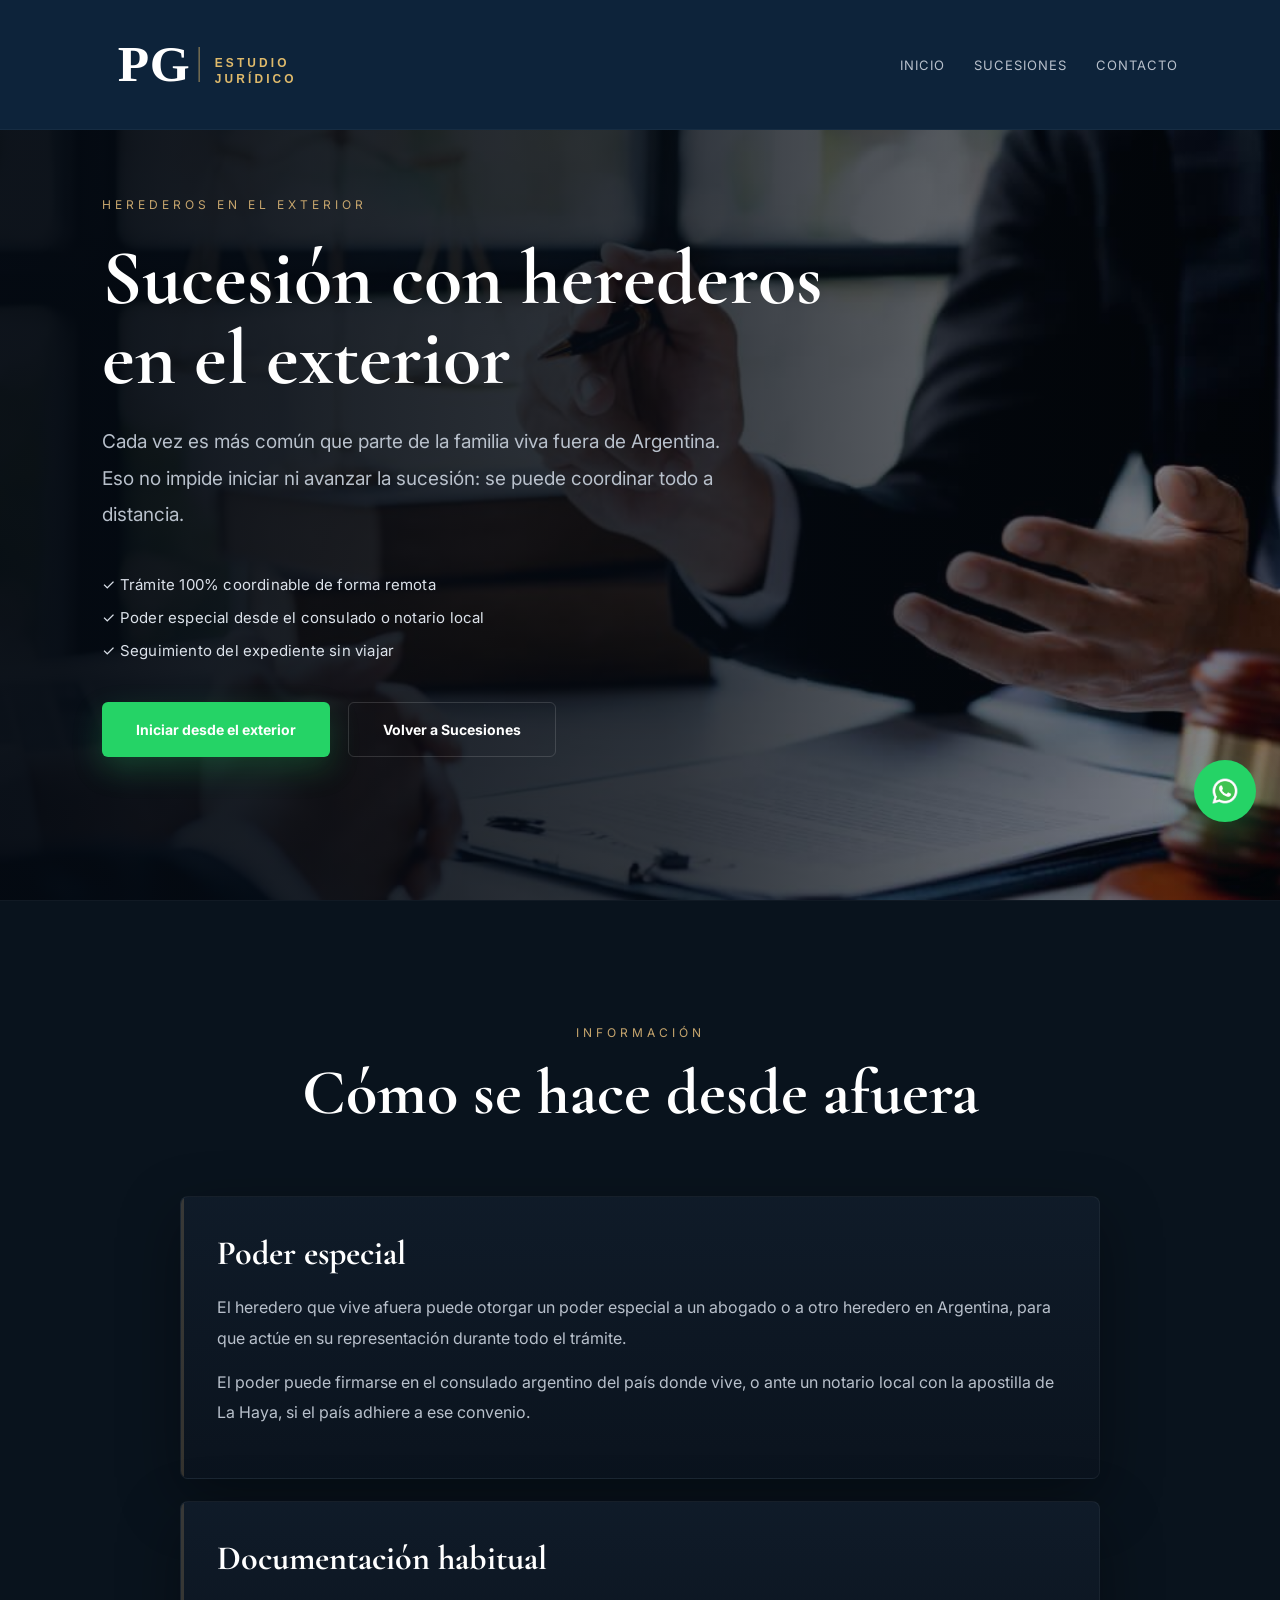
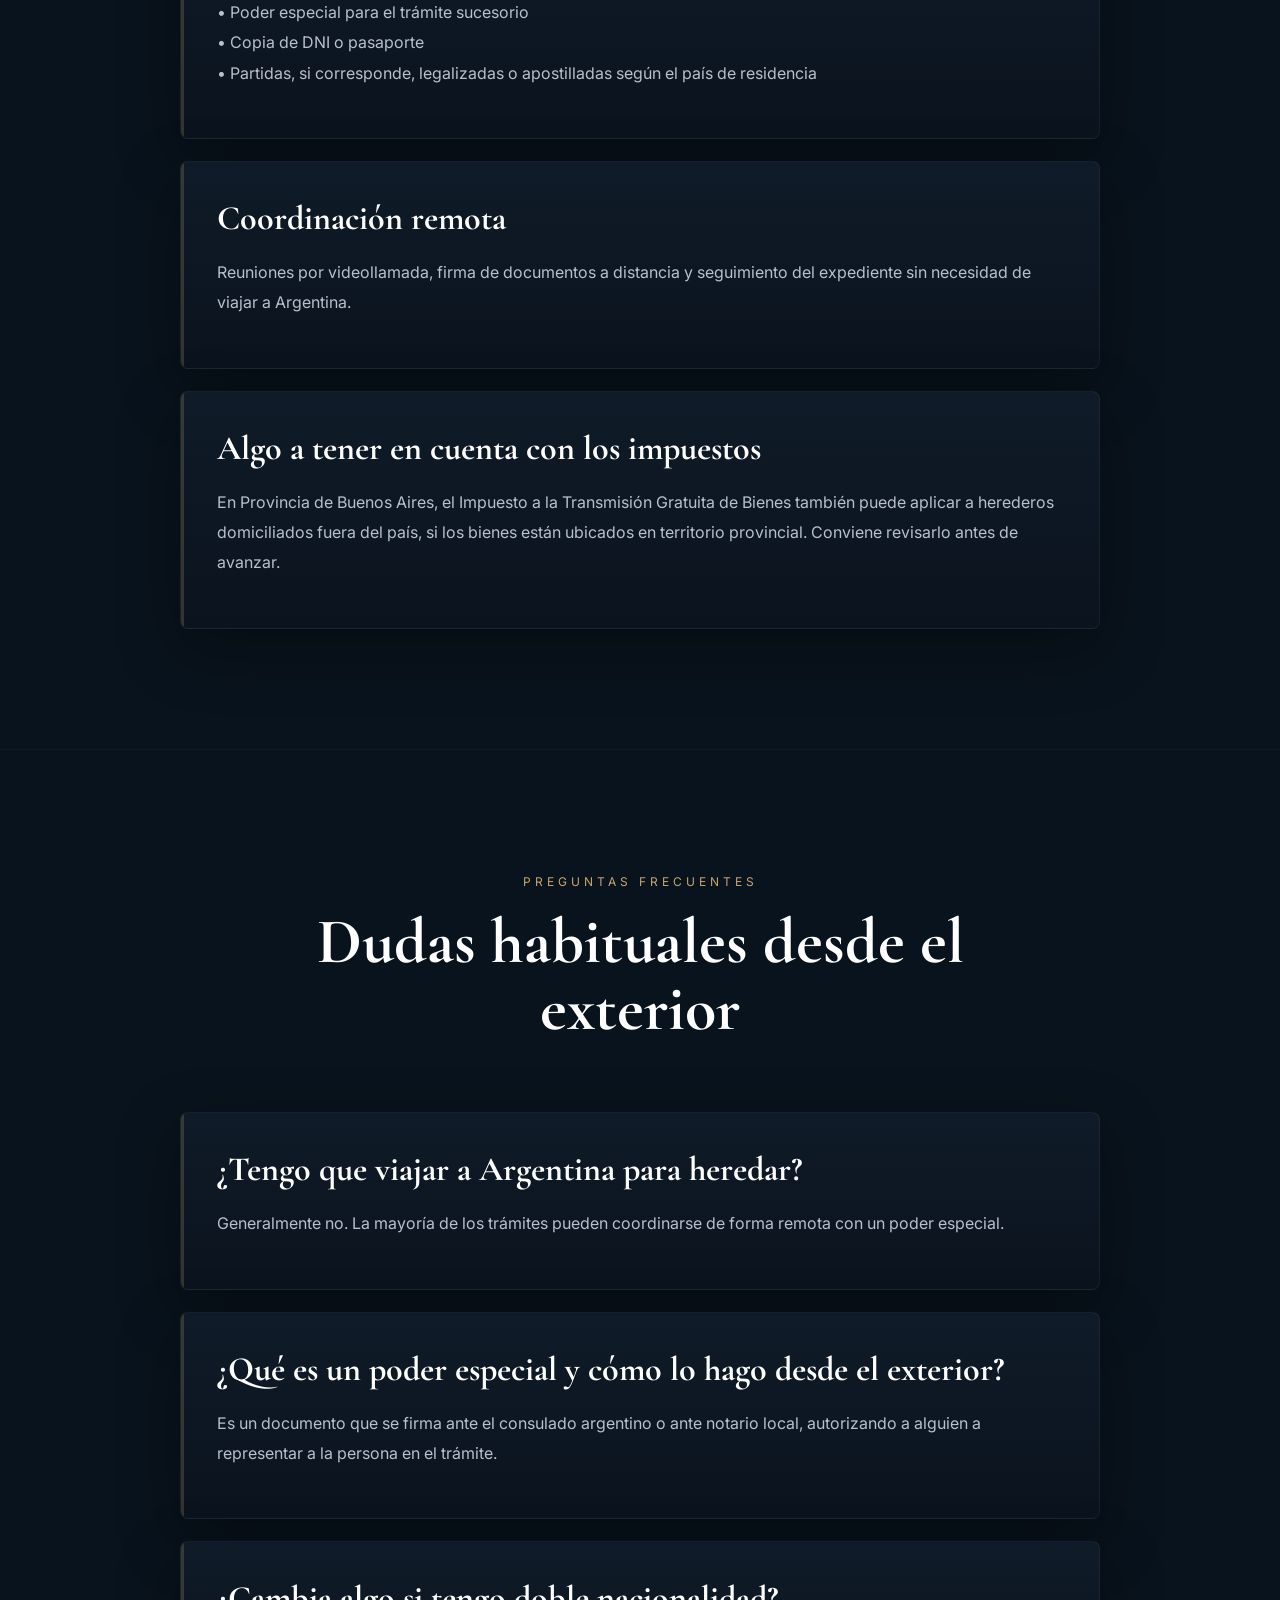
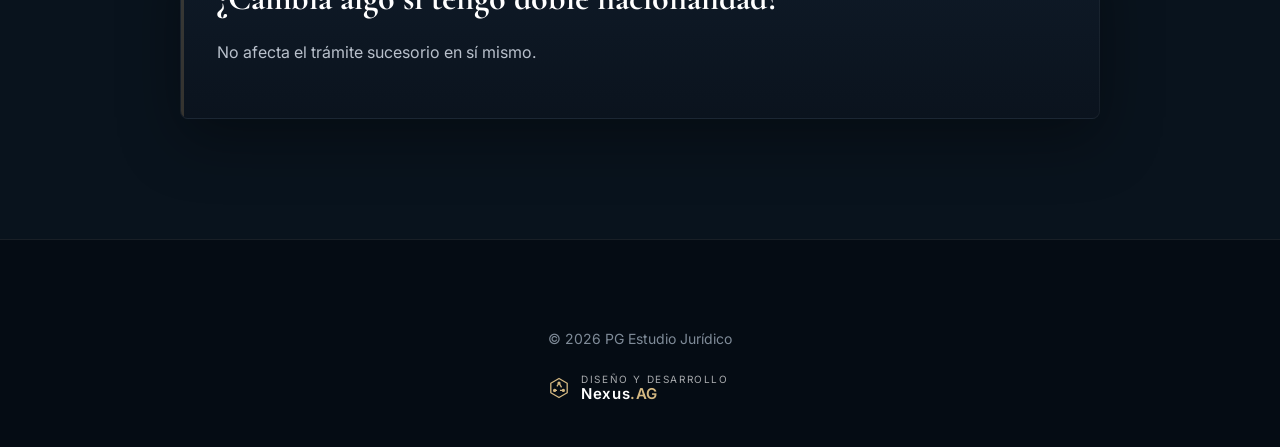
<file: sucesion-herederos-en-el-exterior.html>
<!DOCTYPE html>
<html lang="es">
<head>

  <meta charset="UTF-8">
  <meta name="viewport" content="width=device-width, initial-scale=1.0">

  <title>Sucesión con herederos en el exterior | PG Estudio Jurídico</title>

  <meta name="description" content="Sucesión con herederos que viven en el exterior. Poder especial, trámites a distancia y qué documentación se necesita.">

  <link rel="canonical" href="https://estudioPG.com.ar/sucesion-herederos-en-el-exterior.html">

  <meta property="og:title" content="Sucesión con herederos en el exterior">
  <meta property="og:description" content="Poder especial, trámites a distancia y documentación para heredar desde afuera.">
  <meta property="og:image" content="https://estudioPG.com.ar/images/sucesiones.jpg">
  <meta property="og:type" content="website">

  <link rel="preconnect" href="https://fonts.googleapis.com">
  <link rel="preconnect" href="https://fonts.gstatic.com" crossorigin>

  <link href="https://fonts.googleapis.com/css2?family=Cormorant+Garamond:wght@500;600;700&family=Inter:wght@300;400;500;600&display=swap" rel="stylesheet">

  <link rel="stylesheet" href="style.css">

  <script>
    window.POL_ASSISTANT = {
      name: "Max",
      greeting: "Hola 👋 ¿Vivís en el exterior y necesitás iniciar una sucesión?",
      avatar: "images/max.jpg"
    };
  </script>

  <link rel="stylesheet" href="nexus.css">
</head>

<body>

<div id="pol-chat-root"></div>

<header>

  <a href="index.html" class="logo-container">
    <img src="images/PG1.svg" alt="PG Estudio Jurídico" class="logo-img">
  </a>

  <nav class="nav" id="navMenu">
    <a href="index.html">Inicio</a>
    <a href="sucesiones.html">Sucesiones</a>
    <a href="index.html#contacto">Contacto</a>
  </nav>

  <div class="hamburger" id="hamburger">
    <span></span>
    <span></span>
    <span></span>
  </div>

</header>

<!-- HERO -->

<section class="hero-sucesiones">

  <div class="overlay"></div>

  <div class="hero-content">

    <span class="mini-title">
      HEREDEROS EN EL EXTERIOR
    </span>

    <h1>
      Sucesión con herederos en el exterior
    </h1>

    <p>
      Cada vez es más común que parte de la familia viva fuera de Argentina. Eso no impide iniciar ni avanzar la sucesión: se puede coordinar todo a distancia.
    </p>

    <div class="hero-points">

      <span>
        ✓ Trámite 100% coordinable de forma remota
      </span>

      <span>
        ✓ Poder especial desde el consulado o notario local
      </span>

      <span>
        ✓ Seguimiento del expediente sin viajar
      </span>

    </div>

    <div class="hero-buttons">

      <a
        href="https://wa.me/5491132192112?text=Hola%2C%20vivo%20en%20el%20exterior%20y%20necesito%20iniciar%20una%20sucesi%C3%B3n"
        target="_blank"
        class="btn-whatsapp"
      >
        Iniciar desde el exterior
      </a>

      <a
        href="/sucesiones.html"
        class="btn-secondary"
      >
        Volver a Sucesiones
      </a>

    </div>

  </div>

</section>

<!-- INFORMACIÓN -->

<section class="faq">

  <div class="section-header">

    <span class="mini-title">
      INFORMACIÓN
    </span>

    <h2>
      Cómo se hace desde afuera
    </h2>

  </div>

  <div class="faq-container">

    <div class="faq-item">

      <h3>
        Poder especial
      </h3>

      <p>
        El heredero que vive afuera puede otorgar un poder especial a un abogado o a otro heredero en Argentina, para que actúe en su representación durante todo el trámite.
      </p>

      <p>
        El poder puede firmarse en el consulado argentino del país donde vive, o ante un notario local con la apostilla de La Haya, si el país adhiere a ese convenio.
      </p>

    </div>

    <div class="faq-item">

      <h3>
        Documentación habitual
      </h3>

      <p>
        • Poder especial para el trámite sucesorio<br>• Copia de DNI o pasaporte<br>• Partidas, si corresponde, legalizadas o apostilladas según el país de residencia
      </p>

    </div>

    <div class="faq-item">

      <h3>
        Coordinación remota
      </h3>

      <p>
        Reuniones por videollamada, firma de documentos a distancia y seguimiento del expediente sin necesidad de viajar a Argentina.
      </p>

    </div>

    <div class="faq-item">

      <h3>
        Algo a tener en cuenta con los impuestos
      </h3>

      <p>
        En Provincia de Buenos Aires, el Impuesto a la Transmisión Gratuita de Bienes también puede aplicar a herederos domiciliados fuera del país, si los bienes están ubicados en territorio provincial. Conviene revisarlo antes de avanzar.
      </p>

    </div>

  </div>

</section>

<!-- PREGUNTAS FRECUENTES -->

<section class="faq">

  <div class="section-header">

    <span class="mini-title">
      PREGUNTAS FRECUENTES
    </span>

    <h2>
      Dudas habituales desde el exterior
    </h2>

  </div>

  <div class="faq-container">

    <div class="faq-item">

      <h3>
        ¿Tengo que viajar a Argentina para heredar?
      </h3>

      <p>
        Generalmente no. La mayoría de los trámites pueden coordinarse de forma remota con un poder especial.
      </p>

    </div>

    <div class="faq-item">

      <h3>
        ¿Qué es un poder especial y cómo lo hago desde el exterior?
      </h3>

      <p>
        Es un documento que se firma ante el consulado argentino o ante notario local, autorizando a alguien a representar a la persona en el trámite.
      </p>

    </div>

    <div class="faq-item">

      <h3>
        ¿Cambia algo si tengo doble nacionalidad?
      </h3>

      <p>
        No afecta el trámite sucesorio en sí mismo.
      </p>

    </div>

  </div>

</section>

<!-- FOOTER -->

<footer>

  <div class="footer-bottom">

    © 2026 PG Estudio Jurídico

  </div>

  <div class="nexus-firma">
    <a class="nexus-credit" href="https://nexus-ag.vercel.app/?utm_source=galeppiestudio&utm_medium=credito" target="_blank" rel="noopener" title="Diseño y desarrollo: Nexus.AG">
      <svg class="nexus-mark" viewBox="0 0 24 24" aria-hidden="true">
        <path d="M12 2.5 20.2 7.25v9.5L12 21.5 3.8 16.75v-9.5Z" fill="none" stroke="currentColor" stroke-width="1.3" stroke-linejoin="round"/>
        <path class="flujo" d="M12 7 7.6 14.4h8.8Z" fill="none" stroke="currentColor" stroke-width="1.3" stroke-linejoin="round"/>
        <circle class="n n1" cx="12" cy="7" r="1.6" fill="currentColor"/>
        <circle class="n n2" cx="16.4" cy="14.4" r="1.6" fill="currentColor"/>
        <circle class="n n3" cx="7.6" cy="14.4" r="1.6" fill="currentColor"/>
      </svg>
      <span class="nexus-txt"><small>Diseño y desarrollo</small><b>Nexus<em>.AG</em></b></span>
    </a>
  </div>
</footer>

<!-- WHATSAPP FLOAT -->
<a
  href="https://wa.me/5491132192112"
  target="_blank"
  class="whatsapp-float"
>
  <img src="images/whatsapp.png" alt="WhatsApp"></a>


<script src="nav.js"></script>
</body>
</html>
</file>
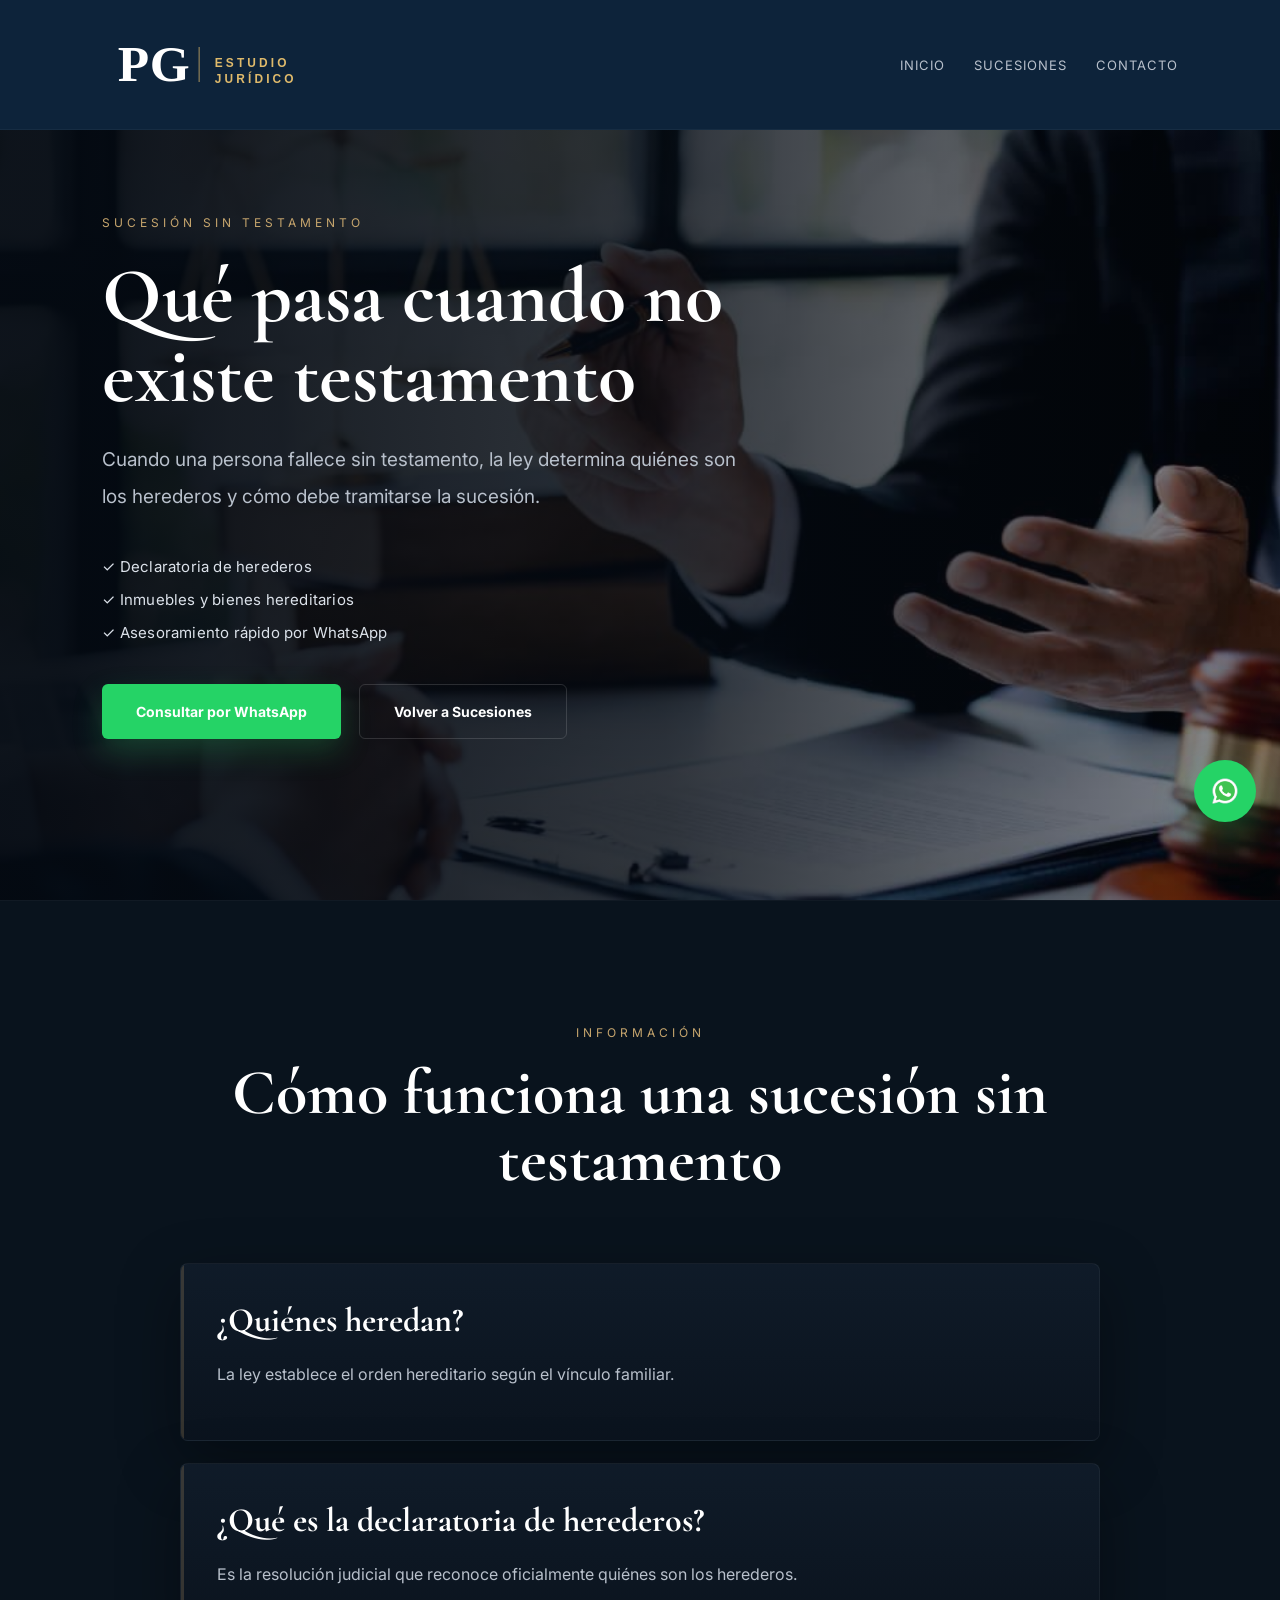
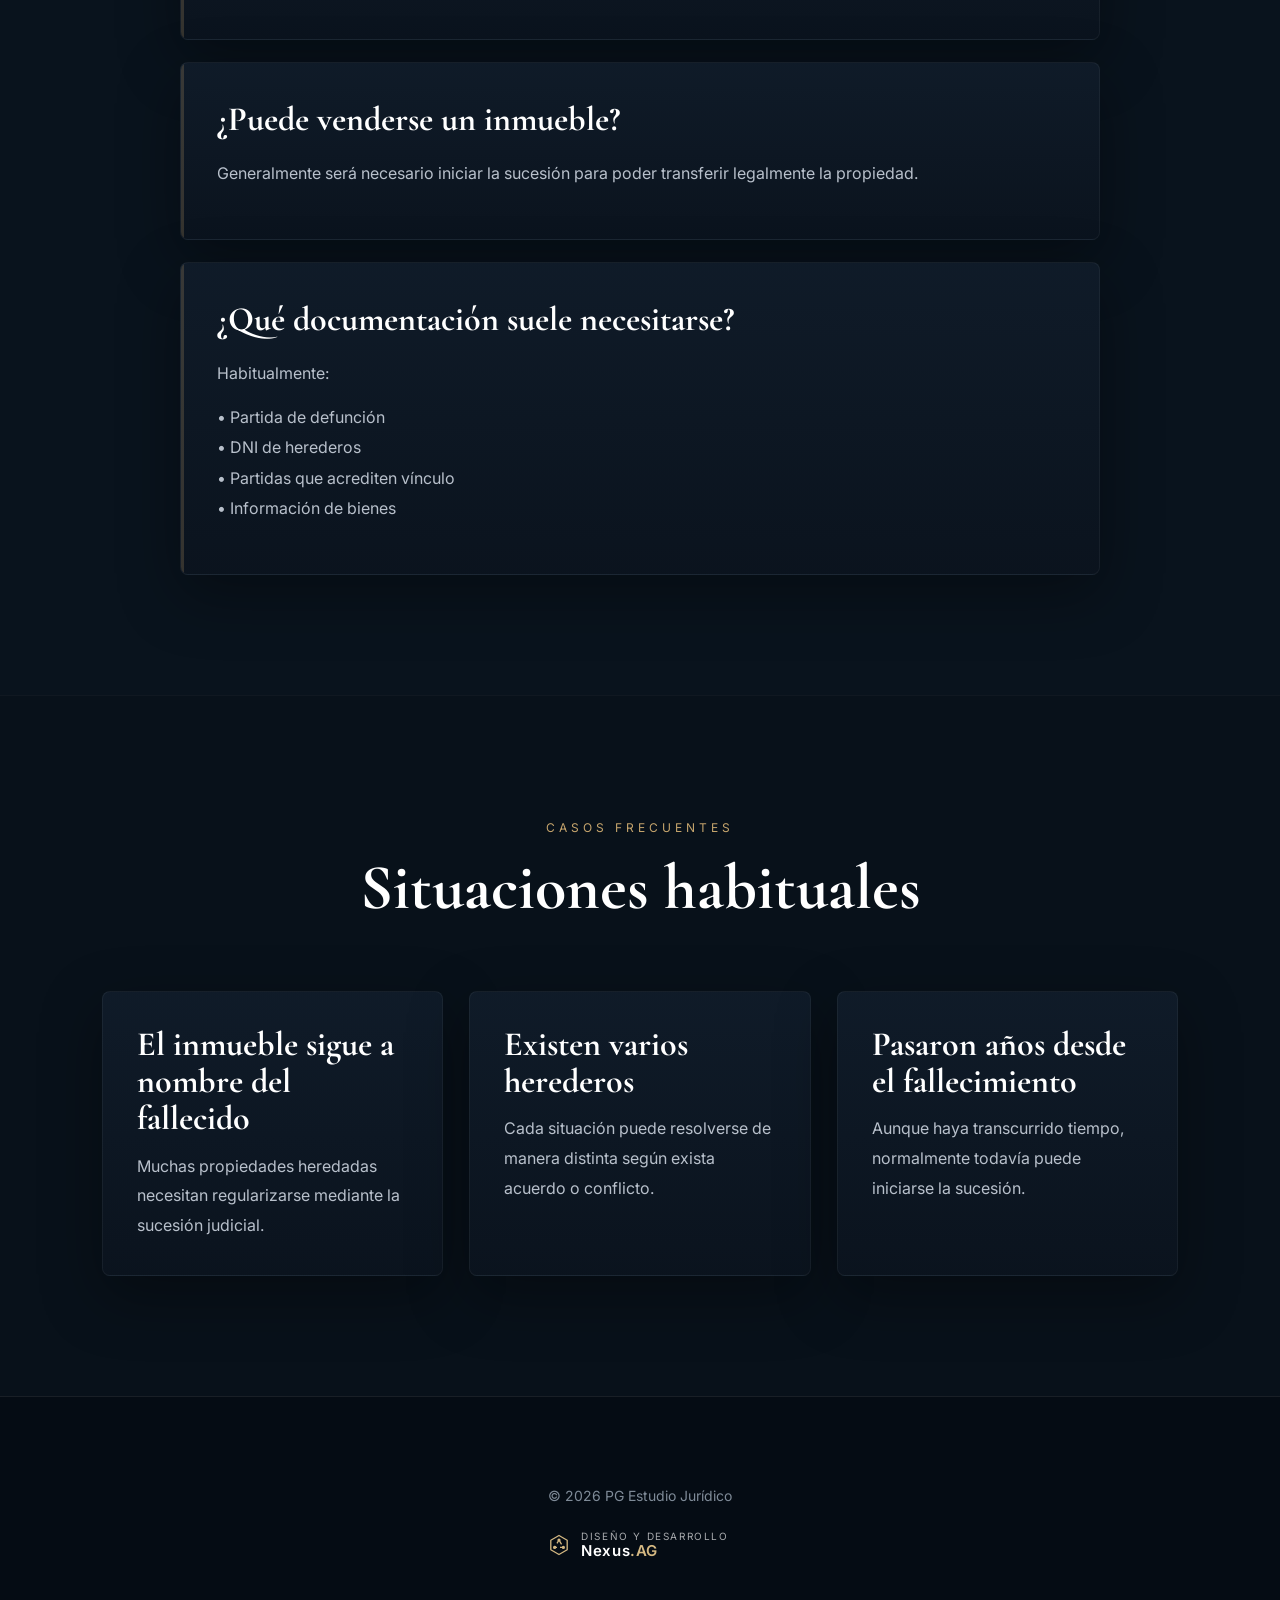
<file: sucesion-sin-testamento.html>
<!DOCTYPE html>
<html lang="es">
<head>

  <meta charset="UTF-8">
  <meta name="viewport" content="width=device-width, initial-scale=1.0">

  <title>Sucesión sin testamento | PG Estudio Jurídico</title>

  <meta name="description" content="Qué ocurre cuando la persona fallecida no dejó testamento y cómo se determina quiénes heredan.">

  <link rel="canonical" href="https://estudioPG.com.ar/sucesion-sin-testamento.html">

  <meta property="og:title" content="Sucesión sin testamento">
  <meta property="og:description" content="Qué ocurre cuando no hay testamento y cómo se determina quiénes heredan.">
  <meta property="og:image" content="https://estudioPG.com.ar/images/sucesiones.jpg">
  <meta property="og:type" content="website">

  <link rel="preconnect" href="https://fonts.googleapis.com">
  <link rel="preconnect" href="https://fonts.gstatic.com" crossorigin>

  <link href="https://fonts.googleapis.com/css2?family=Cormorant+Garamond:wght@500;600;700&family=Inter:wght@300;400;500;600&display=swap" rel="stylesheet">

  <link rel="stylesheet" href="style.css">

  <script>
    window.POL_ASSISTANT = {
      name: "Max",
      greeting: "Hola 👋 ¿Querés saber cuánto puede tardar una sucesión?",
      avatar: "images/max.jpg"
    };
  </script>

  <link rel="stylesheet" href="nexus.css">
</head>

<body>

<div id="pol-chat-root"></div>

<header>
 <a href="index.html" class="logo-container">
    <img src="images/PG1.svg" alt="PG Estudio Jurídico" class="logo-img">
  </a>

  <nav class="nav" id="navMenu">

    <a href="index.html">Inicio</a>
    <a href="sucesiones.html">Sucesiones</a>
    <a href="index.html#contacto">Contacto</a>

  </nav>

  <div class="hamburger" id="hamburger">
    <span></span>
    <span></span>
    <span></span>
  </div>

</header>

<section class="hero-sucesiones">

  <div class="overlay"></div>

  <div class="hero-content">

    <span class="mini-title">
      SUCESIÓN SIN TESTAMENTO
    </span>

    <h1>
      Qué pasa cuando no existe testamento
    </h1>

    <p>
      Cuando una persona fallece sin testamento,
      la ley determina quiénes son los herederos
      y cómo debe tramitarse la sucesión.
    </p>

    <div class="hero-points">

      <span>
        ✓ Declaratoria de herederos
      </span>

      <span>
        ✓ Inmuebles y bienes hereditarios
      </span>

      <span>
        ✓ Asesoramiento rápido por WhatsApp
      </span>

    </div>

    <div class="hero-buttons">

      <a
        href="https://wa.me/5491132192112?text=Hola%2C%20quiero%20consultar%20por%20una%20sucesi%C3%B3n%20sin%20testamento"
        target="_blank"
        class="btn-whatsapp"
      >
        Consultar por WhatsApp
      </a>

      <a
        href="/sucesiones.html"
        class="btn-secondary"
      >
        Volver a Sucesiones
      </a>

    </div>

  </div>

</section>

<section class="faq">

  <div class="section-header">

    <span class="mini-title">
      INFORMACIÓN
    </span>

    <h2>
      Cómo funciona una sucesión sin testamento
    </h2>

  </div>

  <div class="faq-container">

    <div class="faq-item">

      <h3>
        ¿Quiénes heredan?
      </h3>

      <p>
        La ley establece el orden hereditario
        según el vínculo familiar.
      </p>

    </div>

    <div class="faq-item">

      <h3>
        ¿Qué es la declaratoria de herederos?
      </h3>

      <p>
        Es la resolución judicial que reconoce
        oficialmente quiénes son los herederos.
      </p>

    </div>

    <div class="faq-item">

      <h3>
        ¿Puede venderse un inmueble?
      </h3>

      <p>
        Generalmente será necesario iniciar
        la sucesión para poder transferir
        legalmente la propiedad.
      </p>

    </div>

    <div class="faq-item">

      <h3>
        ¿Qué documentación suele necesitarse?
      </h3>

      <p>
        Habitualmente:
      </p>

      <p>
        • Partida de defunción<br>
        • DNI de herederos<br>
        • Partidas que acrediten vínculo<br>
        • Información de bienes
      </p>

    </div>

  </div>

</section>

<section class="guides cases-section">

  <div class="section-header">

    <span class="mini-title">
      CASOS FRECUENTES
    </span>

    <h2>
      Situaciones habituales
    </h2>

  </div>

  <div class="guides-grid">

    <div class="guide-card">

      <h3>
        El inmueble sigue a nombre del fallecido
      </h3>

      <p>
        Muchas propiedades heredadas
        necesitan regularizarse mediante
        la sucesión judicial.
      </p>

    </div>

    <div class="guide-card">

      <h3>
        Existen varios herederos
      </h3>

      <p>
        Cada situación puede resolverse
        de manera distinta según exista
        acuerdo o conflicto.
      </p>

    </div>

    <div class="guide-card">

      <h3>
        Pasaron años desde el fallecimiento
      </h3>

      <p>
        Aunque haya transcurrido tiempo,
        normalmente todavía puede iniciarse
        la sucesión.
      </p>

    </div>

  </div>

</section>



<footer>

  <div class="footer-bottom">
    © 2026 PG Estudio Jurídico
  </div>

  <div class="nexus-firma">
    <a class="nexus-credit" href="https://nexus-ag.vercel.app/?utm_source=galeppiestudio&utm_medium=credito" target="_blank" rel="noopener" title="Diseño y desarrollo: Nexus.AG">
      <svg class="nexus-mark" viewBox="0 0 24 24" aria-hidden="true">
        <path d="M12 2.5 20.2 7.25v9.5L12 21.5 3.8 16.75v-9.5Z" fill="none" stroke="currentColor" stroke-width="1.3" stroke-linejoin="round"/>
        <path class="flujo" d="M12 7 7.6 14.4h8.8Z" fill="none" stroke="currentColor" stroke-width="1.3" stroke-linejoin="round"/>
        <circle class="n n1" cx="12" cy="7" r="1.6" fill="currentColor"/>
        <circle class="n n2" cx="16.4" cy="14.4" r="1.6" fill="currentColor"/>
        <circle class="n n3" cx="7.6" cy="14.4" r="1.6" fill="currentColor"/>
      </svg>
      <span class="nexus-txt"><small>Diseño y desarrollo</small><b>Nexus<em>.AG</em></b></span>
    </a>
  </div>
</footer>

<!-- WHATSAPP FLOAT -->
<a
  href="https://wa.me/5491132192112"
  target="_blank"
  class="whatsapp-float"
>
  <img src="images/whatsapp.png" alt="WhatsApp"></a>


<script src="nav.js"></script>
</body>
</html>
</file>
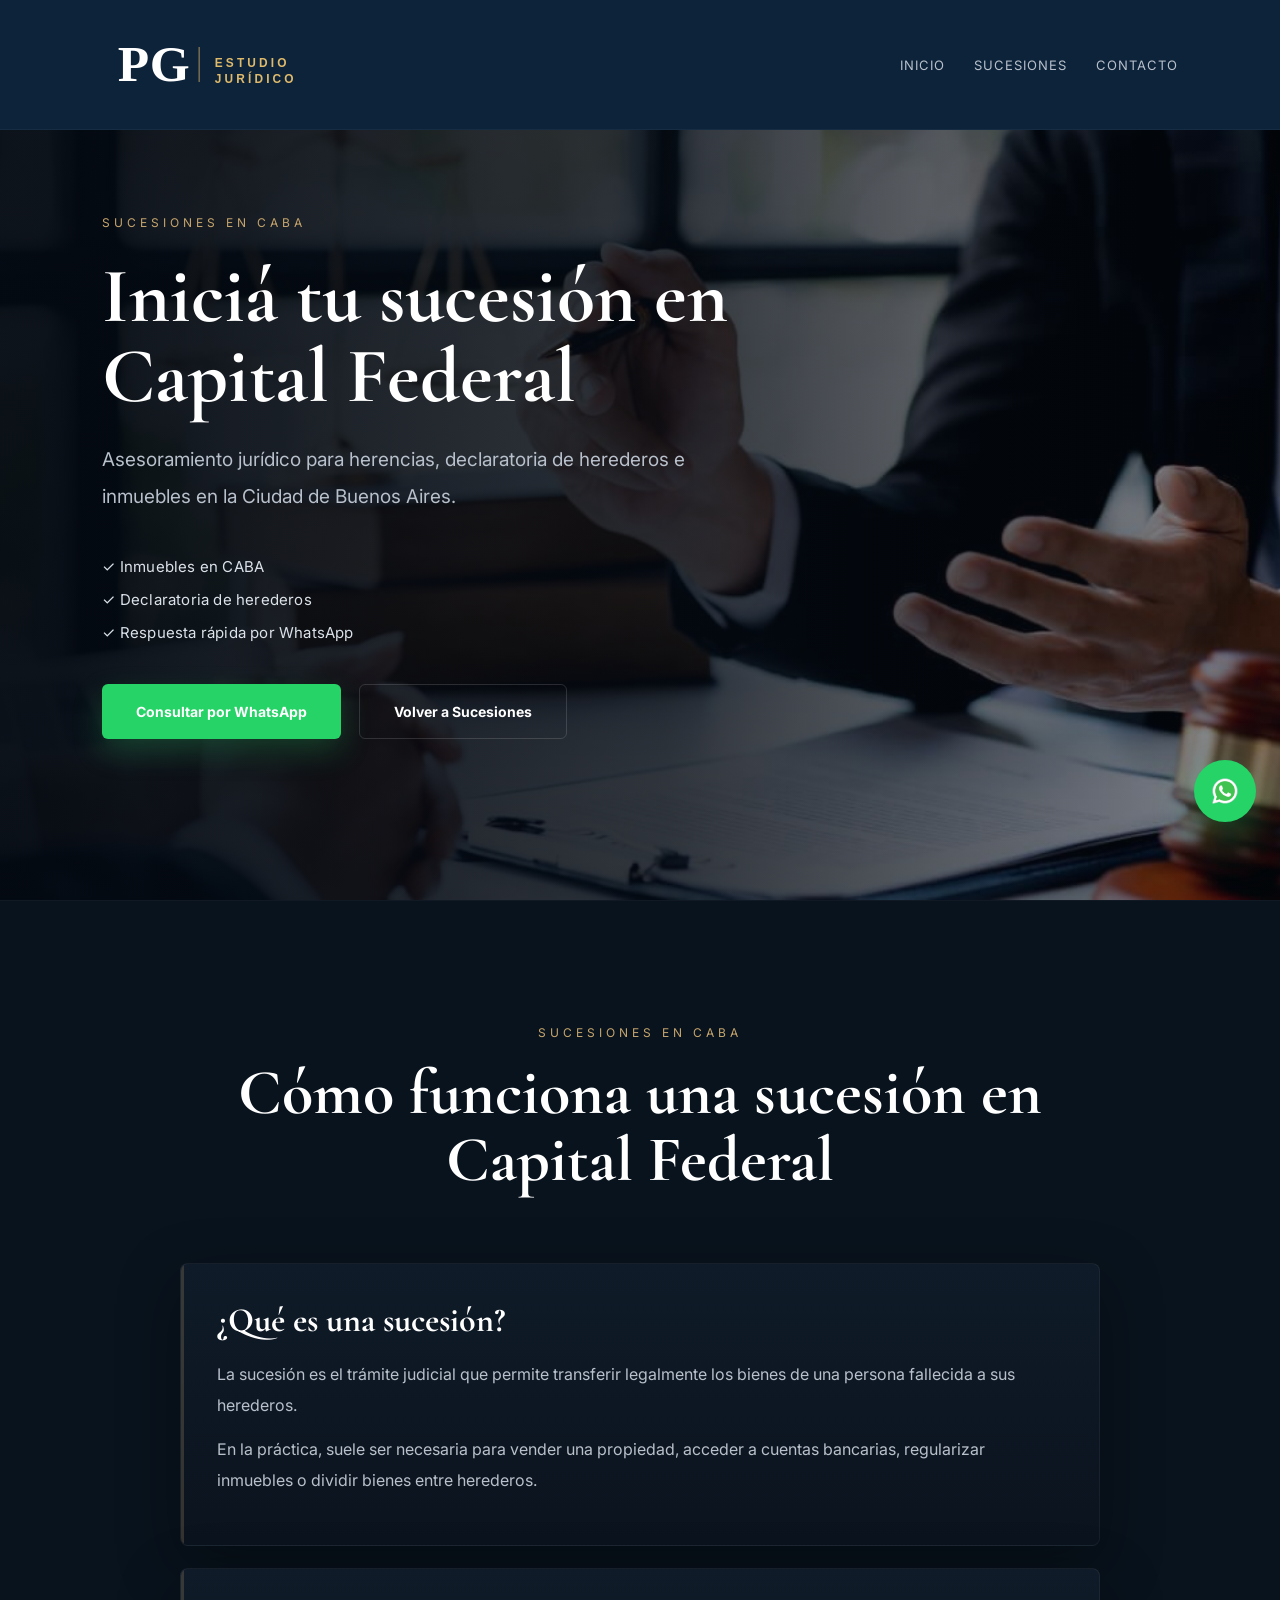
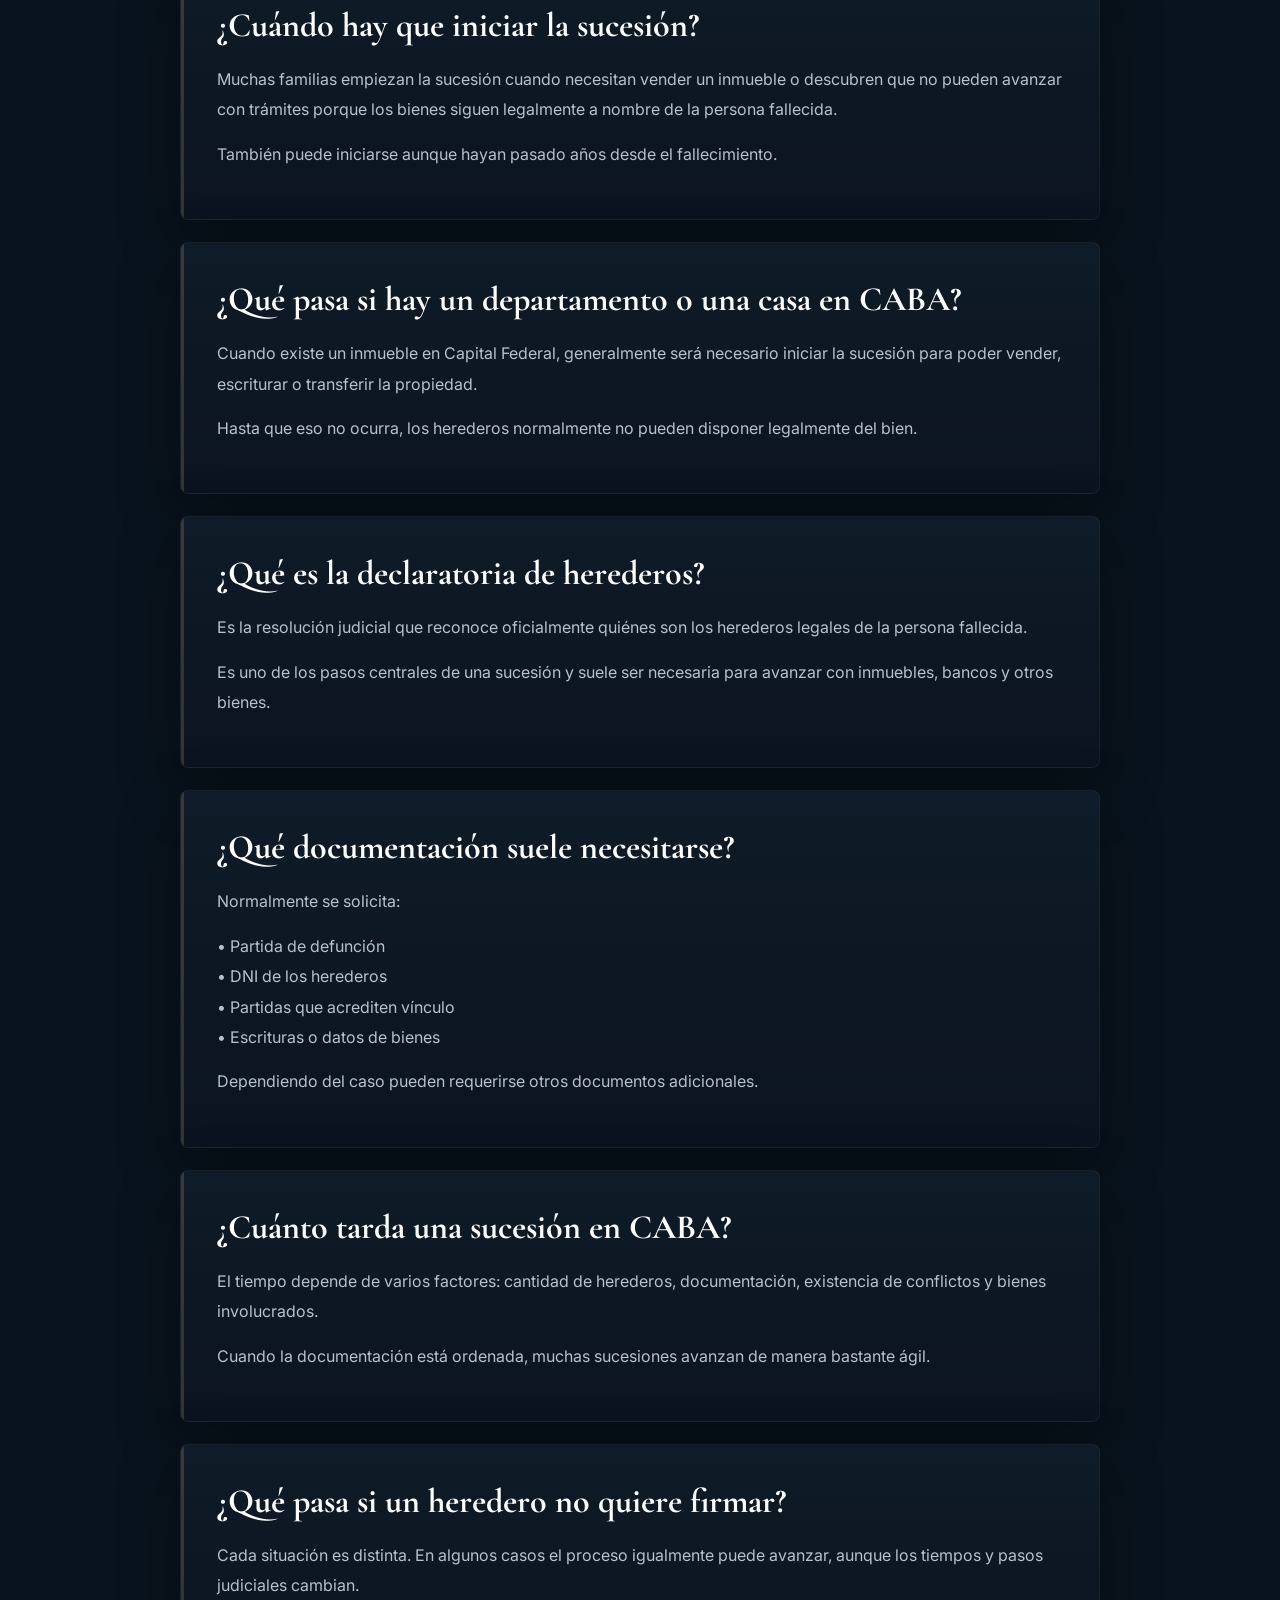
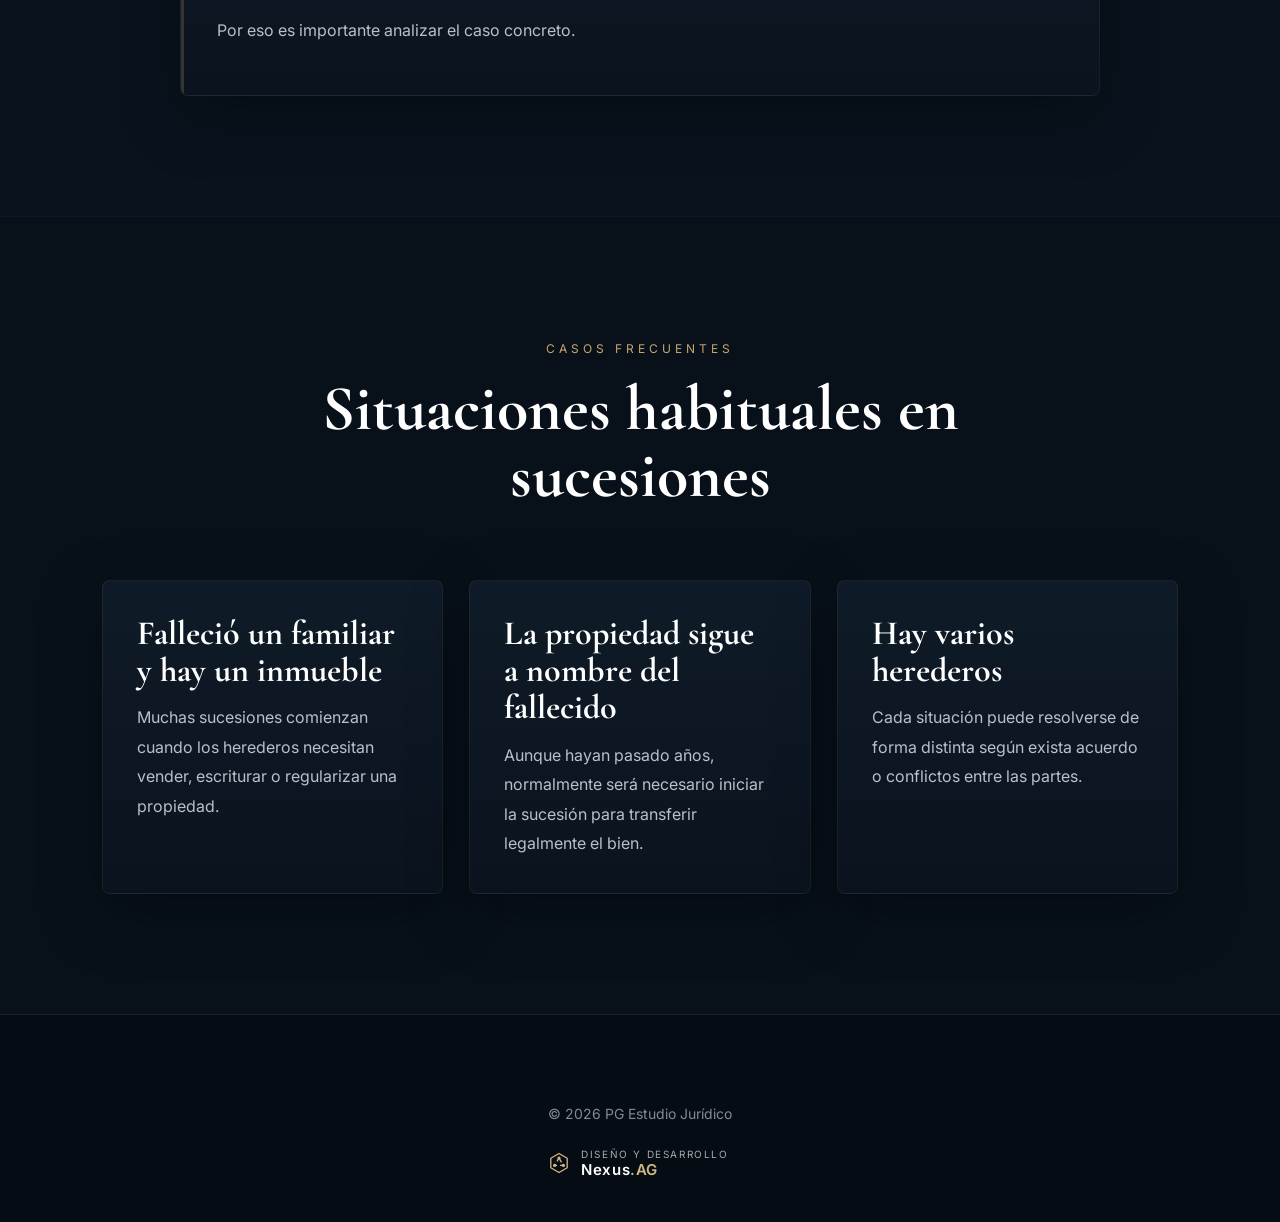
<file: sucesiones-caba.html>
<!DOCTYPE html>
<html lang="es">
<head>

  <meta charset="UTF-8">
  <meta name="viewport" content="width=device-width, initial-scale=1.0">

  <title>Sucesiones en CABA | PG Estudio Jurídico</title>

  <meta name="description" content="Cómo funciona una sucesión en Capital Federal. Trámite, declaratoria de herederos e inmuebles en CABA.">

  <link rel="canonical" href="https://estudioPG.com.ar/sucesiones-caba.html">

  <meta property="og:title" content="Sucesiones en CABA">
  <meta property="og:description" content="Cómo funciona el trámite de sucesión en Capital Federal.">
  <meta property="og:image" content="https://estudioPG.com.ar/images/sucesiones.jpg">
  <meta property="og:type" content="website">

  <link rel="preconnect" href="https://fonts.googleapis.com">
  <link rel="preconnect" href="https://fonts.gstatic.com" crossorigin>

  <link href="https://fonts.googleapis.com/css2?family=Cormorant+Garamond:wght@500;600;700&family=Inter:wght@300;400;500;600&display=swap" rel="stylesheet">

  <link rel="stylesheet" href="style.css">

  <script>
    window.POL_ASSISTANT = {
      name: "Max",
      greeting: "Hola 👋 ¿Querés saber cuánto puede tardar una sucesión?",
      avatar: "images/max.jpg"
    };
  </script>

  <link rel="stylesheet" href="nexus.css">
</head>

<body>

<div id="pol-chat-root"></div>

<header>

 <a href="index.html" class="logo-container">
    <img src="images/PG1.svg" alt="PG Estudio Jurídico" class="logo-img">
  </a>

  <nav class="nav" id="navMenu">

    <a href="index.html">Inicio</a>
    <a href="sucesiones.html">Sucesiones</a>
    <a href="index.html#contacto">Contacto</a>

  </nav>

  <div class="hamburger" id="hamburger">
    <span></span>
    <span></span>
    <span></span>
  </div>

</header>

<!-- HERO -->

<section class="hero-sucesiones">

  <div class="overlay"></div>

  <div class="hero-content">

    <span class="mini-title">
      SUCESIONES EN CABA
    </span>

    <h1>
      Iniciá tu sucesión
      en Capital Federal
    </h1>

    <p>
      Asesoramiento jurídico para herencias,
      declaratoria de herederos e inmuebles
      en la Ciudad de Buenos Aires.
    </p>

    <div class="hero-points">

      <span>
        ✓ Inmuebles en CABA
      </span>

      <span>
        ✓ Declaratoria de herederos
      </span>

      <span>
        ✓ Respuesta rápida por WhatsApp
      </span>

    </div>

    <div class="hero-buttons">

      <a
        href="https://wa.me/5491132192112?text=Hola%2C%20quiero%20consultar%20por%20una%20sucesi%C3%B3n%20en%20CABA"
        target="_blank"
        class="btn-whatsapp"
      >
        Consultar por WhatsApp
      </a>

      <a
        href="/sucesiones.html"
        class="btn-secondary"
      >
        Volver a Sucesiones
      </a>

    </div>

  </div>

</section>



<!-- INFORMACIÓN -->

<section class="faq">

  <div class="section-header">

    <span class="mini-title">
      SUCESIONES EN CABA
    </span>

    <h2>
      Cómo funciona una sucesión
      en Capital Federal
    </h2>

  </div>

  <div class="faq-container">

    <div class="faq-item">

      <h3>
        ¿Qué es una sucesión?
      </h3>

      <p>
        La sucesión es el trámite judicial que permite
        transferir legalmente los bienes de una persona
        fallecida a sus herederos.
      </p>

      <p>
        En la práctica, suele ser necesaria para vender
        una propiedad, acceder a cuentas bancarias,
        regularizar inmuebles o dividir bienes entre herederos.
      </p>

    </div>

    <div class="faq-item">

      <h3>
        ¿Cuándo hay que iniciar la sucesión?
      </h3>

      <p>
        Muchas familias empiezan la sucesión cuando necesitan
        vender un inmueble o descubren que no pueden avanzar
        con trámites porque los bienes siguen legalmente
        a nombre de la persona fallecida.
      </p>

      <p>
        También puede iniciarse aunque hayan pasado años
        desde el fallecimiento.
      </p>

    </div>

    <div class="faq-item">

      <h3>
        ¿Qué pasa si hay un departamento o una casa en CABA?
      </h3>

      <p>
        Cuando existe un inmueble en Capital Federal,
        generalmente será necesario iniciar la sucesión
        para poder vender, escriturar o transferir la propiedad.
      </p>

      <p>
        Hasta que eso no ocurra, los herederos normalmente
        no pueden disponer legalmente del bien.
      </p>

    </div>

    <div class="faq-item">

      <h3>
        ¿Qué es la declaratoria de herederos?
      </h3>

      <p>
        Es la resolución judicial que reconoce oficialmente
        quiénes son los herederos legales de la persona fallecida.
      </p>

      <p>
        Es uno de los pasos centrales de una sucesión
        y suele ser necesaria para avanzar con inmuebles,
        bancos y otros bienes.
      </p>

    </div>

    <div class="faq-item">

      <h3>
        ¿Qué documentación suele necesitarse?
      </h3>

      <p>
        Normalmente se solicita:
      </p>

      <p>
        • Partida de defunción<br>
        • DNI de los herederos<br>
        • Partidas que acrediten vínculo<br>
        • Escrituras o datos de bienes
      </p>

      <p>
        Dependiendo del caso pueden requerirse
        otros documentos adicionales.
      </p>

    </div>

    <div class="faq-item">

      <h3>
        ¿Cuánto tarda una sucesión en CABA?
      </h3>

      <p>
        El tiempo depende de varios factores:
        cantidad de herederos, documentación,
        existencia de conflictos y bienes involucrados.
      </p>

      <p>
        Cuando la documentación está ordenada,
        muchas sucesiones avanzan de manera bastante ágil.
      </p>

    </div>

    <div class="faq-item">

      <h3>
        ¿Qué pasa si un heredero no quiere firmar?
      </h3>

      <p>
        Cada situación es distinta.
        En algunos casos el proceso igualmente puede avanzar,
        aunque los tiempos y pasos judiciales cambian.
      </p>

      <p>
        Por eso es importante analizar el caso concreto.
      </p>

    </div>

  </div>

</section>

</section>

<!-- CTA -->

<!-- SITUACIONES -->

<section class="guides cases-section">

  <div class="section-header">

    <span class="mini-title">
      CASOS FRECUENTES
    </span>

    <h2>
      Situaciones habituales en sucesiones
    </h2>

  </div>

  <div class="guides-grid">

    <div class="guide-card">

      <h3>
        Falleció un familiar y hay un inmueble
      </h3>

      <p>
        Muchas sucesiones comienzan cuando los herederos
        necesitan vender, escriturar o regularizar
        una propiedad.
      </p>

    </div>

    <div class="guide-card">

      <h3>
        La propiedad sigue a nombre del fallecido
      </h3>

      <p>
        Aunque hayan pasado años, normalmente será necesario
        iniciar la sucesión para transferir legalmente el bien.
      </p>

    </div>

    <div class="guide-card">

      <h3>
        Hay varios herederos
      </h3>

      <p>
        Cada situación puede resolverse de forma distinta
        según exista acuerdo o conflictos entre las partes.
      </p>

    </div>

  </div>

</section>



<!-- FOOTER -->

<footer>

  <div class="footer-bottom">

    © 2026 PG Estudio Jurídico

  </div>

  <div class="nexus-firma">
    <a class="nexus-credit" href="https://nexus-ag.vercel.app/?utm_source=galeppiestudio&utm_medium=credito" target="_blank" rel="noopener" title="Diseño y desarrollo: Nexus.AG">
      <svg class="nexus-mark" viewBox="0 0 24 24" aria-hidden="true">
        <path d="M12 2.5 20.2 7.25v9.5L12 21.5 3.8 16.75v-9.5Z" fill="none" stroke="currentColor" stroke-width="1.3" stroke-linejoin="round"/>
        <path class="flujo" d="M12 7 7.6 14.4h8.8Z" fill="none" stroke="currentColor" stroke-width="1.3" stroke-linejoin="round"/>
        <circle class="n n1" cx="12" cy="7" r="1.6" fill="currentColor"/>
        <circle class="n n2" cx="16.4" cy="14.4" r="1.6" fill="currentColor"/>
        <circle class="n n3" cx="7.6" cy="14.4" r="1.6" fill="currentColor"/>
      </svg>
      <span class="nexus-txt"><small>Diseño y desarrollo</small><b>Nexus<em>.AG</em></b></span>
    </a>
  </div>
</footer>

<!-- WHATSAPP FLOAT -->
<a
  href="https://wa.me/5491132192112"
  target="_blank"
  class="whatsapp-float"
>
  <img src="images/whatsapp.png" alt="WhatsApp"></a>


<script src="nav.js"></script>
</body>
</html>
</file>
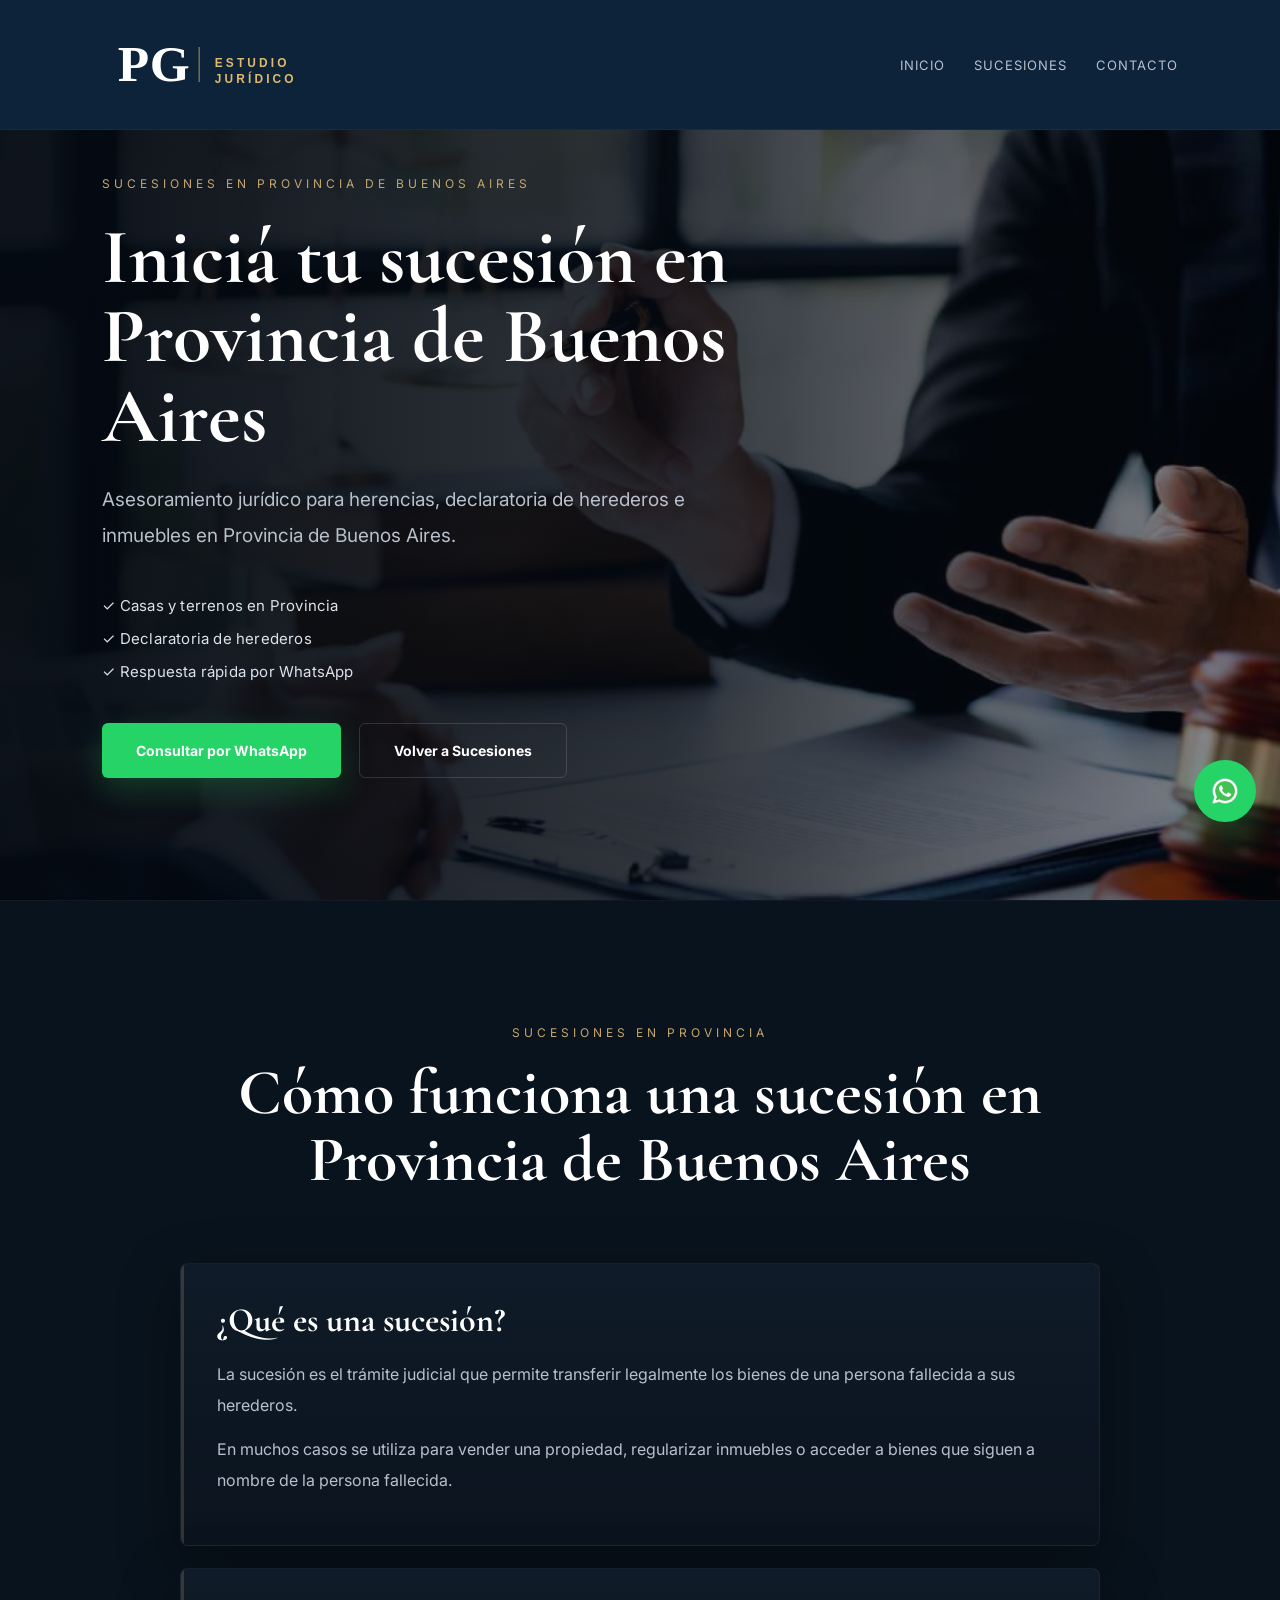
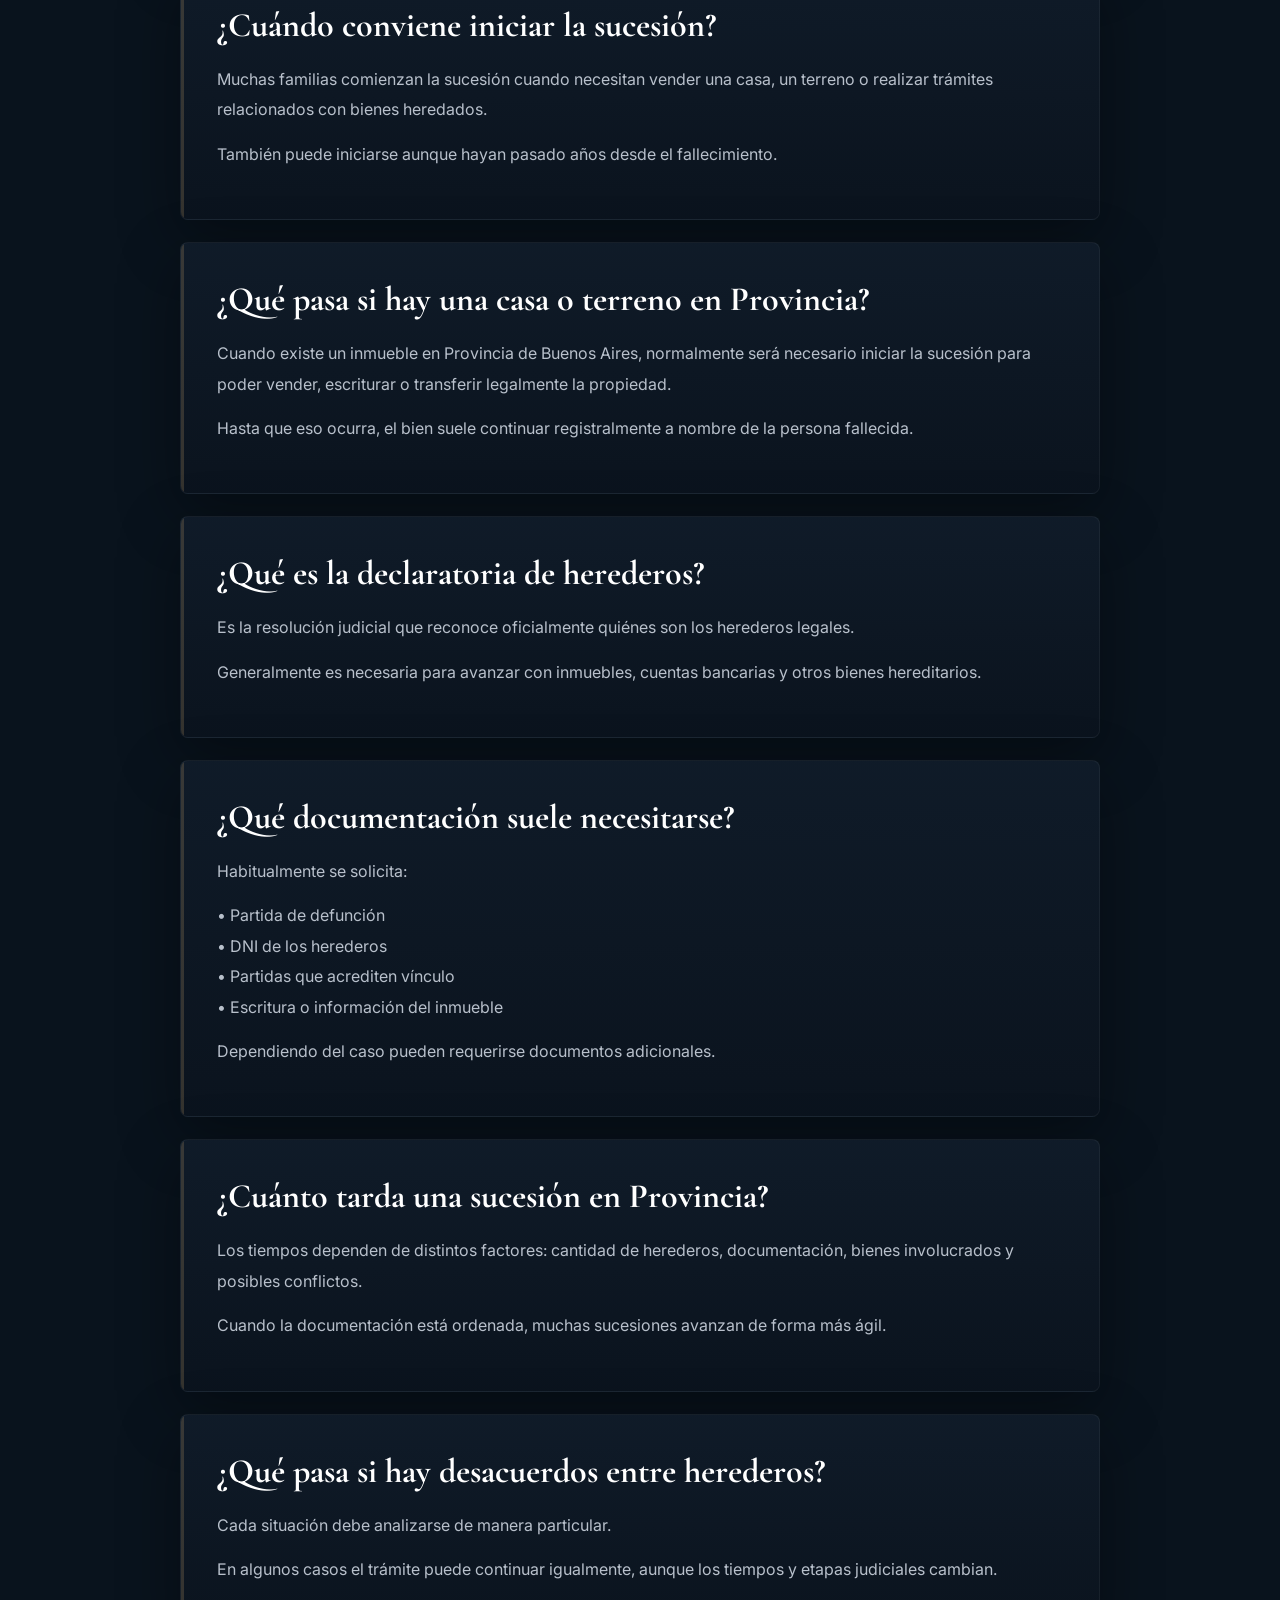
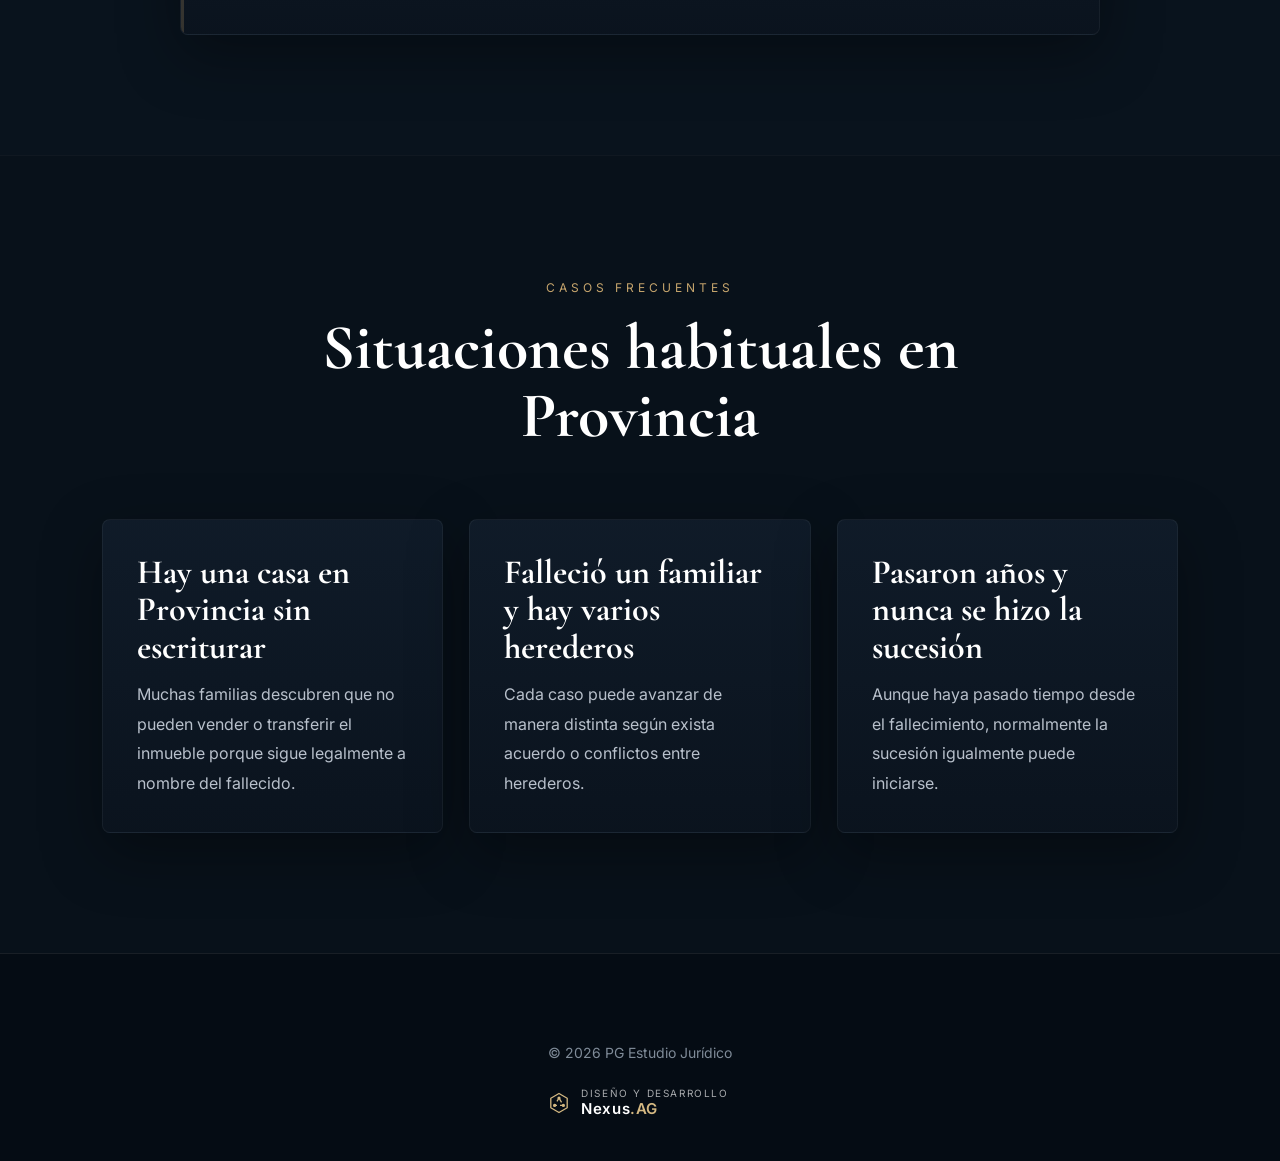
<file: sucesiones-provincia-buenos-aires.html>
<!DOCTYPE html>
<html lang="es">
<head>

  <meta charset="UTF-8">
  <meta name="viewport" content="width=device-width, initial-scale=1.0">

  <title>Sucesiones en Provincia de Buenos Aires | PG Estudio Jurídico</title>

  <meta name="description" content="Sucesiones en Provincia de Buenos Aires. Diferencias con CABA, impuesto a la transmisión gratuita de bienes (ARBA), tiempos y documentación.">

  <link rel="canonical" href="https://estudioPG.com.ar/sucesiones-provincia-buenos-aires.html">

  <meta property="og:title" content="Sucesiones en Provincia de Buenos Aires">
  <meta property="og:description" content="Diferencias habituales, tiempos y documentación en Provincia.">
  <meta property="og:image" content="https://estudioPG.com.ar/images/sucesiones.jpg">
  <meta property="og:type" content="website">

  <link rel="preconnect" href="https://fonts.googleapis.com">
  <link rel="preconnect" href="https://fonts.gstatic.com" crossorigin>

  <link href="https://fonts.googleapis.com/css2?family=Cormorant+Garamond:wght@500;600;700&family=Inter:wght@300;400;500;600&display=swap" rel="stylesheet">

  <link rel="stylesheet" href="style.css">

  <script>
    window.POL_ASSISTANT = {
      name: "Max",
      greeting: "Hola 👋 ¿Querés saber cuánto puede tardar una sucesión?",
      avatar: "images/max.jpg"
    };
  </script>

  <link rel="stylesheet" href="nexus.css">
</head>

<body>

<div id="pol-chat-root"></div>

<header>

 <a href="index.html" class="logo-container">
    <img src="images/PG1.svg" alt="PG Estudio Jurídico" class="logo-img">
  </a>

  <nav class="nav" id="navMenu">

    <a href="index.html">Inicio</a>
    <a href="sucesiones.html">Sucesiones</a>
    <a href="index.html#contacto">Contacto</a>

  </nav>

  <div class="hamburger" id="hamburger">
    <span></span>
    <span></span>
    <span></span>
  </div>

</header>

<!-- HERO -->

<section class="hero-sucesiones">

  <div class="overlay"></div>

  <div class="hero-content">

    <span class="mini-title">
      SUCESIONES EN PROVINCIA DE BUENOS AIRES
    </span>

    <h1>
      Iniciá tu sucesión
      en Provincia de Buenos Aires
    </h1>

    <p>
      Asesoramiento jurídico para herencias,
      declaratoria de herederos e inmuebles
      en Provincia de Buenos Aires.
    </p>

    <div class="hero-points">

      <span>
        ✓ Casas y terrenos en Provincia
      </span>

      <span>
        ✓ Declaratoria de herederos
      </span>

      <span>
        ✓ Respuesta rápida por WhatsApp
      </span>

    </div>

    <div class="hero-buttons">

      <a
        href="https://wa.me/5491132192112?text=Hola%2C%20quiero%20consultar%20por%20una%20sucesi%C3%B3n%20en%20Provincia%20de%20Buenos%20Aires"
        target="_blank"
        class="btn-whatsapp"
      >
        Consultar por WhatsApp
      </a>

      <a
        href="/sucesiones.html"
        class="btn-secondary"
      >
        Volver a Sucesiones
      </a>

    </div>

  </div>

</section>

<!-- INFORMACIÓN -->

<section class="faq">

  <div class="section-header">

    <span class="mini-title">
      SUCESIONES EN PROVINCIA
    </span>

    <h2>
      Cómo funciona una sucesión
      en Provincia de Buenos Aires
    </h2>

  </div>

  <div class="faq-container">

    <div class="faq-item">

      <h3>
        ¿Qué es una sucesión?
      </h3>

      <p>
        La sucesión es el trámite judicial que permite
        transferir legalmente los bienes de una persona
        fallecida a sus herederos.
      </p>

      <p>
        En muchos casos se utiliza para vender una propiedad,
        regularizar inmuebles o acceder a bienes que siguen
        a nombre de la persona fallecida.
      </p>

    </div>

    <div class="faq-item">

      <h3>
        ¿Cuándo conviene iniciar la sucesión?
      </h3>

      <p>
        Muchas familias comienzan la sucesión cuando necesitan
        vender una casa, un terreno o realizar trámites
        relacionados con bienes heredados.
      </p>

      <p>
        También puede iniciarse aunque hayan pasado años
        desde el fallecimiento.
      </p>

    </div>

    <div class="faq-item">

      <h3>
        ¿Qué pasa si hay una casa o terreno en Provincia?
      </h3>

      <p>
        Cuando existe un inmueble en Provincia de Buenos Aires,
        normalmente será necesario iniciar la sucesión para poder
        vender, escriturar o transferir legalmente la propiedad.
      </p>

      <p>
        Hasta que eso ocurra, el bien suele continuar
        registralmente a nombre de la persona fallecida.
      </p>

    </div>

    <div class="faq-item">

      <h3>
        ¿Qué es la declaratoria de herederos?
      </h3>

      <p>
        Es la resolución judicial que reconoce oficialmente
        quiénes son los herederos legales.
      </p>

      <p>
        Generalmente es necesaria para avanzar con inmuebles,
        cuentas bancarias y otros bienes hereditarios.
      </p>

    </div>

    <div class="faq-item">

      <h3>
        ¿Qué documentación suele necesitarse?
      </h3>

      <p>
        Habitualmente se solicita:
      </p>

      <p>
        • Partida de defunción<br>
        • DNI de los herederos<br>
        • Partidas que acrediten vínculo<br>
        • Escritura o información del inmueble
      </p>

      <p>
        Dependiendo del caso pueden requerirse
        documentos adicionales.
      </p>

    </div>

    <div class="faq-item">

      <h3>
        ¿Cuánto tarda una sucesión en Provincia?
      </h3>

      <p>
        Los tiempos dependen de distintos factores:
        cantidad de herederos, documentación,
        bienes involucrados y posibles conflictos.
      </p>

      <p>
        Cuando la documentación está ordenada,
        muchas sucesiones avanzan de forma más ágil.
      </p>

    </div>

    <div class="faq-item">

      <h3>
        ¿Qué pasa si hay desacuerdos entre herederos?
      </h3>

      <p>
        Cada situación debe analizarse de manera particular.
      </p>

      <p>
        En algunos casos el trámite puede continuar igualmente,
        aunque los tiempos y etapas judiciales cambian.
      </p>

    </div>

  </div>

</section>

<!-- SITUACIONES -->

<section class="guides cases-section">

  <div class="section-header">

    <span class="mini-title">
      CASOS FRECUENTES
    </span>

    <h2>
      Situaciones habituales en Provincia
    </h2>

  </div>

  <div class="guides-grid">

    <div class="guide-card">

      <h3>
        Hay una casa en Provincia sin escriturar
      </h3>

      <p>
        Muchas familias descubren que no pueden vender
        o transferir el inmueble porque sigue legalmente
        a nombre del fallecido.
      </p>

    </div>

    <div class="guide-card">

      <h3>
        Falleció un familiar y hay varios herederos
      </h3>

      <p>
        Cada caso puede avanzar de manera distinta
        según exista acuerdo o conflictos entre herederos.
      </p>

    </div>

    <div class="guide-card">

      <h3>
        Pasaron años y nunca se hizo la sucesión
      </h3>

      <p>
        Aunque haya pasado tiempo desde el fallecimiento,
        normalmente la sucesión igualmente puede iniciarse.
      </p>

    </div>

  </div>

</section>





<!-- FOOTER -->

<footer>

  <div class="footer-bottom">

    © 2026 PG Estudio Jurídico

  </div>

  <div class="nexus-firma">
    <a class="nexus-credit" href="https://nexus-ag.vercel.app/?utm_source=galeppiestudio&utm_medium=credito" target="_blank" rel="noopener" title="Diseño y desarrollo: Nexus.AG">
      <svg class="nexus-mark" viewBox="0 0 24 24" aria-hidden="true">
        <path d="M12 2.5 20.2 7.25v9.5L12 21.5 3.8 16.75v-9.5Z" fill="none" stroke="currentColor" stroke-width="1.3" stroke-linejoin="round"/>
        <path class="flujo" d="M12 7 7.6 14.4h8.8Z" fill="none" stroke="currentColor" stroke-width="1.3" stroke-linejoin="round"/>
        <circle class="n n1" cx="12" cy="7" r="1.6" fill="currentColor"/>
        <circle class="n n2" cx="16.4" cy="14.4" r="1.6" fill="currentColor"/>
        <circle class="n n3" cx="7.6" cy="14.4" r="1.6" fill="currentColor"/>
      </svg>
      <span class="nexus-txt"><small>Diseño y desarrollo</small><b>Nexus<em>.AG</em></b></span>
    </a>
  </div>
</footer>

<!-- WHATSAPP FLOAT -->
<a
  href="https://wa.me/5491132192112"
  target="_blank"
  class="whatsapp-float"
>
  <img src="images/whatsapp.png" alt="WhatsApp"></a>


<script src="nav.js"></script>
</body>
</html>
</file>
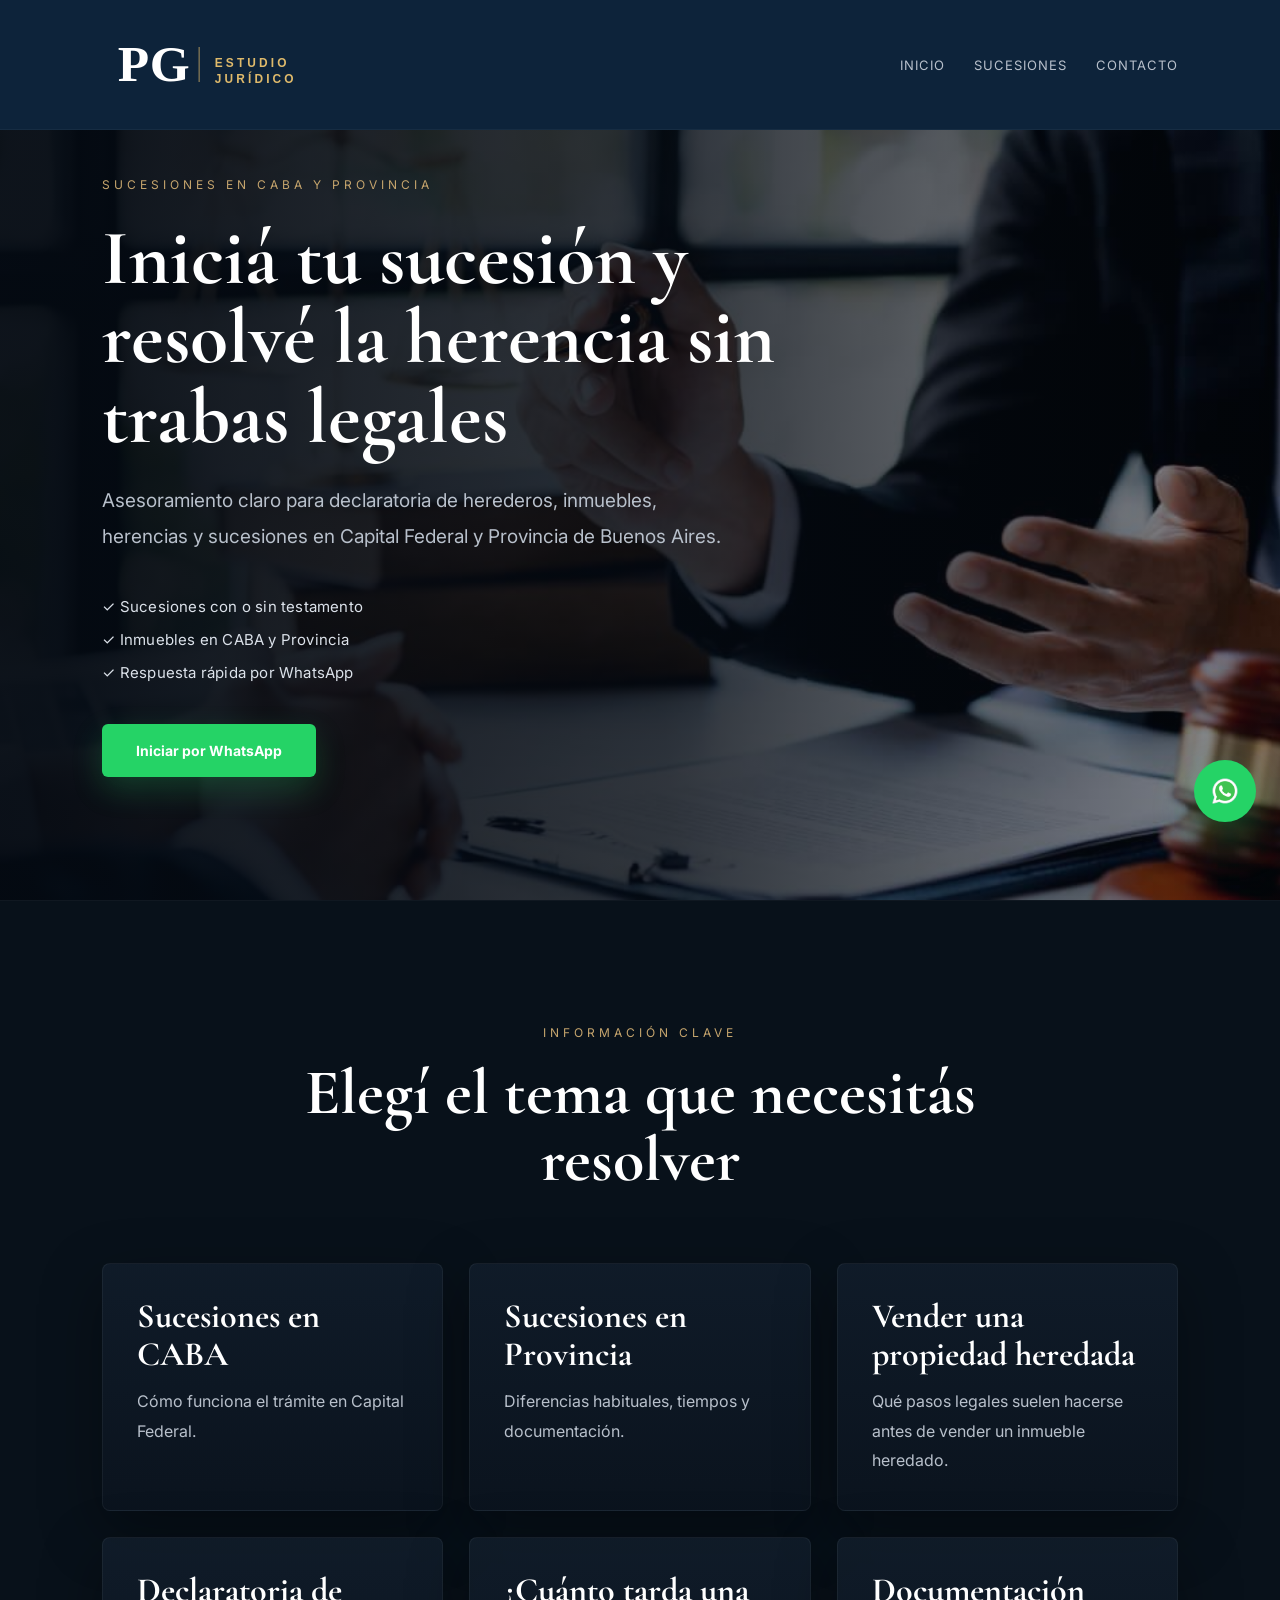
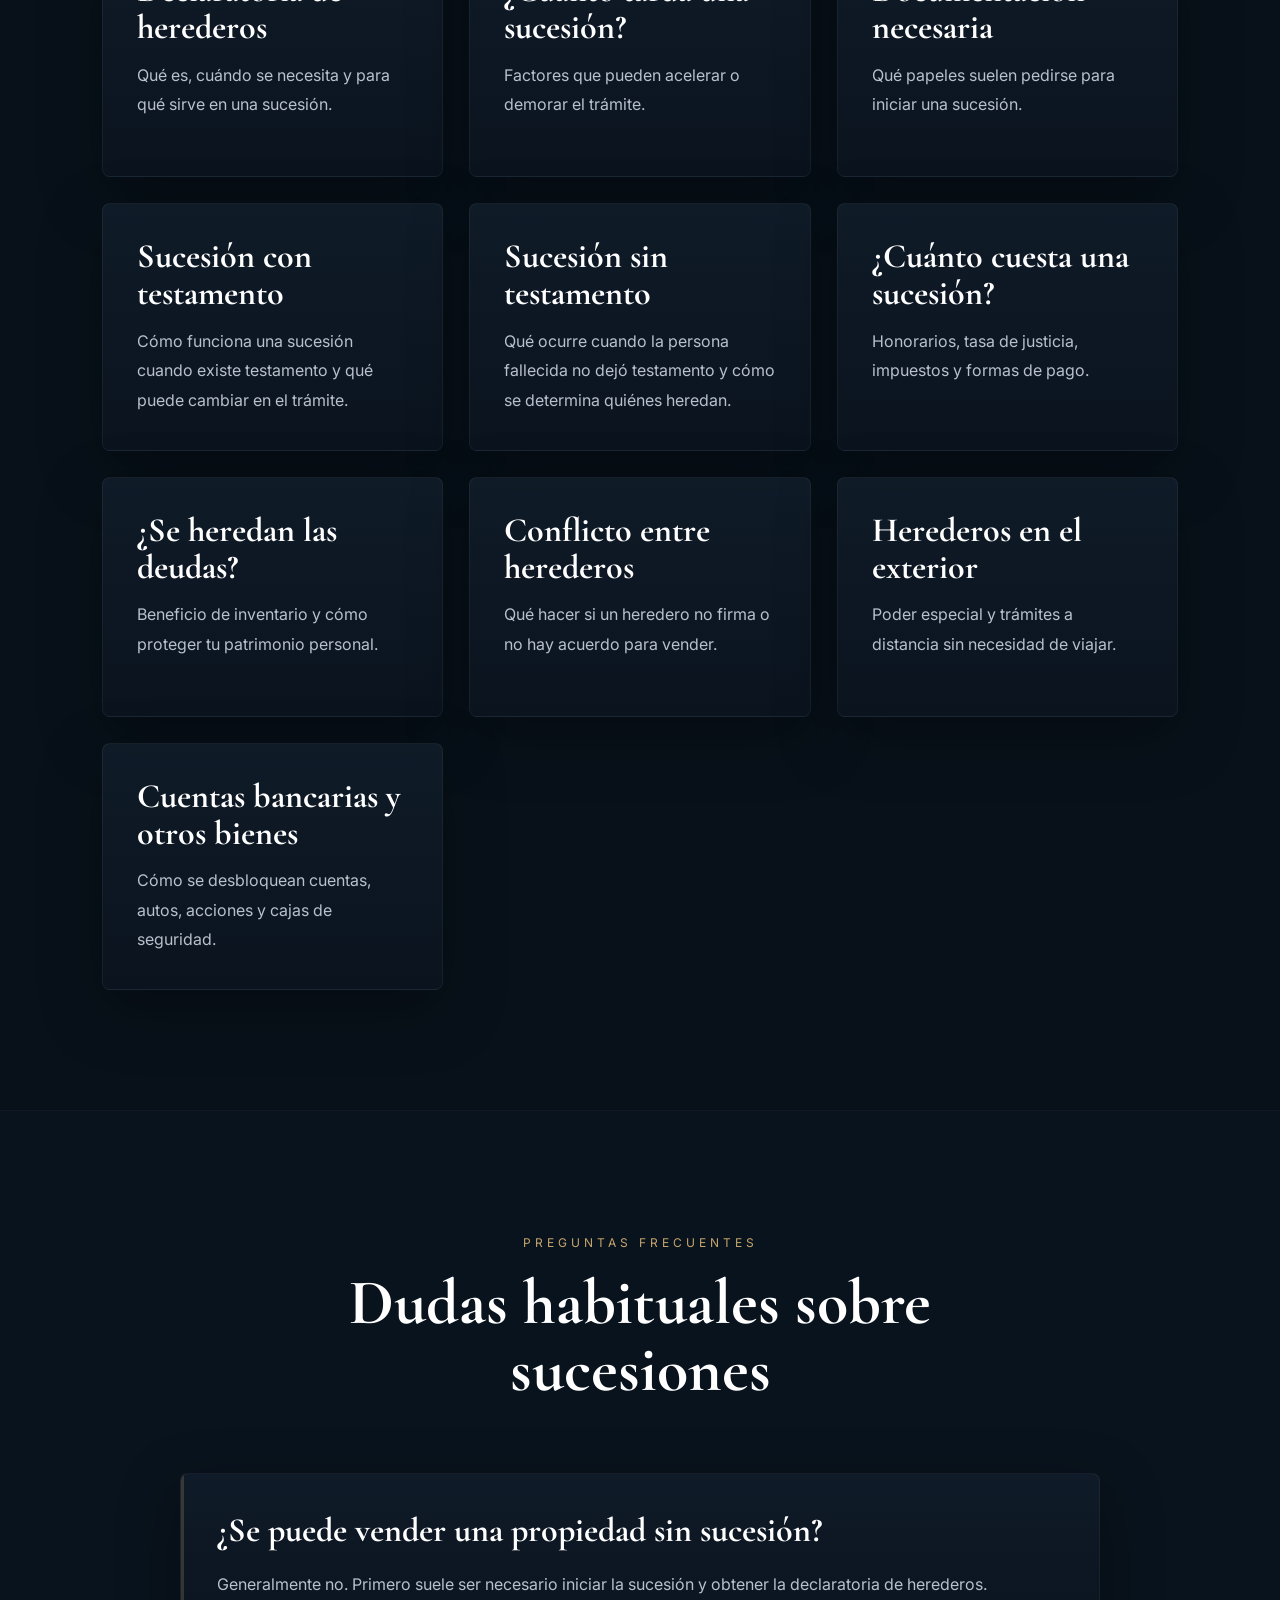
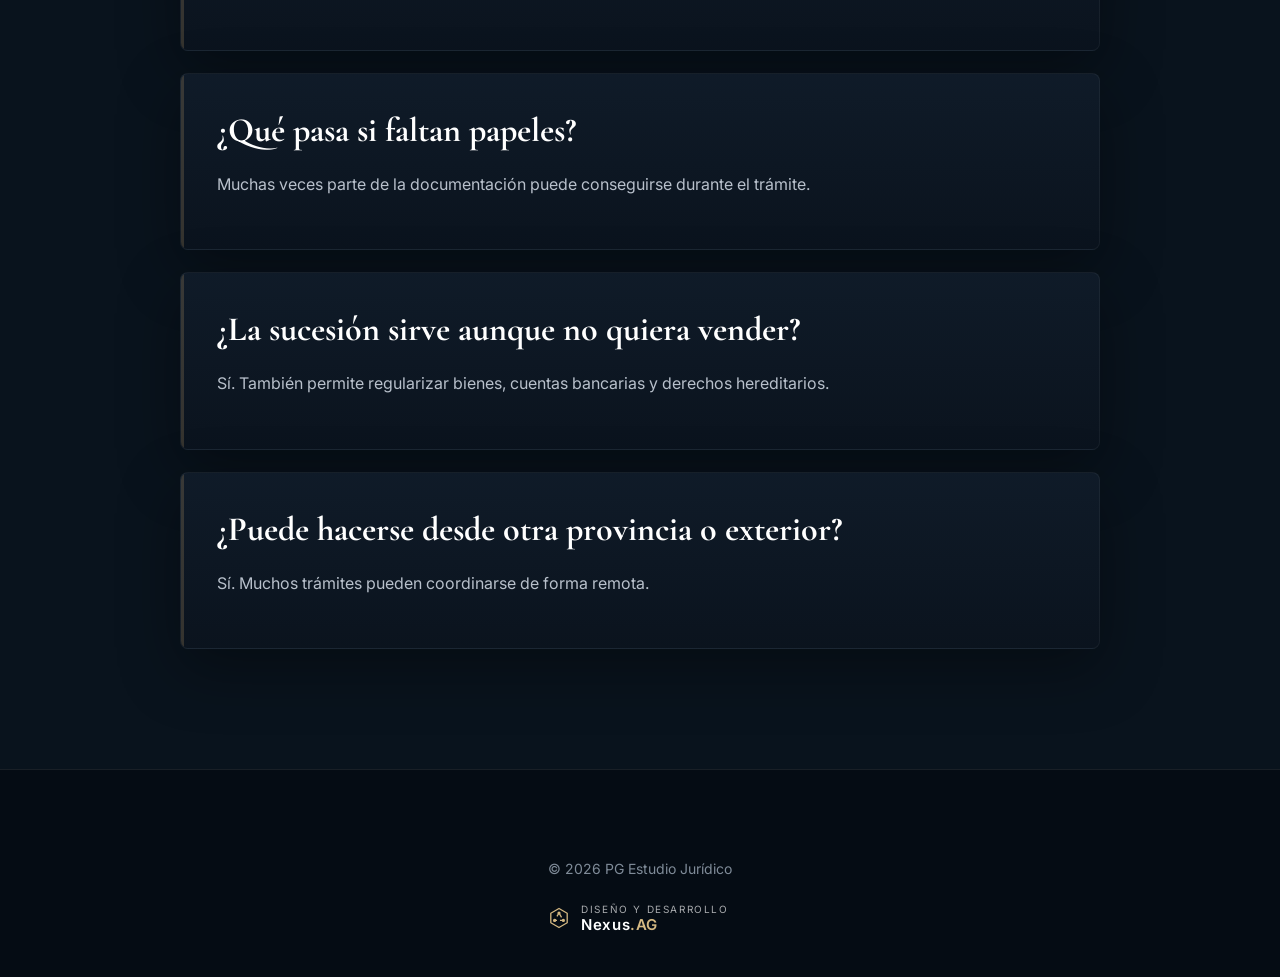
<file: sucesiones.html>
<!DOCTYPE html>
<html lang="es">
<head>

  <meta charset="UTF-8">
  <meta name="viewport" content="width=device-width, initial-scale=1.0">

  <title>Sucesiones en CABA y Provincia | PG Estudio Jurídico</title>

  <meta name="description" content="Iniciá tu sucesión en CABA o Provincia de Buenos Aires. Declaratoria de herederos, inmuebles, herencias y trámites con o sin testamento.">

  <link rel="canonical" href="https://estudioPG.com.ar/sucesiones.html">

  <meta property="og:title" content="Sucesiones en CABA y Provincia">
  <meta property="og:description" content="Asesoramiento claro para declaratoria de herederos, inmuebles y herencias.">
  <meta property="og:image" content="https://estudioPG.com.ar/images/sucesiones.jpg">
  <meta property="og:type" content="website">

  <link rel="preconnect" href="https://fonts.googleapis.com">
  <link rel="preconnect" href="https://fonts.gstatic.com" crossorigin>

  <link href="https://fonts.googleapis.com/css2?family=Cormorant+Garamond:wght@500;600;700&family=Inter:wght@300;400;500;600&display=swap" rel="stylesheet">

  <link rel="stylesheet" href="style.css">

  <script>
    window.POL_ASSISTANT = {
      name: "Max",
      greeting: "Hola 👋 ¿Querés saber cuánto puede tardar una sucesión?",
      avatar: "images/max.jpg"
    };
  </script>

  <link rel="stylesheet" href="nexus.css">
</head>

<body>

<div id="pol-chat-root"></div>

<header>

 <a href="index.html" class="logo-container">
    <img src="images/PG1.svg" alt="PG Estudio Jurídico" class="logo-img">
  </a>

  <nav class="nav" id="navMenu">

    <a href="index.html">Inicio</a>
    <a href="sucesiones.html">Sucesiones</a>
    <a href="index.html#contacto">Contacto</a>

  </nav>

  <div class="hamburger" id="hamburger">
    <span></span>
    <span></span>
    <span></span>
  </div>

</header>

<!-- HERO -->

<section class="hero-sucesiones">

  <div class="overlay"></div>

  <div class="hero-content">

    <span class="mini-title">
      SUCESIONES EN CABA Y PROVINCIA
    </span>

    <h1>
      Iniciá tu sucesión
      y resolvé la herencia
      sin trabas legales
    </h1>

    <p>

      Asesoramiento claro para declaratoria de herederos,
      inmuebles, herencias y sucesiones en Capital Federal
      y Provincia de Buenos Aires.

    </p>

    <div class="hero-points">

      <span>
        ✓ Sucesiones con o sin testamento
      </span>

      <span>
        ✓ Inmuebles en CABA y Provincia
      </span>

      <span>
        ✓ Respuesta rápida por WhatsApp
      </span>

    </div>

    <div class="hero-buttons">

      <a
        href="https://wa.me/5491132192112?text=Hola%2C%20quiero%20iniciar%20una%20sucesi%C3%B3n"
        target="_blank"
        class="btn-whatsapp"
      >
        Iniciar por WhatsApp
      </a>

   

    </div>

  </div>

</section>

<!-- GUIAS -->

<section class="guides">

  <div class="section-header">

    <span class="mini-title">
      INFORMACIÓN CLAVE
    </span>

    <h2>
      Elegí el tema que necesitás resolver
    </h2>

  </div>

  <div class="guides-grid">



    <a
      href="/sucesiones-caba.html"
      class="guide-card"
    >

      <h3>
        Sucesiones en CABA
      </h3>

      <p>

        Cómo funciona el trámite
        en Capital Federal.

      </p>

    </a>

    <a
      href="/sucesiones-provincia-buenos-aires.html"
      class="guide-card"
    >

      <h3>
        Sucesiones en Provincia
      </h3>

      <p>

        Diferencias habituales,
        tiempos y documentación.

      </p>

    </a>
   

    <a
      href="/vender-propiedad-heredada.html"
      class="guide-card"
    >

      <h3>
        Vender una propiedad heredada
      </h3>

      <p>

        Qué pasos legales suelen hacerse
        antes de vender un inmueble heredado.

      </p>

    </a>
   <a
      href="/declaratoria-de-herederos.html"
      class="guide-card"
    >

      <h3>
        Declaratoria de herederos
      </h3>

      <p>

        Qué es, cuándo se necesita
        y para qué sirve en una sucesión.

      </p>

    </a>
    <a
      href="/cuanto-tarda-una-sucesion.html"
      class="guide-card"
    >

      <h3>
        ¿Cuánto tarda una sucesión?
      </h3>

      <p>

        Factores que pueden acelerar
        o demorar el trámite.

      </p>

    </a>

    <a
      href="/documentacion-para-sucesion.html"
      class="guide-card"
    >

      <h3>
        Documentación necesaria
      </h3>

      <p>

        Qué papeles suelen pedirse
        para iniciar una sucesión.

      </p>

    </a>
    <a
  href="/sucesion-con-testamento.html"
  class="guide-card"
>

  <h3>
    Sucesión con testamento
  </h3>

  <p>

    Cómo funciona una sucesión
    cuando existe testamento
    y qué puede cambiar en el trámite.

  </p>

</a>

<a
  href="/sucesion-sin-testamento.html"
  class="guide-card"
>

  <h3>
    Sucesión sin testamento
  </h3>

  <p>

    Qué ocurre cuando la persona fallecida
    no dejó testamento y cómo se determina
    quiénes heredan.

  </p>

</a>

    <a
      href="/cuanto-cuesta-una-sucesion.html"
      class="guide-card"
    >

      <h3>
        ¿Cuánto cuesta una sucesión?
      </h3>

      <p>

        Honorarios, tasa de justicia,
        impuestos y formas de pago.

      </p>

    </a>

    <a
      href="/se-heredan-las-deudas.html"
      class="guide-card"
    >

      <h3>
        ¿Se heredan las deudas?
      </h3>

      <p>

        Beneficio de inventario y cómo
        proteger tu patrimonio personal.

      </p>

    </a>

    <a
      href="/conflicto-entre-herederos.html"
      class="guide-card"
    >

      <h3>
        Conflicto entre herederos
      </h3>

      <p>

        Qué hacer si un heredero no firma
        o no hay acuerdo para vender.

      </p>

    </a>

    <a
      href="/sucesion-herederos-en-el-exterior.html"
      class="guide-card"
    >

      <h3>
        Herederos en el exterior
      </h3>

      <p>

        Poder especial y trámites a distancia
        sin necesidad de viajar.

      </p>

    </a>

    <a
      href="/cuentas-bancarias-y-bienes-del-fallecido.html"
      class="guide-card"
    >

      <h3>
        Cuentas bancarias y otros bienes
      </h3>

      <p>

        Cómo se desbloquean cuentas, autos,
        acciones y cajas de seguridad.

      </p>

    </a>


  
  </div>

</section>

<!-- FAQ -->

<section class="faq">

  <div class="section-header">

    <span class="mini-title">
      PREGUNTAS FRECUENTES
    </span>

    <h2>
      Dudas habituales sobre sucesiones
    </h2>

  </div>

  <div class="faq-container">

    <div class="faq-item">

      <h3>
        ¿Se puede vender una propiedad sin sucesión?
      </h3>

      <p>

        Generalmente no.
        Primero suele ser necesario iniciar
        la sucesión y obtener la declaratoria
        de herederos.

      </p>

    </div>

    <div class="faq-item">

      <h3>
        ¿Qué pasa si faltan papeles?
      </h3>

      <p>

        Muchas veces parte de la documentación
        puede conseguirse durante el trámite.

      </p>

    </div>

    <div class="faq-item">

      <h3>
        ¿La sucesión sirve aunque no quiera vender?
      </h3>

      <p>

        Sí.
        También permite regularizar bienes,
        cuentas bancarias y derechos hereditarios.

      </p>

    </div>

    <div class="faq-item">

      <h3>
        ¿Puede hacerse desde otra provincia o exterior?
      </h3>

      <p>

        Sí.
        Muchos trámites pueden coordinarse
        de forma remota.

      </p>

    </div>

  </div>

</section>





<!-- FOOTER -->

<footer>

  <div class="footer-bottom">

    © 2026 PG Estudio Jurídico

  </div>

  <div class="nexus-firma">
    <a class="nexus-credit" href="https://nexus-ag.vercel.app/?utm_source=galeppiestudio&utm_medium=credito" target="_blank" rel="noopener" title="Diseño y desarrollo: Nexus.AG">
      <svg class="nexus-mark" viewBox="0 0 24 24" aria-hidden="true">
        <path d="M12 2.5 20.2 7.25v9.5L12 21.5 3.8 16.75v-9.5Z" fill="none" stroke="currentColor" stroke-width="1.3" stroke-linejoin="round"/>
        <path class="flujo" d="M12 7 7.6 14.4h8.8Z" fill="none" stroke="currentColor" stroke-width="1.3" stroke-linejoin="round"/>
        <circle class="n n1" cx="12" cy="7" r="1.6" fill="currentColor"/>
        <circle class="n n2" cx="16.4" cy="14.4" r="1.6" fill="currentColor"/>
        <circle class="n n3" cx="7.6" cy="14.4" r="1.6" fill="currentColor"/>
      </svg>
      <span class="nexus-txt"><small>Diseño y desarrollo</small><b>Nexus<em>.AG</em></b></span>
    </a>
  </div>
</footer>

<!-- WHATSAPP FLOAT -->
<a
  href="https://wa.me/5491132192112"
  target="_blank"
  class="whatsapp-float"
>
  <img src="images/whatsapp.png" alt="WhatsApp">
</a>

<script src="nav.js"></script>
</body>
</html>
</file>
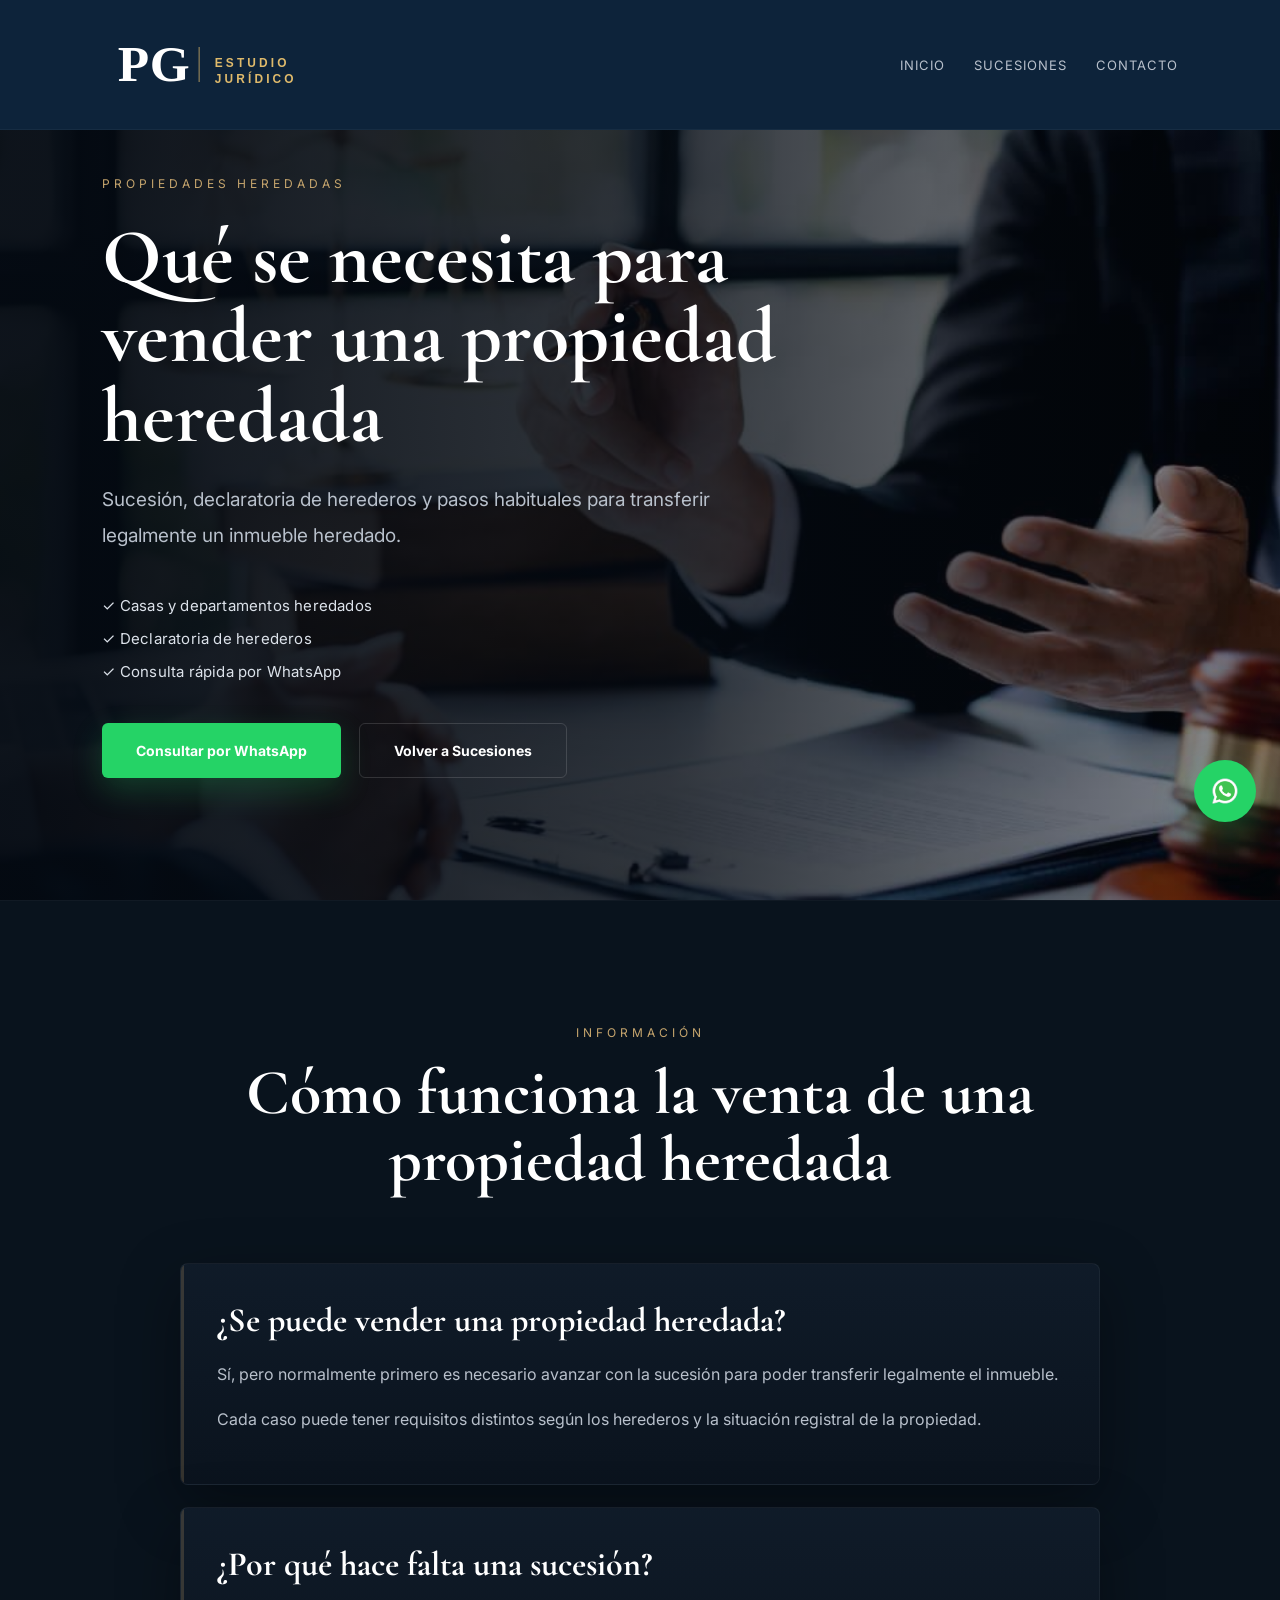
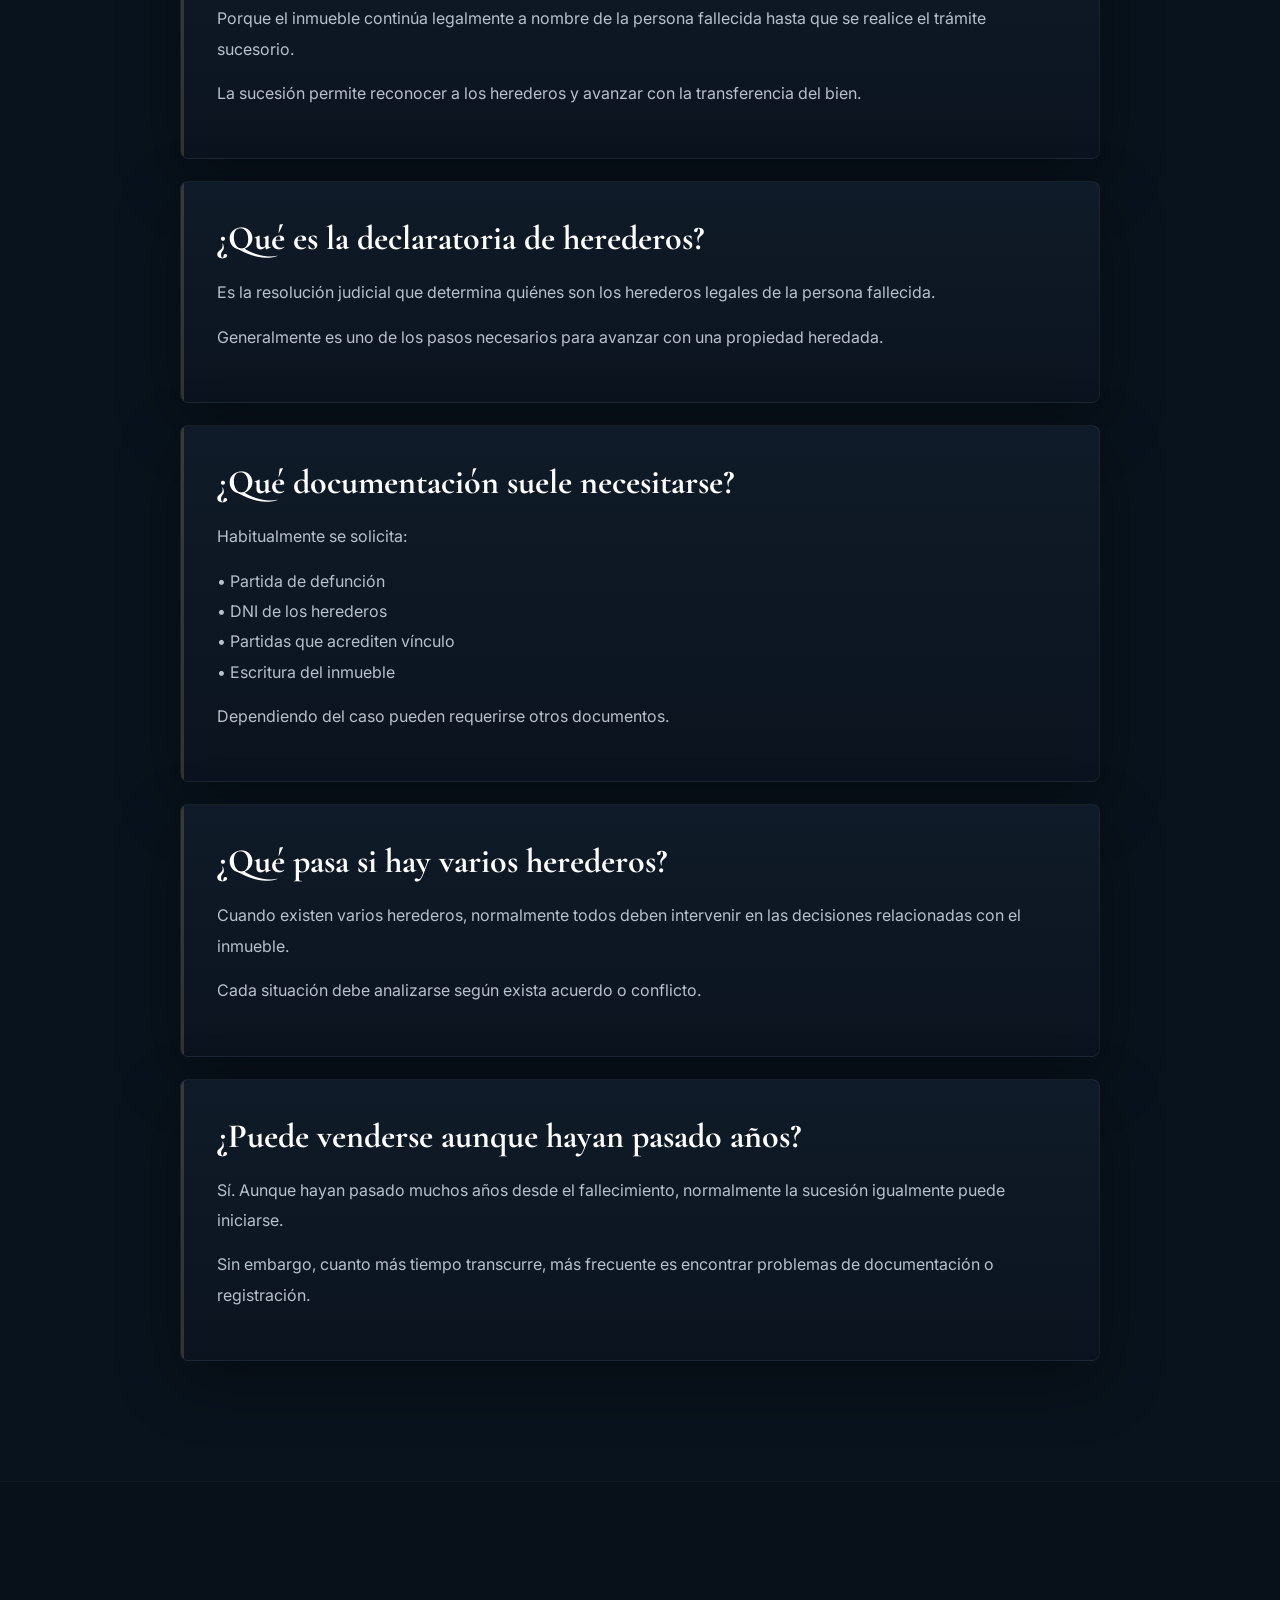
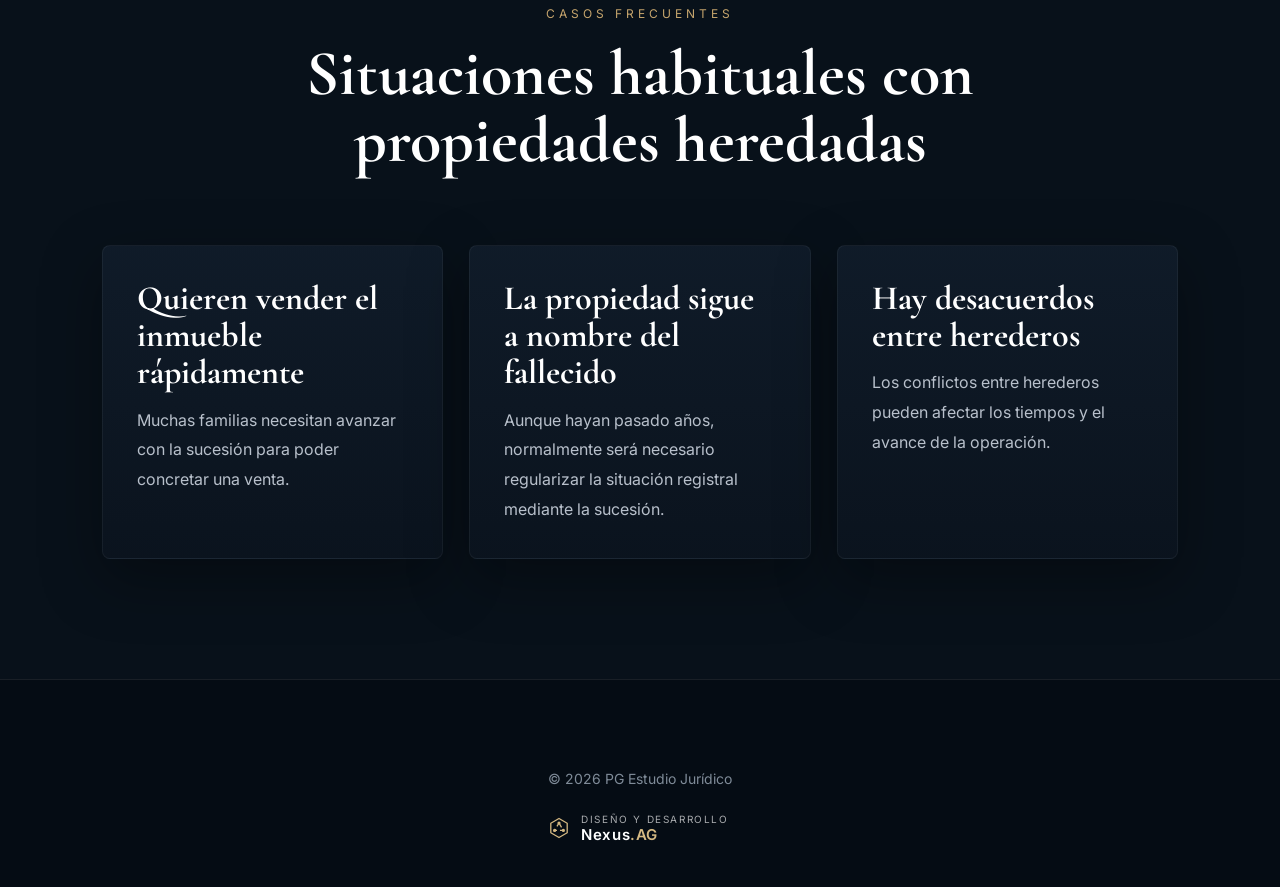
<file: vender-propiedad-heredada.html>
<!DOCTYPE html>
<html lang="es">
<head>

  <meta charset="UTF-8">
  <meta name="viewport" content="width=device-width, initial-scale=1.0">

  <title>Vender una propiedad heredada | PG Estudio Jurídico</title>

  <meta name="description" content="Qué pasos legales se necesitan antes de vender un inmueble heredado. Sucesión, declaratoria de herederos e inscripción de bienes.">

  <link rel="canonical" href="https://estudioPG.com.ar/vender-propiedad-heredada.html">

  <meta property="og:title" content="Vender una propiedad heredada">
  <meta property="og:description" content="Qué pasos legales suelen hacerse antes de vender un inmueble heredado.">
  <meta property="og:image" content="https://estudioPG.com.ar/images/sucesiones.jpg">
  <meta property="og:type" content="website">

  <link rel="preconnect" href="https://fonts.googleapis.com">
  <link rel="preconnect" href="https://fonts.gstatic.com" crossorigin>

  <link href="https://fonts.googleapis.com/css2?family=Cormorant+Garamond:wght@500;600;700&family=Inter:wght@300;400;500;600&display=swap" rel="stylesheet">

  <link rel="stylesheet" href="style.css">

  <script>
    window.POL_ASSISTANT = {
      name: "Max",
      greeting: "Hola 👋 ¿Querés saber cuánto puede tardar una sucesión?",
      avatar: "images/max.jpg"
    };
  </script>

  <link rel="stylesheet" href="nexus.css">
</head>

<body>

<div id="pol-chat-root"></div>

<header>

 <a href="index.html" class="logo-container">
    <img src="images/PG1.svg" alt="PG Estudio Jurídico" class="logo-img">
  </a>

  <nav class="nav" id="navMenu">

    <a href="index.html">Inicio</a>
    <a href="sucesiones.html">Sucesiones</a>
    <a href="index.html#contacto">Contacto</a>

  </nav>

  <div class="hamburger" id="hamburger">
    <span></span>
    <span></span>
    <span></span>
  </div>

</header>

<!-- HERO -->

<section class="hero-sucesiones">

  <div class="overlay"></div>

  <div class="hero-content">

    <span class="mini-title">
      PROPIEDADES HEREDADAS
    </span>

    <h1>
      Qué se necesita para vender
      una propiedad heredada
    </h1>

    <p>
      Sucesión, declaratoria de herederos
      y pasos habituales para transferir legalmente
      un inmueble heredado.
    </p>

    <div class="hero-points">

      <span>
        ✓ Casas y departamentos heredados
      </span>

      <span>
        ✓ Declaratoria de herederos
      </span>

      <span>
        ✓ Consulta rápida por WhatsApp
      </span>

    </div>

    <div class="hero-buttons">

      <a
        href="https://wa.me/5491132192112?text=Hola%2C%20quiero%20consultar%20por%20una%20propiedad%20heredada"
        target="_blank"
        class="btn-whatsapp"
      >
        Consultar por WhatsApp
      </a>

      <a
        href="/sucesiones.html"
        class="btn-secondary"
      >
        Volver a Sucesiones
      </a>

    </div>

  </div>

</section>

<!-- INFORMACIÓN -->

<section class="faq">

  <div class="section-header">

    <span class="mini-title">
      INFORMACIÓN
    </span>

    <h2>
      Cómo funciona la venta
      de una propiedad heredada
    </h2>

  </div>

  <div class="faq-container">

    <div class="faq-item">

      <h3>
        ¿Se puede vender una propiedad heredada?
      </h3>

      <p>
        Sí, pero normalmente primero es necesario
        avanzar con la sucesión para poder transferir
        legalmente el inmueble.
      </p>

      <p>
        Cada caso puede tener requisitos distintos
        según los herederos y la situación registral
        de la propiedad.
      </p>

    </div>

    <div class="faq-item">

      <h3>
        ¿Por qué hace falta una sucesión?
      </h3>

      <p>
        Porque el inmueble continúa legalmente
        a nombre de la persona fallecida
        hasta que se realice el trámite sucesorio.
      </p>

      <p>
        La sucesión permite reconocer a los herederos
        y avanzar con la transferencia del bien.
      </p>

    </div>

    <div class="faq-item">

      <h3>
        ¿Qué es la declaratoria de herederos?
      </h3>

      <p>
        Es la resolución judicial que determina
        quiénes son los herederos legales
        de la persona fallecida.
      </p>

      <p>
        Generalmente es uno de los pasos necesarios
        para avanzar con una propiedad heredada.
      </p>

    </div>

    <div class="faq-item">

      <h3>
        ¿Qué documentación suele necesitarse?
      </h3>

      <p>
        Habitualmente se solicita:
      </p>

      <p>
        • Partida de defunción<br>
        • DNI de los herederos<br>
        • Partidas que acrediten vínculo<br>
        • Escritura del inmueble
      </p>

      <p>
        Dependiendo del caso
        pueden requerirse otros documentos.
      </p>

    </div>

    <div class="faq-item">

      <h3>
        ¿Qué pasa si hay varios herederos?
      </h3>

      <p>
        Cuando existen varios herederos,
        normalmente todos deben intervenir
        en las decisiones relacionadas con el inmueble.
      </p>

      <p>
        Cada situación debe analizarse
        según exista acuerdo o conflicto.
      </p>

    </div>

    <div class="faq-item">

      <h3>
        ¿Puede venderse aunque hayan pasado años?
      </h3>

      <p>
        Sí. Aunque hayan pasado muchos años
        desde el fallecimiento,
        normalmente la sucesión igualmente puede iniciarse.
      </p>

      <p>
        Sin embargo, cuanto más tiempo transcurre,
        más frecuente es encontrar problemas
        de documentación o registración.
      </p>

    </div>

  </div>

</section>

<!-- SITUACIONES -->

<section class="guides cases-section">

  <div class="section-header">

    <span class="mini-title">
      CASOS FRECUENTES
    </span>

    <h2>
      Situaciones habituales
      con propiedades heredadas
    </h2>

  </div>

  <div class="guides-grid">

    <div class="guide-card">

      <h3>
        Quieren vender el inmueble rápidamente
      </h3>

      <p>
        Muchas familias necesitan avanzar
        con la sucesión para poder concretar
        una venta.
      </p>

    </div>

    <div class="guide-card">

      <h3>
        La propiedad sigue a nombre del fallecido
      </h3>

      <p>
        Aunque hayan pasado años,
        normalmente será necesario regularizar
        la situación registral mediante la sucesión.
      </p>

    </div>

    <div class="guide-card">

      <h3>
        Hay desacuerdos entre herederos
      </h3>

      <p>
        Los conflictos entre herederos
        pueden afectar los tiempos
        y el avance de la operación.
      </p>

    </div>

  </div>

</section>

<!-- CONTACTO -->


<!-- FOOTER -->

<footer>

  <div class="footer-bottom">

    © 2026 PG Estudio Jurídico

  </div>

  <div class="nexus-firma">
    <a class="nexus-credit" href="https://nexus-ag.vercel.app/?utm_source=galeppiestudio&utm_medium=credito" target="_blank" rel="noopener" title="Diseño y desarrollo: Nexus.AG">
      <svg class="nexus-mark" viewBox="0 0 24 24" aria-hidden="true">
        <path d="M12 2.5 20.2 7.25v9.5L12 21.5 3.8 16.75v-9.5Z" fill="none" stroke="currentColor" stroke-width="1.3" stroke-linejoin="round"/>
        <path class="flujo" d="M12 7 7.6 14.4h8.8Z" fill="none" stroke="currentColor" stroke-width="1.3" stroke-linejoin="round"/>
        <circle class="n n1" cx="12" cy="7" r="1.6" fill="currentColor"/>
        <circle class="n n2" cx="16.4" cy="14.4" r="1.6" fill="currentColor"/>
        <circle class="n n3" cx="7.6" cy="14.4" r="1.6" fill="currentColor"/>
      </svg>
      <span class="nexus-txt"><small>Diseño y desarrollo</small><b>Nexus<em>.AG</em></b></span>
    </a>
  </div>
</footer>

<!-- WHATSAPP FLOAT -->
<a
  href="https://wa.me/5491132192112"
  target="_blank"
  class="whatsapp-float"
>
  <img src="images/whatsapp.png" alt="WhatsApp">
</a>


<script src="nav.js"></script>
</body>
</html>
</file>
<file: style.css>
:root{

  --bg:#071019;
  --bg-soft:#0d1722;
  --bg-card:#101c29;

  --gold:#c6a56d;
  --gold-light:#dcc08e;

  --text:#b8c0cb;
  --white:#ffffff;

  --line:rgba(255,255,255,.08);

  --shadow:
  0 20px 60px rgba(0,0,0,.35);

}

/* RESET */

*{
  margin:0;
  padding:0;
  box-sizing:border-box;
}

html{
  scroll-behavior:smooth;
}

body{

  font-family:'Inter',sans-serif;

  background:var(--bg);

  color:var(--white);

  overflow-x:hidden;

}

/* GLOBAL */

img{
  max-width:100%;
  display:block;
}

a{
  text-decoration:none;
}

section{
  position:relative;
}

/* HEADER */

header{

  position:fixed;

  top:0;
  left:0;

  width:100%;

  display:flex;
  justify-content:space-between;
  align-items:center;

  padding:22px 8%;

  background:rgba(4,10,18,.72);

  backdrop-filter:blur(14px);

  z-index:9999;

  border-bottom:1px solid rgba(255,255,255,.04);

}

/* LOGO */

/* Contenedor del logo para controlar el alineado */
/* Contenedor del logo */
/* Contenedor del logo */
.logo-container {
  display: flex;
  align-items: center;
  text-decoration: none;
  padding: 5px 0;
}

/* Control visual del tamaño general */
.logo-img {
  height: 75px; /* Ajustando los píxeles controlás el alto total del logo en el menú */
  width: auto;  /* Mantiene la proporción horizontal perfecta */
  display: block;
}

.logo-img:hover {
  transform: scale(1.12); /* Un pequeño efecto de despegue al pasar el mouse */
}

/* Ajuste opcional por si el header es transparente o claro */
header {
  background-color: #0d233a; /* Un color similar al fondo de tu logo para integrarlo perfectamente */
}

/* NAV */

.nav{

  display:flex;
  align-items:center;
  gap:30px;

}

.nav a{

  position:relative;

  color:var(--text);

  font-size:13px;

  text-transform:uppercase;

  letter-spacing:.9px;

  padding:6px 0;

  transition:.25s ease;

}

.nav a:hover{
  color:white;
}

.nav a::after{

  content:"";

  position:absolute;

  left:0;
  bottom:-4px;

  width:0%;

  height:1px;

  background:var(--gold);

  transition:width .25s ease;

}

.nav a:hover::after{
  width:100%;
}

.nav-cta{

  color:var(--gold) !important;

  font-weight:600;

}

/* HERO */

.hero,
.hero-sucesiones{

  position:relative;

  min-height:100vh;

  display:flex;
  align-items:center;

  padding:
  160px 8%
  110px;

  overflow:hidden;

}

.hero{

  background:
  url('images/hero.jpg')
  center center/cover no-repeat;

}

.hero-sucesiones{

  background:
  url('images/sucesiones.jpg')
  center center/cover no-repeat;

}

.hero-overlay,
.overlay{

  position:absolute;
  inset:0;

  background:
  linear-gradient(
    90deg,
    rgba(4,10,18,.96) 5%,
    rgba(4,10,18,.82) 52%,
    rgba(4,10,18,.45) 100%
  );

}

.hero-content{

  position:relative;
  z-index:2;

  max-width:760px;

  animation:
  fadeUp .8s ease;

}

@keyframes fadeUp{

  from{

    opacity:0;
    transform:translateY(24px);

  }

  to{

    opacity:1;
    transform:translateY(0);

  }

}

.mini-title{

  color:var(--gold);

  font-size:12px;

  letter-spacing:4px;

  text-transform:uppercase;

}

.hero h1,
.hero-sucesiones h1{

  font-family:'Cormorant Garamond',serif;

  font-size:78px;

  line-height:1.02;

  margin:
  26px 0;

  font-weight:700;

}

.hero p,
.hero-sucesiones p{

  color:var(--text);

  font-size:19px;

  line-height:1.9;

  max-width:640px;

  margin-bottom:42px;

}

/* HERO POINTS */

.hero-points{

  display:flex;
  flex-direction:column;

  gap:14px;

  margin-bottom:42px;

}

.hero-points span{

  color:#dce2ea;

  font-size:15px;

  letter-spacing:.2px;

}

/* BUTTONS */

.hero-buttons{

  display:flex;
  gap:18px;
  flex-wrap:wrap;

  margin-top:10px;

}

.btn-primary,
.btn-secondary,
.btn-whatsapp{

  display:inline-flex;

  align-items:center;
  justify-content:center;

  padding:18px 34px;

  border-radius:6px;

  font-size:14px;

  font-weight:700;

  transition:.3s ease;

  will-change:transform;

}

/* GOLD */

.btn-primary{

  background:var(--gold);

  color:#111;

  box-shadow:
  0 12px 28px rgba(198,165,109,.22);

}

.btn-primary:hover{

  transform:translateY(-4px);

  background:var(--gold-light);

}

/* WHATSAPP */

.btn-whatsapp{

  background:#25D366;

  color:white;

  box-shadow:
  0 12px 30px rgba(37,211,102,.22);

}

.btn-whatsapp:hover{

  background:#1ebe5d;

  transform:translateY(-4px);

  box-shadow:
  0 18px 40px rgba(37,211,102,.30);

}

/* SECONDARY */

.btn-secondary{

  border:
  1px solid rgba(255,255,255,.14);

  color:white;

}

.btn-secondary:hover{

  background:white;

  color:#111;

  transform:translateY(-4px);

}

/* FEATURED */

.featured-sucesiones{

  padding:120px 8%;

  background:#09131d;

  border-top:1px solid var(--line);
  border-bottom:1px solid var(--line);

}

.featured-content{

  max-width:860px;

}

.featured-content h2{

  font-family:'Cormorant Garamond',serif;

  font-size:62px;

  line-height:1.08;

  margin:
  24px 0;

}

.featured-content p{

  color:var(--text);

  font-size:18px;

  line-height:1.9;

  margin-bottom:38px;

}

/* SECTIONS */

.services,
.about,
.contact,
.guides,
.faq{

  padding:120px 8%;

}

.guides,
.faq,
.featured-sucesiones,
.contact{

  border-top:
  1px solid rgba(255,255,255,.03);

}

.section-header{

  text-align:center;

  max-width:820px;

  margin:
  0 auto 70px;

}

.section-header h2{

  font-family:'Cormorant Garamond',serif;

  font-size:64px;

  margin-top:18px;

  line-height:1.05;

}

/* SERVICES */

.services-grid{

  display:grid;

  grid-template-columns:
  repeat(auto-fit,minmax(320px,1fr));

  gap:34px;

}

.service-card,
.guide-card,
.faq-item{

  background:linear-gradient(
    180deg,
    rgba(16,28,41,.96) 0%,
    rgba(11,20,30,.96) 100%
  );

  border:
  1px solid rgba(255,255,255,.05);

  border-radius:8px;

  transition:.35s ease;

  box-shadow:var(--shadow);

}

.service-card:hover,
.guide-card:hover,
.faq-item:hover{

  transform:
  translateY(-6px);

  border-color:
  rgba(198,165,109,.24);

}

.service-card{

  overflow:hidden;

  color:white;

}

.service-image{

  height:260px;

  overflow:hidden;

}

.service-image img{

  width:100%;
  height:100%;

  object-fit:cover;

  transition:1s;

}

.service-card:hover img{

  transform:scale(1.05);

}

.service-content{

  padding:36px;

}

.service-content h3{

  font-family:'Cormorant Garamond',serif;

  font-size:42px;

  margin-bottom:18px;

}

.service-content p{

  color:var(--text);

  line-height:1.9;

}

/* ABOUT */

.about{

  display:grid;

  grid-template-columns:
  1fr 1fr;

  gap:70px;

  align-items:center;

}

.about-image img{

  width:100%;

  height:700px;

  object-fit:cover;

  border-radius:6px;

}

.about-content h2{

  font-family:'Cormorant Garamond',serif;

  font-size:66px;

  line-height:1.05;

  margin:
  25px 0 34px;

}

.about-content p{

  color:var(--text);

  line-height:1.95;

  margin-bottom:20px;

}

/* GUIDES */

.guides{

  background:#08111a;

}

.guides-grid{

  display:grid;

  grid-template-columns:
  repeat(auto-fit,minmax(280px,1fr));

  gap:26px;

}

.guide-card{

  min-height:240px;

  display:flex;
  flex-direction:column;
  justify-content:flex-start;

  padding:34px;

  color:white;

}

.guide-card h3{

  font-family:'Cormorant Garamond',serif;

  font-size:34px;

  line-height:1.1;

  margin-bottom:14px;

}

.guide-card p{

  color:var(--text);

  line-height:1.85;

}

/* FAQ */

.faq{

  background:#09131d;

}

.faq-container{

  max-width:920px;

  margin:auto;

  display:flex;
  flex-direction:column;

  gap:22px;

}

.faq-item{

  position:relative;

  overflow:hidden;

  padding:36px;

}

.faq-item::before{

  content:"";

  position:absolute;

  left:0;
  top:0;

  width:3px;
  height:100%;

  background:var(--gold);

  opacity:.22;

}

.faq-item h3{

  font-family:'Cormorant Garamond',serif;

  font-size:34px;

  margin-bottom:18px;

}

.faq-item p{

  color:var(--text);

  line-height:1.9;

  margin-bottom:14px;

}

/* CONTACT */

.contact{

  display:grid;

  grid-template-columns:
  1fr 1fr;

  gap:60px;

}

.contact h2{

  font-family:'Cormorant Garamond',serif;

  font-size:62px;

  margin:
  22px 0;

}

.contact p{

  color:var(--text);

  line-height:1.9;

}

.contact-form{

  display:flex;
  flex-direction:column;

  gap:18px;

}

.contact-form input,
.contact-form textarea{

  background:
  rgba(10,18,27,.95);

  border:
  1px solid rgba(255,255,255,.06);

  border-radius:8px;

  padding:18px;

  color:white;

  outline:none;

  font-size:15px;

  font-family:'Inter',sans-serif;

  transition:.25s ease;

}

.contact-form textarea{

  resize:none;

  height:170px;

}

/* FOOTER */

footer{

  padding:
  90px 8%
  35px;

  border-top:
  1px solid var(--line);

  background:#050c14;

}

.footer-bottom{

  text-align:center;

  color:#7f8b98;

  font-size:14px;

}

/* CHAT */
/* =========================
   WHATSAPP FLOAT PREMIUM
   ========================= */

.whatsapp-float{
  position: fixed;
  right: 24px;
  bottom: 78px;

  width: 62px;
  height: 62px;

  background: #25D366;
  border-radius: 50%;

  display: flex;
  align-items: center;
  justify-content: center;

  z-index: 999999;

  box-shadow: 0 18px 40px rgba(37,211,102,.35);

  cursor: pointer;

  transition: transform .25s ease, box-shadow .25s ease;
}

/* icono */
.whatsapp-float img{
  width: 30px;
  height: 30px;
}

/* hover premium */
.whatsapp-float:hover{
  transform: translateY(-4px) scale(1.05);
  box-shadow: 0 25px 60px rgba(37,211,102,.45);
}

/* pulse elegante */
.whatsapp-float::after{
  content:"";
  position:absolute;
  inset:0;
  border-radius:50%;

  background: radial-gradient(circle, rgba(255,255,255,.35), transparent 60%);
  opacity:0;
  transform: scale(.7);

  animation: waPulse 2.4s infinite;
}

@keyframes waPulse{
  0%{
    opacity:0;
    transform: scale(.7);
  }
  40%{
    opacity:.25;
  }
  100%{
    opacity:0;
    transform: scale(1.5);
  }
}




/* HAMBURGER */

.hamburger{

  display:none;

  width:34px;
  height:26px;

  cursor:pointer;

  position:relative;

  z-index:100000;

}

.hamburger span{

  position:absolute;

  width:100%;
  height:3px;

  background:white;

  border-radius:10px;

  transition:.3s ease;

}

.hamburger span:nth-child(1){
  top:0;
}

.hamburger span:nth-child(2){
  top:11px;
}

.hamburger span:nth-child(3){
  bottom:0;
}

.hamburger.active span:nth-child(1){

  transform:rotate(45deg);
  top:11px;

}

.hamburger.active span:nth-child(2){

  opacity:0;

}

.hamburger.active span:nth-child(3){

  transform:rotate(-45deg);
  bottom:12px;

}

/* TABLET */

@media(max-width:900px){

  .hamburger{
    display:block;
  }

  .nav{
    position: fixed;
    top: 90px;
    right: -260px;

    width: 240px;
    max-width: 80vw;

    height: auto;              /* 🔥 ya no full screen */
    max-height: 420px;

    background: rgba(7,16,25,.92);
    backdrop-filter: blur(18px);

    border: 1px solid rgba(255,255,255,.08);
    border-right: none;

    border-radius: 14px 0 0 14px;

    display: flex;
    flex-direction: column;

    justify-content: flex-start;
    align-items: flex-start;

    padding: 18px 18px;

    gap: 12px;

    transition: .3s ease;

    z-index: 99999;

    box-shadow: 0 20px 60px rgba(0,0,0,.35);
  }

  .nav.active{
    right: 0;
  }

  .nav a{
    font-size: 14px;
    letter-spacing: 1px;
    padding: 8px 6px;
    width: 100%;
    border-radius: 6px;
    transition: .2s ease;
  }

  .nav a:hover{
    background: rgba(198,165,109,.08);
    transform: translateX(4px);
  }

  .about,
  .contact{
    grid-template-columns:1fr;
  }

  .hero h1,
  .hero-sucesiones h1{
    font-size:54px;
  }
}
/* =========================
 


/* MOBILE */

@media(max-width:600px){

  header{
    padding:18px 6%;
  }

  .hero,
  .hero-sucesiones{

    padding:
    120px 6%
    80px;

    min-height:auto;

  }

  .hero h1,
  .hero-sucesiones h1{

    font-size:40px;

    line-height:1.08;

  }

  .hero p,
  .hero-sucesiones p{

    font-size:16px;

  }

  .hero-buttons{

    flex-direction:column;

  }

  .btn-primary,
  .btn-secondary,
  .btn-whatsapp{

    width:100%;

  }

  .section-header h2,
  .about-content h2,
  .contact h2,
  .featured-content h2{

    font-size:40px;

  }

  .service-image{
    height:180px;
  }

  .about-image img{
    height:320px;
  }

  .service-content,
  .guide-card,
  .faq-item{

    padding:24px;

  }

  .service-content h3,
  .guide-card h3,
  .faq-item h3{

    font-size:28px;

  }


/* MOBILE */

@media(max-width:600px){

  header{
    padding:18px 6%;
  }

  .hero,
  .hero-sucesiones{
    padding:120px 6% 80px;
    min-height:auto;
  }

  .hero h1,
  .hero-sucesiones h1{
    font-size:40px;
    line-height:1.08;
  }

  .hero p,
  .hero-sucesiones p{
    font-size:16px;
  }

  .hero-buttons{
    flex-direction:column;
  }

  .btn-primary,
  .btn-secondary,
  .btn-whatsapp{
    width:100%;
  }

  .section-header h2,
  .about-content h2,
  .contact h2,
  .featured-content h2{
    font-size:40px;
  }

  .service-image{
    height:180px;
  }

  .about-image img{
    height:320px;
  }

  .service-content,
  .guide-card,
  .faq-item{
    padding:24px;
  }

  .service-content h3,
  .guide-card h3,
  .faq-item h3{
    font-size:28px;
  }

  /* WhatsApp FIX (SIN ANIDAR MEDIA QUERIES) */
  .whatsapp-float{
    width:56px;
    height:56px;
    right:16px;
    bottom:85px;
  }

  .whatsapp-float img{
    width:26px;
    height:26px;
  }
}

}
</file>
<file: nexus.css>
/* Firma "Diseño y desarrollo · Nexus.AG" — https://nexus-ag.vercel.app/ */
.nexus-firma { display: flex; justify-content: center; padding: 14px 0 0; }
.nexus-credit { display: inline-flex; align-items: center; gap: 10px; padding: 8px 16px 8px 12px; border-radius: 12px; border: 1px solid transparent; color: #fff !important; text-decoration: none !important; transition: background .25s, border-color .25s; }
.nexus-credit:hover { border-color: #D4B88266; background: #D4B8821a; }
.nexus-mark { width: 24px; height: 24px; color: #D4B882; flex: none; overflow: visible; }
.nexus-txt { display: flex; flex-direction: column; line-height: 1.15; text-align: left; }
.nexus-txt small { font-size: 10px; letter-spacing: .16em; text-transform: uppercase; opacity: .65; }
.nexus-txt b { font-size: 15px; font-weight: 600; letter-spacing: .04em; color: #fff; }
.nexus-txt em { font-style: normal; color: #D4B882; }
/* movimiento: los nodos laten en secuencia y la señal recorre el triángulo */
.nexus-mark .n { transform-box: fill-box; transform-origin: center; animation: nexus-pulso 2.4s ease-in-out infinite; }
.nexus-mark .n2 { animation-delay: .8s; } .nexus-mark .n3 { animation-delay: 1.6s; }
.nexus-mark .flujo { stroke-dasharray: 4 3; animation: nexus-flujo 2.4s linear infinite; }
@keyframes nexus-pulso { 0%, 60%, 100% { transform: scale(1); opacity: .85; } 25% { transform: scale(1.55); opacity: 1; } }
@keyframes nexus-flujo { to { stroke-dashoffset: -14; } }
@media (prefers-reduced-motion: reduce) { .nexus-mark .n, .nexus-mark .flujo { animation: none; } }
.footer-bottom + .nexus-firma { padding-top: 18px; }
</file>
